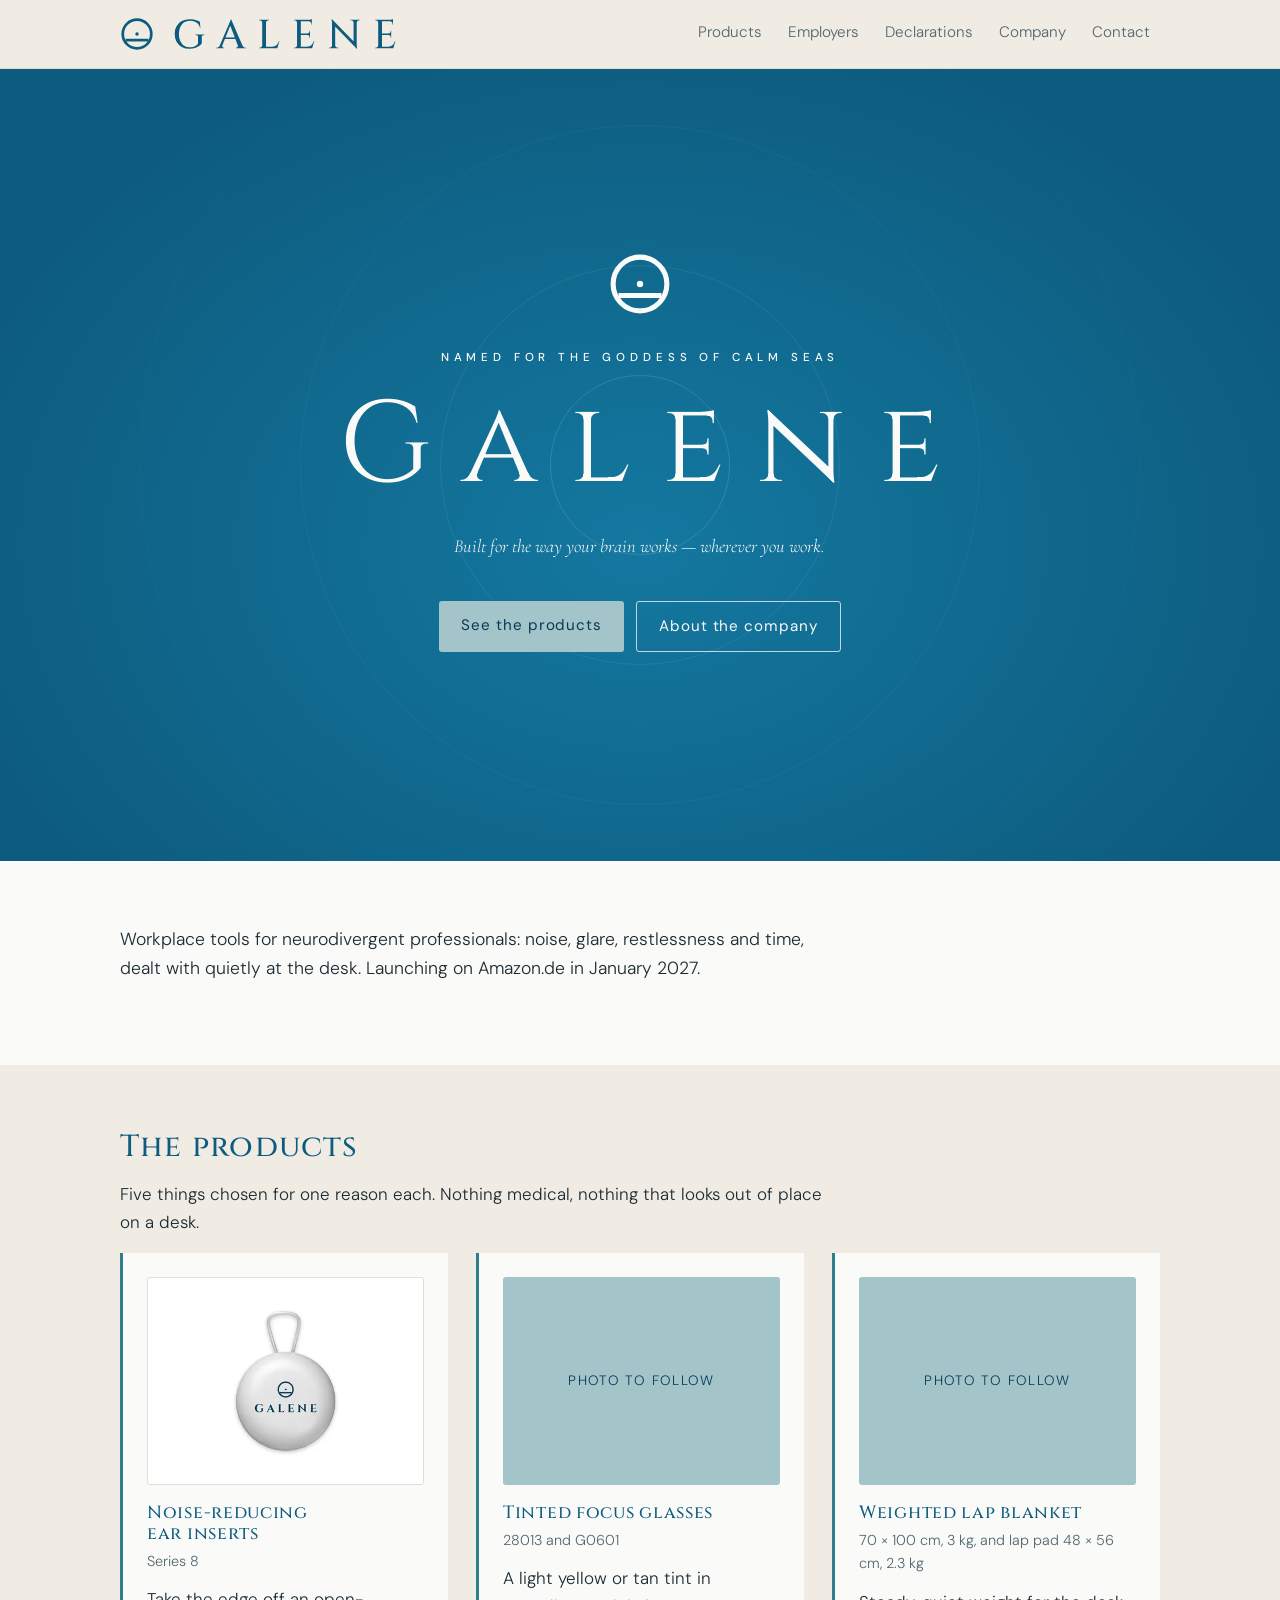
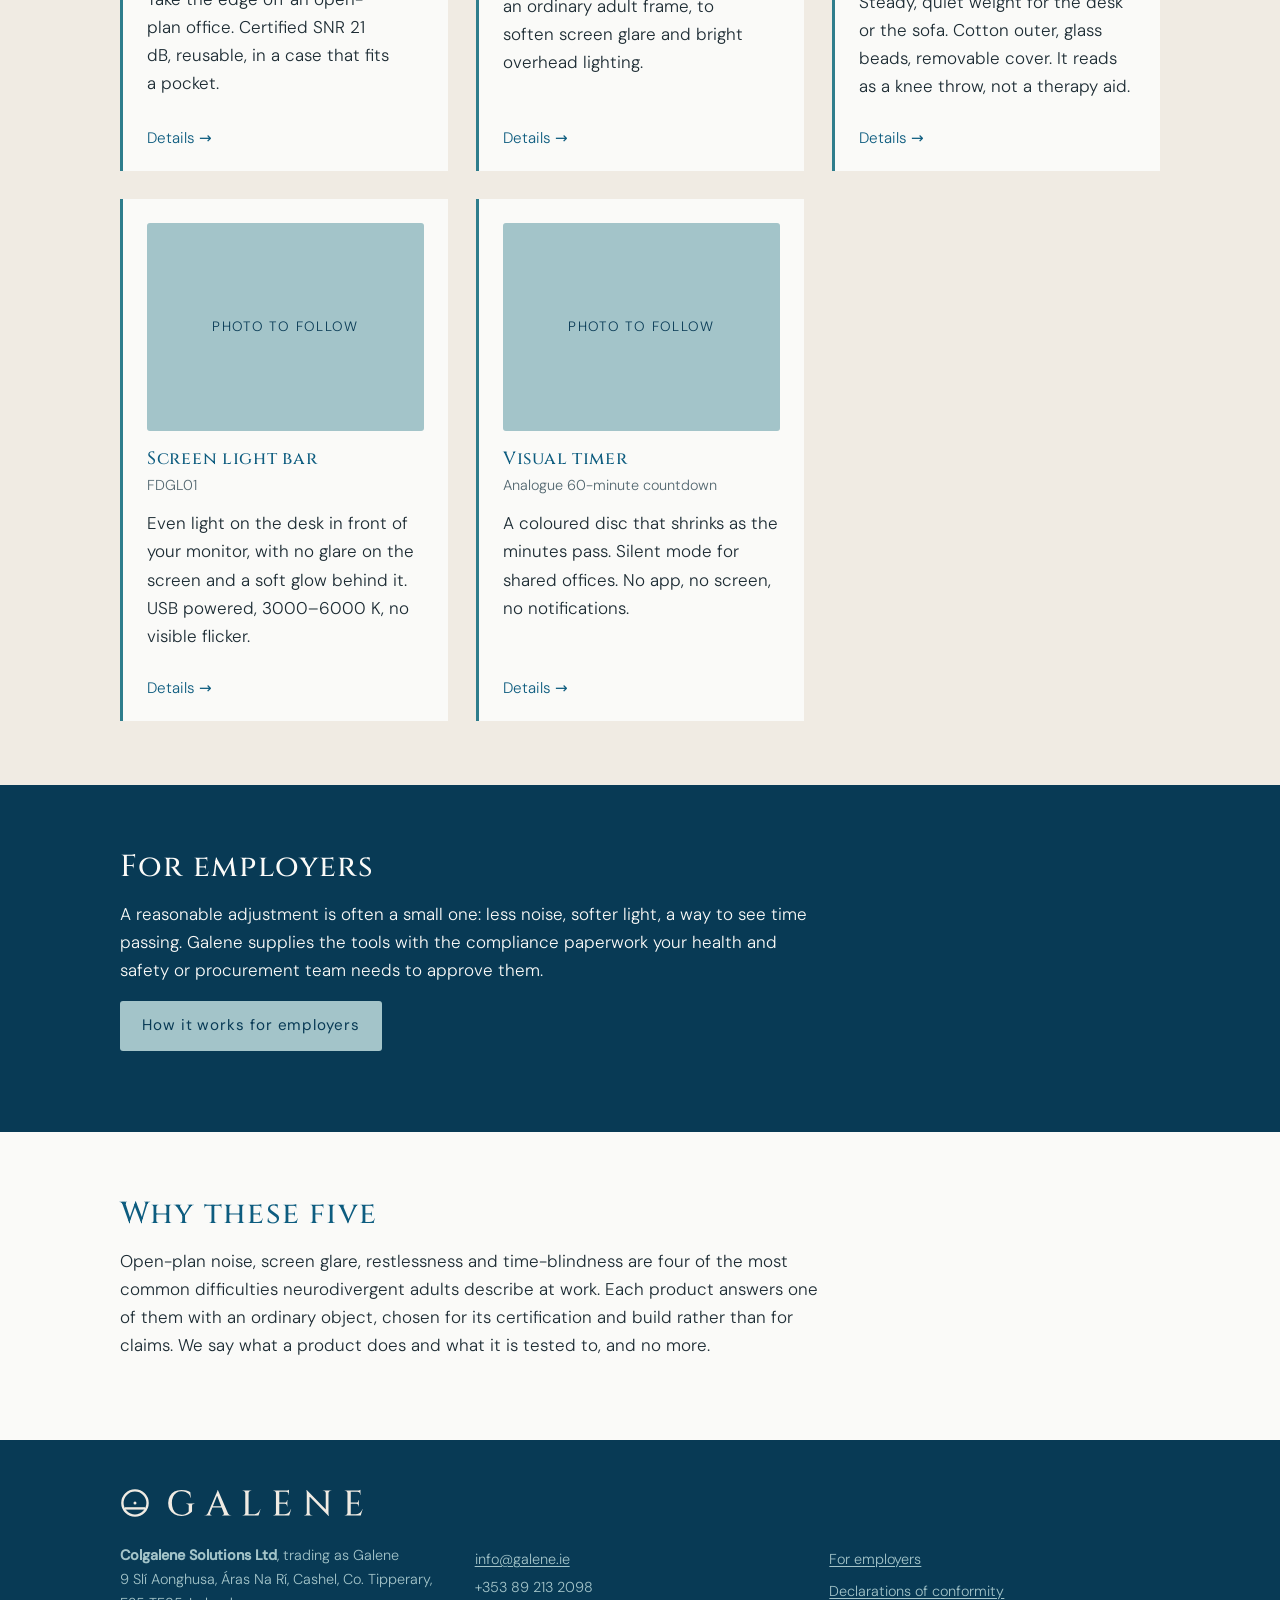
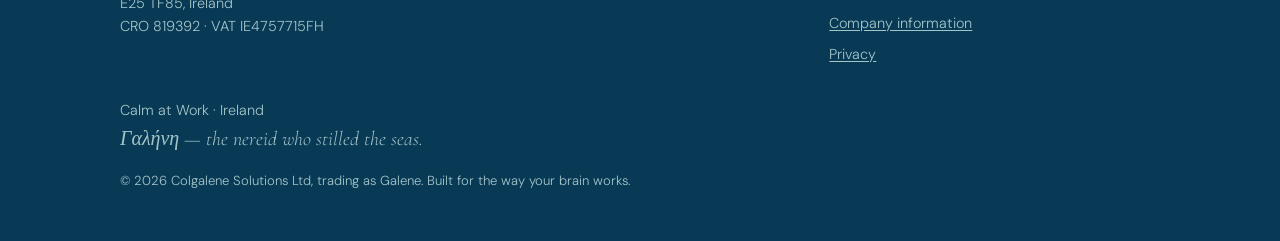
<file: index.html>
<!doctype html><html lang="en"><head><meta charset="utf-8"><meta name="viewport" content="width=device-width,initial-scale=1">
<title>Galene — built for the way your brain works</title><meta name="description" content="Workplace tools for neurodivergent professionals. Ear inserts, tinted focus glasses, weighted lap blanket, screen light bar and visual timer. Launching on Amazon.de January 2027."><link rel="canonical" href="https://galene.ie/">
<link rel="icon" href="/assets/img/favicon.ico" sizes="32x32"><link rel="icon" href="/assets/img/favicon-32.svg" type="image/svg+xml"><link rel="apple-touch-icon" href="/assets/img/icon-180.png">
<meta http-equiv="Content-Security-Policy" content="default-src 'none'; style-src 'unsafe-inline'; img-src 'self' data:; font-src 'self'; connect-src 'self'; script-src 'inline-speculation-rules'; manifest-src 'self'; base-uri 'self'; form-action 'none'"><meta name="referrer" content="strict-origin-when-cross-origin"><meta name="theme-color" content="#F0EBE3"><meta name="color-scheme" content="light"><meta property="og:type" content="website"><meta property="og:site_name" content="Galene"><meta property="og:title" content="Galene — built for the way your brain works"><meta property="og:description" content="Workplace tools for neurodivergent professionals. Ear inserts, tinted focus glasses, weighted lap blanket, screen light bar and visual timer. Launching on Amazon.de January 2027."><meta property="og:url" content="https://galene.ie/"><meta property="og:image" content="https://galene.ie/assets/img/icon-512.png"><meta name="twitter:card" content="summary">
<link rel="preload" as="font" type="font/woff2" href="/assets/fonts/DMSans-normal-400-latin.woff2" crossorigin><link rel="preload" as="font" type="font/woff2" href="/assets/fonts/Cinzel-normal-400-latin.woff2" crossorigin>
<style>/* latin-ext */ @font-face { font-family: 'Cinzel'; font-style: normal; font-weight: 400 700; font-display: swap; src:url(/assets/fonts/Cinzel-normal-400-latin-ext.woff2) format('woff2'); unicode-range: U+0100-02BA, U+02BD-02C5, U+02C7-02CC, U+02CE-02D7, U+02DD-02FF, U+0304, U+0308, U+0329, U+1D00-1DBF, U+1E00-1E9F, U+1EF2-1EFF, U+2020, U+20A0-20AB, U+20AD-20C4, U+2113, U+2C60-2C7F, U+A720-A7FF; } /* latin */ @font-face { font-family: 'Cinzel'; font-style: normal; font-weight: 400 700; font-display: swap; src:url(/assets/fonts/Cinzel-normal-400-latin.woff2) format('woff2'); unicode-range: U+0000-00FF, U+0131, U+0152-0153, U+02BB-02BC, U+02C6, U+02DA, U+02DC, U+0304, U+0308, U+0329, U+2000-206F, U+20AC, U+2122, U+2191, U+2193, U+2212, U+2215, U+FEFF, U+FFFD; } /* latin-ext */ @font-face { font-family: 'Cormorant Garamond'; font-style: italic; font-weight: 300; font-display: swap; src:url(/assets/fonts/CormorantGaramond-italic-300-latin-ext.woff2) format('woff2'); unicode-range: U+0100-02BA, U+02BD-02C5, U+02C7-02CC, U+02CE-02D7, U+02DD-02FF, U+0304, U+0308, U+0329, U+1D00-1DBF, U+1E00-1E9F, U+1EF2-1EFF, U+2020, U+20A0-20AB, U+20AD-20C4, U+2113, U+2C60-2C7F, U+A720-A7FF; } /* latin */ @font-face { font-family: 'Cormorant Garamond'; font-style: italic; font-weight: 300; font-display: swap; src:url(/assets/fonts/CormorantGaramond-italic-300-latin.woff2) format('woff2'); unicode-range: U+0000-00FF, U+0131, U+0152-0153, U+02BB-02BC, U+02C6, U+02DA, U+02DC, U+0304, U+0308, U+0329, U+2000-206F, U+20AC, U+2122, U+2191, U+2193, U+2212, U+2215, U+FEFF, U+FFFD; } /* latin-ext */ @font-face { font-family: 'DM Sans'; font-style: normal; font-weight: 300 500; font-display: swap; src:url(/assets/fonts/DMSans-normal-400-latin-ext.woff2) format('woff2'); unicode-range: U+0100-02BA, U+02BD-02C5, U+02C7-02CC, U+02CE-02D7, U+02DD-02FF, U+0304, U+0308, U+0329, U+1D00-1DBF, U+1E00-1E9F, U+1EF2-1EFF, U+2020, U+20A0-20AB, U+20AD-20C4, U+2113, U+2C60-2C7F, U+A720-A7FF; } /* latin */ @font-face { font-family: 'DM Sans'; font-style: normal; font-weight: 300 500; font-display: swap; src:url(/assets/fonts/DMSans-normal-400-latin.woff2) format('woff2'); unicode-range: U+0000-00FF, U+0131, U+0152-0153, U+02BB-02BC, U+02C6, U+02DA, U+02DC, U+0304, U+0308, U+0329, U+2000-206F, U+20AC, U+2122, U+2191, U+2193, U+2212, U+2215, U+FEFF, U+FFFD; }
:root{--tide:#0D5C7F;--tide-mid:#1478A0;--deep:#083A55;--teal:#2E7D8C;--seafoam:#A3C4C9;--linen:#F0EBE3;--white:#FAFAF8;--stone:#536770;--ink:#1C2B33;--sand:#C4A882;--line:#e2dcd2;color-scheme:light}
*{box-sizing:border-box}
html{-webkit-text-size-adjust:100%;text-size-adjust:100%;scroll-padding-top:100px}
body{margin:0;background:var(--linen);color:var(--ink);font:300 1.0625rem/1.65 "DM Sans",system-ui,sans-serif}
h1,h2,h3{font-family:Cinzel,serif;font-weight:500;color:var(--tide);letter-spacing:.04em;line-height:1.2;margin:0 0 .5em;text-wrap:balance}
h1{font-size:clamp(1.9rem,4vw,2.9rem)}h2{font-size:clamp(1.4rem,2.6vw,1.9rem)}h3,.h3{font-size:1.1rem}
a{color:var(--tide);text-underline-offset:.15em}p{margin:0 0 1em;text-wrap:pretty}
:focus-visible{outline:2px solid var(--tide);outline-offset:3px;border-radius:2px}.hero :focus-visible,footer :focus-visible{outline-color:var(--white)}
.skip{position:absolute;left:12px;top:-80px;background:var(--deep);color:var(--white);padding:10px 16px;border-radius:3px;z-index:10;text-decoration:none}.skip:focus{top:12px}
.vh{position:absolute;width:1px;height:1px;overflow:hidden;clip-path:inset(50%);white-space:nowrap}
.wrap{max-width:1080px;margin:0 auto;padding:0 20px}
header{background:var(--linen);border-bottom:1px solid var(--line);position:sticky;top:0;z-index:5}
.hdr{display:flex;align-items:center;justify-content:space-between;height:68px;gap:16px}
.hdr img{height:34px;width:auto;display:block}
nav{display:flex;gap:6px;font-size:.95rem}nav a{color:var(--stone);text-decoration:none;display:inline-flex;align-items:center;min-height:44px;padding:0 10px;border-bottom:2px solid transparent}nav a:hover{color:var(--tide)}nav a[aria-current]{color:var(--tide);border-bottom-color:var(--tide)}
.hero{background:radial-gradient(ellipse at 50% 60%,#1478A0 0%,#0D5C7F 78%);color:var(--white);position:relative;overflow:hidden;padding:88px 0 96px}.hero .wrap{position:relative}
.hero h1{color:var(--white)}.hero p{max-width:40rem;font-size:1.15rem}
.ripples{position:absolute;inset:0;display:flex;align-items:center;justify-content:center;pointer-events:none}.ripple{position:absolute;border-radius:50%;border:1px solid rgba(163,196,201,.22)}.ripple:nth-child(1){width:180px;height:180px}.ripple:nth-child(2){width:400px;height:400px;opacity:.55}.ripple:nth-child(3){width:680px;height:680px;opacity:.28}.ripple:nth-child(4){width:1000px;height:1000px;opacity:.12}.hero-home{min-height:88vh;min-height:88svh;display:flex;align-items:center;text-align:center}.hero-home .wrap{display:flex;flex-direction:column;align-items:center}.hero-mark{width:64px;height:64px;margin-bottom:32px}.hero-title{font-family:Cinzel,serif;font-weight:400;font-size:clamp(2.6rem,9vw,8rem);letter-spacing:.28em;color:var(--white);line-height:1;margin:0 0 28px;padding-left:.28em}.hero-sub{font-family:"Cormorant Garamond",serif;font-style:italic;font-weight:300;font-size:clamp(1.3rem,2.5vw,1.9rem);color:var(--white);line-height:1.55;max-width:540px;margin:0 auto 40px}.quote{font-family:"Cormorant Garamond",serif;font-style:italic;font-size:1.25rem;color:var(--stone)}
.eyebrow{font-size:.72rem;font-weight:500;letter-spacing:.42em;text-transform:uppercase;color:var(--white);margin-bottom:22px}
.cta{display:flex;gap:12px;flex-wrap:wrap}.hero-home .cta{justify-content:center}
.btn{display:inline-block;padding:12px 22px;border-radius:3px;text-decoration:none;font-weight:400;letter-spacing:.06em;font-size:.95rem}
.btn-sea{background:var(--seafoam);color:var(--deep)}.btn-sea:hover{background:var(--white)}
.btn-dark{background:var(--tide);color:var(--white)}.btn-dark:hover{background:var(--teal)}
.btn-ghost{border:1px solid rgba(250,250,248,.75);color:var(--white)}.btn-ghost:hover{border-color:var(--white);background:rgba(250,250,248,.08)}
.btn-soon{border:1px dashed rgba(250,250,248,.75);color:var(--white);cursor:default}
section{padding:64px 0}section.alt{background:var(--white)}
.grid{display:grid;gap:28px;grid-template-columns:repeat(auto-fit,minmax(260px,1fr))}
.split{display:grid;gap:28px;grid-template-columns:minmax(0,1fr) minmax(0,1fr);align-items:start}
.card{background:var(--white);border-left:3px solid var(--teal);padding:24px 24px 20px;display:flex;flex-direction:column;transition:transform .2s ease,box-shadow .2s ease}.card:hover{transform:translateY(-2px);box-shadow:0 10px 28px rgba(8,58,85,.09)}
.card h2,.card h3{margin:0 0 .25em}.card .sub{color:var(--stone);font-size:.9rem;margin-bottom:.8em}.card p{flex:1}
.card a.more{text-decoration:none;font-size:.95rem;display:inline-flex;align-items:center;min-height:44px;margin-bottom:-10px}.card a.more:hover{text-decoration:underline}
.ph{background:var(--seafoam);aspect-ratio:4/3;border-radius:3px;display:flex;align-items:center;justify-content:center;color:var(--deep);font-size:.85rem;letter-spacing:.1em;text-transform:uppercase;margin-bottom:18px}.ph-sq{aspect-ratio:1}
.ph-img{width:100%;height:auto;aspect-ratio:4/3;object-fit:contain;background:#fff;border-radius:3px;border:1px solid var(--line);display:block;margin-bottom:18px}.pfig{margin:0}.pfig img{width:100%;height:auto;aspect-ratio:1;object-fit:contain;background:#fff;border-radius:3px;border:1px solid var(--line);display:block}.pfig figcaption{margin-top:8px}
dl.facts{display:grid;grid-template-columns:max-content minmax(0,1fr);gap:8px 22px;margin:0}dl.facts dt{color:var(--stone);font-weight:400}dl.facts dd{margin:0;overflow-wrap:anywhere}
.note{background:var(--white);border-left:3px solid var(--sand);padding:16px 20px;margin:24px 0}
table{border-collapse:collapse;width:100%;font-size:.95rem}th,td{text-align:left;vertical-align:top;padding:10px 12px;border-bottom:1px solid var(--line);overflow-wrap:anywhere}thead th{color:var(--stone);font-weight:400}tbody th{font-weight:500}tbody th a{display:inline-block;padding:4px 0}
footer{background:var(--deep);color:var(--seafoam);padding:48px 0 36px;font-size:.9rem}
footer img{height:30px;width:auto;margin-bottom:18px}footer a{color:var(--seafoam);display:inline-block;padding:4px 0}footer .cols{display:grid;gap:24px;grid-template-columns:repeat(auto-fit,minmax(220px,1fr))}footer .tag{margin-top:28px}footer .quote{color:var(--seafoam)}footer .fine{font-size:.82rem}
.small{font-size:.85rem;color:var(--stone)}
.pts{display:grid;gap:28px 56px;grid-template-columns:repeat(auto-fit,minmax(min(100%,400px),1fr));margin-top:28px}.pts h3{margin-bottom:.35em}.pts p{margin:0}
.steps{list-style:none;padding:0;margin:28px 0 0;counter-reset:s;display:grid;gap:28px;grid-template-columns:repeat(auto-fit,minmax(240px,1fr))}.steps li{counter-increment:s;border-top:2px solid var(--teal);padding-top:14px}.steps li::before{content:counter(s,decimal-leading-zero);font-family:Cinzel,serif;font-size:1.5rem;color:var(--tide);display:block;margin-bottom:6px}.steps strong{font-weight:500}
.band{background:var(--deep);color:var(--white)}.band h2{color:var(--white)}.band p{max-width:44rem}.band .small{color:var(--seafoam)}.band a:not(.btn){color:var(--white)}.band :focus-visible{outline-color:var(--white)}
.lead{max-width:44rem;font-size:1.1rem}
@view-transition{navigation:auto}
@media(max-width:860px){.hero-home{min-height:70vh;min-height:70svh}.hdr{height:auto;padding:8px 20px 0;flex-wrap:wrap;gap:0 16px}.hdr img{height:24px}nav{width:100%;justify-content:space-between;gap:0;font-size:clamp(.72rem,3.5vw,.82rem)}nav a{padding:0}.hero{padding:60px 0 64px}.split{grid-template-columns:minmax(0,1fr)}dl.facts{grid-template-columns:minmax(0,1fr);gap:2px 0}dl.facts dd{margin-bottom:10px}
table,thead,tbody,tr,th,td{display:block}thead{position:absolute;width:1px;height:1px;overflow:hidden;clip-path:inset(50%)}tbody tr{background:var(--white);border-left:3px solid var(--teal);padding:14px 16px;margin-bottom:16px}tbody th,tbody td{border:0;padding:6px 0}td[data-label]::before{content:attr(data-label);display:block;font-size:.74rem;font-weight:500;letter-spacing:.08em;text-transform:uppercase;color:var(--stone)}}
@media(prefers-reduced-motion:reduce){.card{transition:none}.card:hover{transform:none}::view-transition-group(*),::view-transition-old(*),::view-transition-new(*){animation:none!important}}
</style>
<script type="speculationrules">{"prefetch":[{"where":{"and":[{"href_matches":"/*"},{"not":{"selector_matches":"[rel~=nofollow]"}}]},"eagerness":"moderate"}]}</script><script type="application/ld+json">{"@context":"https://schema.org","@type":"Organization","@id":"https://galene.ie/#org","name":"Galene","legalName":"Colgalene Solutions Ltd","url":"https://galene.ie/","logo":"https://galene.ie/assets/img/icon-512.png","description":"Workplace tools for neurodivergent professionals: noise, glare, restlessness and time, dealt with quietly at the desk.","email":"info@galene.ie","telephone":"+353 89 213 2098","vatID":"IE4757715FH","identifier":{"@type":"PropertyValue","propertyID":"CRO company number (Ireland)","value":"819392"},"founder":{"@type":"Person","name":"Colin Browne"},"address":{"@type":"PostalAddress","streetAddress":"9 Slí Aonghusa, Áras Na Rí","addressLocality":"Cashel","addressRegion":"Co. Tipperary","postalCode":"E25 TF85","addressCountry":"IE"},"sameAs":["https://www.linkedin.com/company/galene-ie"]}</script><script type="application/ld+json">{"@context":"https://schema.org","@type":"WebSite","name":"Galene","url":"https://galene.ie/","publisher":{"@id":"https://galene.ie/#org"},"inLanguage":"en-IE"}</script></head><body>
<a class="skip" href="#main">Skip to content</a>
<header><div class="wrap hdr"><a href="/"><img src="/assets/img/galene-lockup-horizontal-tide.svg" alt="Galene home" width="277" height="34"></a><nav aria-label="Main"><a href="/products/">Products</a><a href="/employers/">Employers</a><a href="/doc/">Declarations</a><a href="/company/">Company</a><a href="/contact/">Contact</a></nav></div></header>
<main id="main">
<div class="hero hero-home"><div class="ripples" aria-hidden="true"><div class="ripple"></div><div class="ripple"></div><div class="ripple"></div><div class="ripple"></div></div><div class="wrap"><svg class="hero-mark" viewBox="0 0 100 100" aria-hidden="true"><circle cx="50" cy="50" r="42" fill="none" stroke="#FAFAF8" stroke-width="8"/><line x1="16.534" y1="68" x2="83.466" y2="68" stroke="#FAFAF8" stroke-width="8"/><circle cx="50" cy="50" r="5" fill="#FAFAF8"/></svg><div class="eyebrow">Named for the goddess of calm seas</div><h1 class="hero-title">Galene</h1><p class="hero-sub">Built for the way your brain works — wherever you work.</p><p class="cta"><a class="btn btn-sea" href="/products/">See the products</a><a class="btn btn-ghost" href="/company/">About the company</a></p></div></div><section class="alt"><div class="wrap"><p style="max-width:44rem;font-size:1.1rem">Workplace tools for neurodivergent professionals: noise, glare, restlessness and time, dealt with quietly at the desk. Launching on Amazon.de in January 2027.</p></div></section><section><div class="wrap"><h2>The products</h2><p style="max-width:44rem">Five things chosen for one reason each. Nothing medical, nothing that looks out of place on a desk.</p><div class="grid"><article class="card"><picture><source type="image/webp" srcset="/assets/img/products/ear-inserts-card-half.webp 480w, /assets/img/products/ear-inserts-card.webp 960w" sizes="(max-width:860px) 90vw, 330px"><img class="ph-img" src="/assets/img/products/ear-inserts-card.jpg" alt="" loading="lazy" decoding="async" width="960" height="720"></picture><h3>Noise-reducing ear inserts</h3><div class="sub">Series 8</div><p>Take the edge off an open-plan office. Certified SNR 21 dB, reusable, in a case that fits a pocket.</p><a class="more" href="/products/ear-inserts/">Details<span class="vh">: Noise-reducing ear inserts</span>&nbsp;<span aria-hidden="true">→</span></a></article><article class="card"><div class="ph">Photo to follow</div><h3>Tinted focus glasses</h3><div class="sub">28013 and G0601</div><p>A light yellow or tan tint in an ordinary adult frame, to soften screen glare and bright overhead lighting.</p><a class="more" href="/products/focus-glasses/">Details<span class="vh">: Tinted focus glasses</span>&nbsp;<span aria-hidden="true">→</span></a></article><article class="card"><div class="ph">Photo to follow</div><h3>Weighted lap blanket</h3><div class="sub">70 × 100 cm, 3 kg, and lap pad 48 × 56 cm, 2.3 kg</div><p>Steady, quiet weight for the desk or the sofa. Cotton outer, glass beads, removable cover. It reads as a knee throw, not a therapy aid.</p><a class="more" href="/products/weighted-lap-blanket/">Details<span class="vh">: Weighted lap blanket</span>&nbsp;<span aria-hidden="true">→</span></a></article><article class="card"><div class="ph">Photo to follow</div><h3>Screen light bar</h3><div class="sub">FDGL01</div><p>Even light on the desk in front of your monitor, with no glare on the screen and a soft glow behind it. USB powered, 3000–6000 K, no visible flicker.</p><a class="more" href="/products/screen-light-bar/">Details<span class="vh">: Screen light bar</span>&nbsp;<span aria-hidden="true">→</span></a></article><article class="card"><div class="ph">Photo to follow</div><h3>Visual timer</h3><div class="sub">Analogue 60-minute countdown</div><p>A coloured disc that shrinks as the minutes pass. Silent mode for shared offices. No app, no screen, no notifications.</p><a class="more" href="/products/visual-timer/">Details<span class="vh">: Visual timer</span>&nbsp;<span aria-hidden="true">→</span></a></article></div></div></section><section class="band"><div class="wrap"><h2>For employers</h2><p>A reasonable adjustment is often a small one: less noise, softer light, a way to see time passing. Galene supplies the tools with the compliance paperwork your health and safety or procurement team needs to approve them.</p><p class="cta"><a class="btn btn-sea" href="/employers/">How it works for employers</a></p></div></section><section class="alt"><div class="wrap"><h2>Why these five</h2><p style="max-width:44rem">Open-plan noise, screen glare, restlessness and time-blindness are four of the most common difficulties neurodivergent adults describe at work. Each product answers one of them with an ordinary object, chosen for its certification and build rather than for claims. We say what a product does and what it is tested to, and no more.</p></div></section>
</main>
<footer><div class="wrap"><img src="/assets/img/galene-lockup-horizontal-linen.svg" alt="Galene" width="244" height="30" loading="lazy"><div class="cols">
<div><strong>Colgalene Solutions Ltd</strong>, trading as Galene<br>9 Slí Aonghusa, Áras Na Rí, Cashel, Co. Tipperary, E25 TF85, Ireland<br>CRO 819392 · VAT IE4757715FH</div>
<div><a href="mailto:info@galene.ie">info@galene.ie</a><br>+353 89 213 2098</div>
<div><a href="/employers/">For employers</a><br><a href="/doc/">Declarations of conformity</a><br><a href="/company/">Company information</a><br><a href="/privacy/">Privacy</a></div>
</div><p class="tag">Calm at Work · Ireland<br><span class="quote"><span lang="el">Γαλήνη</span> — the nereid who stilled the seas.</span></p><p class="fine">© 2026 Colgalene Solutions Ltd, trading as Galene. Built for the way your brain works.</p></div></footer>
</body></html>
</file>
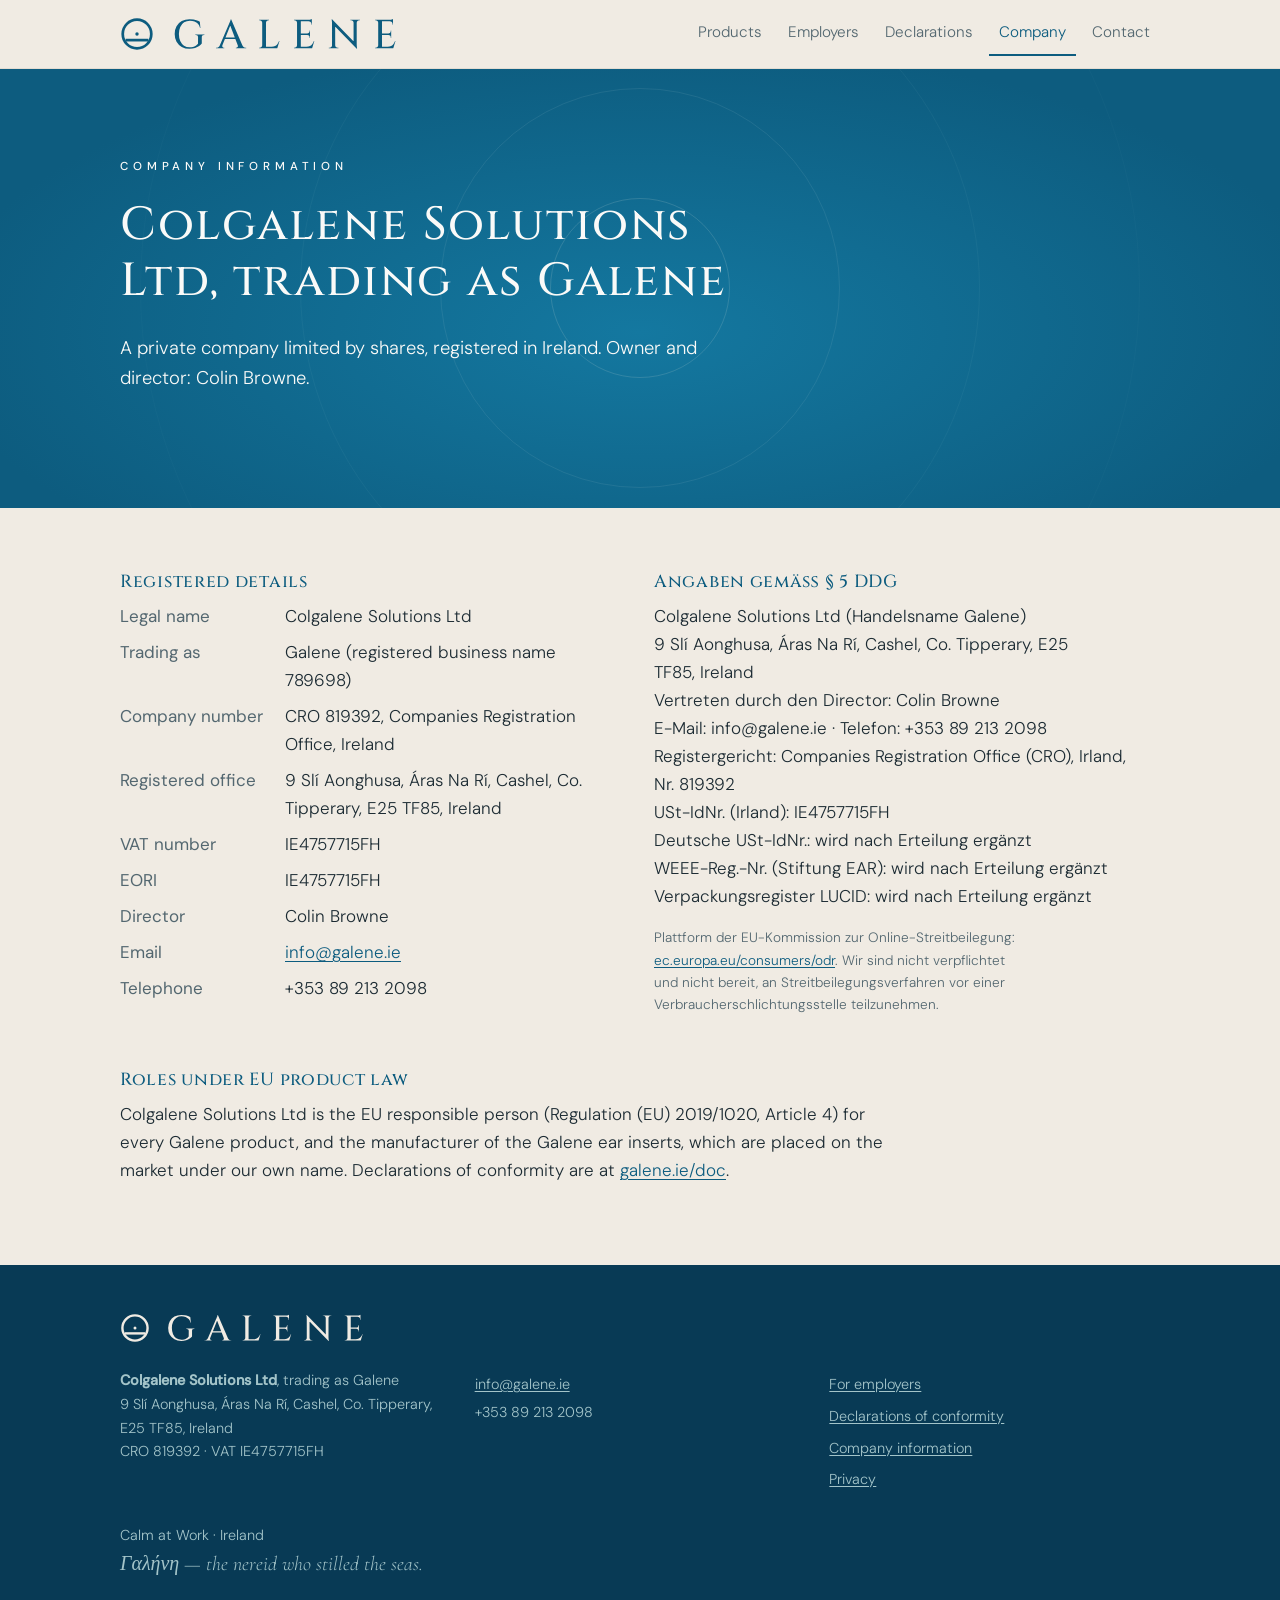
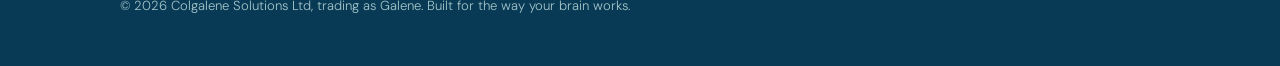
<file: company/index.html>
<!doctype html><html lang="en"><head><meta charset="utf-8"><meta name="viewport" content="width=device-width,initial-scale=1">
<title>Company information — Galene</title><meta name="description" content="Colgalene Solutions Ltd, trading as Galene: registered details, Impressum, EU responsible person."><link rel="canonical" href="https://galene.ie/company/">
<link rel="icon" href="/assets/img/favicon.ico" sizes="32x32"><link rel="icon" href="/assets/img/favicon-32.svg" type="image/svg+xml"><link rel="apple-touch-icon" href="/assets/img/icon-180.png">
<meta http-equiv="Content-Security-Policy" content="default-src 'none'; style-src 'unsafe-inline'; img-src 'self' data:; font-src 'self'; connect-src 'self'; script-src 'inline-speculation-rules'; manifest-src 'self'; base-uri 'self'; form-action 'none'"><meta name="referrer" content="strict-origin-when-cross-origin"><meta name="theme-color" content="#F0EBE3"><meta name="color-scheme" content="light"><meta property="og:type" content="website"><meta property="og:site_name" content="Galene"><meta property="og:title" content="Company information — Galene"><meta property="og:description" content="Colgalene Solutions Ltd, trading as Galene: registered details, Impressum, EU responsible person."><meta property="og:url" content="https://galene.ie/company/"><meta property="og:image" content="https://galene.ie/assets/img/icon-512.png"><meta name="twitter:card" content="summary">
<link rel="preload" as="font" type="font/woff2" href="/assets/fonts/DMSans-normal-400-latin.woff2" crossorigin><link rel="preload" as="font" type="font/woff2" href="/assets/fonts/Cinzel-normal-400-latin.woff2" crossorigin>
<style>/* latin-ext */ @font-face { font-family: 'Cinzel'; font-style: normal; font-weight: 400 700; font-display: swap; src:url(/assets/fonts/Cinzel-normal-400-latin-ext.woff2) format('woff2'); unicode-range: U+0100-02BA, U+02BD-02C5, U+02C7-02CC, U+02CE-02D7, U+02DD-02FF, U+0304, U+0308, U+0329, U+1D00-1DBF, U+1E00-1E9F, U+1EF2-1EFF, U+2020, U+20A0-20AB, U+20AD-20C4, U+2113, U+2C60-2C7F, U+A720-A7FF; } /* latin */ @font-face { font-family: 'Cinzel'; font-style: normal; font-weight: 400 700; font-display: swap; src:url(/assets/fonts/Cinzel-normal-400-latin.woff2) format('woff2'); unicode-range: U+0000-00FF, U+0131, U+0152-0153, U+02BB-02BC, U+02C6, U+02DA, U+02DC, U+0304, U+0308, U+0329, U+2000-206F, U+20AC, U+2122, U+2191, U+2193, U+2212, U+2215, U+FEFF, U+FFFD; } /* latin-ext */ @font-face { font-family: 'Cormorant Garamond'; font-style: italic; font-weight: 300; font-display: swap; src:url(/assets/fonts/CormorantGaramond-italic-300-latin-ext.woff2) format('woff2'); unicode-range: U+0100-02BA, U+02BD-02C5, U+02C7-02CC, U+02CE-02D7, U+02DD-02FF, U+0304, U+0308, U+0329, U+1D00-1DBF, U+1E00-1E9F, U+1EF2-1EFF, U+2020, U+20A0-20AB, U+20AD-20C4, U+2113, U+2C60-2C7F, U+A720-A7FF; } /* latin */ @font-face { font-family: 'Cormorant Garamond'; font-style: italic; font-weight: 300; font-display: swap; src:url(/assets/fonts/CormorantGaramond-italic-300-latin.woff2) format('woff2'); unicode-range: U+0000-00FF, U+0131, U+0152-0153, U+02BB-02BC, U+02C6, U+02DA, U+02DC, U+0304, U+0308, U+0329, U+2000-206F, U+20AC, U+2122, U+2191, U+2193, U+2212, U+2215, U+FEFF, U+FFFD; } /* latin-ext */ @font-face { font-family: 'DM Sans'; font-style: normal; font-weight: 300 500; font-display: swap; src:url(/assets/fonts/DMSans-normal-400-latin-ext.woff2) format('woff2'); unicode-range: U+0100-02BA, U+02BD-02C5, U+02C7-02CC, U+02CE-02D7, U+02DD-02FF, U+0304, U+0308, U+0329, U+1D00-1DBF, U+1E00-1E9F, U+1EF2-1EFF, U+2020, U+20A0-20AB, U+20AD-20C4, U+2113, U+2C60-2C7F, U+A720-A7FF; } /* latin */ @font-face { font-family: 'DM Sans'; font-style: normal; font-weight: 300 500; font-display: swap; src:url(/assets/fonts/DMSans-normal-400-latin.woff2) format('woff2'); unicode-range: U+0000-00FF, U+0131, U+0152-0153, U+02BB-02BC, U+02C6, U+02DA, U+02DC, U+0304, U+0308, U+0329, U+2000-206F, U+20AC, U+2122, U+2191, U+2193, U+2212, U+2215, U+FEFF, U+FFFD; }
:root{--tide:#0D5C7F;--tide-mid:#1478A0;--deep:#083A55;--teal:#2E7D8C;--seafoam:#A3C4C9;--linen:#F0EBE3;--white:#FAFAF8;--stone:#536770;--ink:#1C2B33;--sand:#C4A882;--line:#e2dcd2;color-scheme:light}
*{box-sizing:border-box}
html{-webkit-text-size-adjust:100%;text-size-adjust:100%;scroll-padding-top:100px}
body{margin:0;background:var(--linen);color:var(--ink);font:300 1.0625rem/1.65 "DM Sans",system-ui,sans-serif}
h1,h2,h3{font-family:Cinzel,serif;font-weight:500;color:var(--tide);letter-spacing:.04em;line-height:1.2;margin:0 0 .5em;text-wrap:balance}
h1{font-size:clamp(1.9rem,4vw,2.9rem)}h2{font-size:clamp(1.4rem,2.6vw,1.9rem)}h3,.h3{font-size:1.1rem}
a{color:var(--tide);text-underline-offset:.15em}p{margin:0 0 1em;text-wrap:pretty}
:focus-visible{outline:2px solid var(--tide);outline-offset:3px;border-radius:2px}.hero :focus-visible,footer :focus-visible{outline-color:var(--white)}
.skip{position:absolute;left:12px;top:-80px;background:var(--deep);color:var(--white);padding:10px 16px;border-radius:3px;z-index:10;text-decoration:none}.skip:focus{top:12px}
.vh{position:absolute;width:1px;height:1px;overflow:hidden;clip-path:inset(50%);white-space:nowrap}
.wrap{max-width:1080px;margin:0 auto;padding:0 20px}
header{background:var(--linen);border-bottom:1px solid var(--line);position:sticky;top:0;z-index:5}
.hdr{display:flex;align-items:center;justify-content:space-between;height:68px;gap:16px}
.hdr img{height:34px;width:auto;display:block}
nav{display:flex;gap:6px;font-size:.95rem}nav a{color:var(--stone);text-decoration:none;display:inline-flex;align-items:center;min-height:44px;padding:0 10px;border-bottom:2px solid transparent}nav a:hover{color:var(--tide)}nav a[aria-current]{color:var(--tide);border-bottom-color:var(--tide)}
.hero{background:radial-gradient(ellipse at 50% 60%,#1478A0 0%,#0D5C7F 78%);color:var(--white);position:relative;overflow:hidden;padding:88px 0 96px}.hero .wrap{position:relative}
.hero h1{color:var(--white)}.hero p{max-width:40rem;font-size:1.15rem}
.ripples{position:absolute;inset:0;display:flex;align-items:center;justify-content:center;pointer-events:none}.ripple{position:absolute;border-radius:50%;border:1px solid rgba(163,196,201,.22)}.ripple:nth-child(1){width:180px;height:180px}.ripple:nth-child(2){width:400px;height:400px;opacity:.55}.ripple:nth-child(3){width:680px;height:680px;opacity:.28}.ripple:nth-child(4){width:1000px;height:1000px;opacity:.12}.hero-home{min-height:88vh;min-height:88svh;display:flex;align-items:center;text-align:center}.hero-home .wrap{display:flex;flex-direction:column;align-items:center}.hero-mark{width:64px;height:64px;margin-bottom:32px}.hero-title{font-family:Cinzel,serif;font-weight:400;font-size:clamp(2.6rem,9vw,8rem);letter-spacing:.28em;color:var(--white);line-height:1;margin:0 0 28px;padding-left:.28em}.hero-sub{font-family:"Cormorant Garamond",serif;font-style:italic;font-weight:300;font-size:clamp(1.3rem,2.5vw,1.9rem);color:var(--white);line-height:1.55;max-width:540px;margin:0 auto 40px}.quote{font-family:"Cormorant Garamond",serif;font-style:italic;font-size:1.25rem;color:var(--stone)}
.eyebrow{font-size:.72rem;font-weight:500;letter-spacing:.42em;text-transform:uppercase;color:var(--white);margin-bottom:22px}
.cta{display:flex;gap:12px;flex-wrap:wrap}.hero-home .cta{justify-content:center}
.btn{display:inline-block;padding:12px 22px;border-radius:3px;text-decoration:none;font-weight:400;letter-spacing:.06em;font-size:.95rem}
.btn-sea{background:var(--seafoam);color:var(--deep)}.btn-sea:hover{background:var(--white)}
.btn-dark{background:var(--tide);color:var(--white)}.btn-dark:hover{background:var(--teal)}
.btn-ghost{border:1px solid rgba(250,250,248,.75);color:var(--white)}.btn-ghost:hover{border-color:var(--white);background:rgba(250,250,248,.08)}
.btn-soon{border:1px dashed rgba(250,250,248,.75);color:var(--white);cursor:default}
section{padding:64px 0}section.alt{background:var(--white)}
.grid{display:grid;gap:28px;grid-template-columns:repeat(auto-fit,minmax(260px,1fr))}
.split{display:grid;gap:28px;grid-template-columns:minmax(0,1fr) minmax(0,1fr);align-items:start}
.card{background:var(--white);border-left:3px solid var(--teal);padding:24px 24px 20px;display:flex;flex-direction:column;transition:transform .2s ease,box-shadow .2s ease}.card:hover{transform:translateY(-2px);box-shadow:0 10px 28px rgba(8,58,85,.09)}
.card h2,.card h3{margin:0 0 .25em}.card .sub{color:var(--stone);font-size:.9rem;margin-bottom:.8em}.card p{flex:1}
.card a.more{text-decoration:none;font-size:.95rem;display:inline-flex;align-items:center;min-height:44px;margin-bottom:-10px}.card a.more:hover{text-decoration:underline}
.ph{background:var(--seafoam);aspect-ratio:4/3;border-radius:3px;display:flex;align-items:center;justify-content:center;color:var(--deep);font-size:.85rem;letter-spacing:.1em;text-transform:uppercase;margin-bottom:18px}.ph-sq{aspect-ratio:1}
.ph-img{width:100%;height:auto;aspect-ratio:4/3;object-fit:contain;background:#fff;border-radius:3px;border:1px solid var(--line);display:block;margin-bottom:18px}.pfig{margin:0}.pfig img{width:100%;height:auto;aspect-ratio:1;object-fit:contain;background:#fff;border-radius:3px;border:1px solid var(--line);display:block}.pfig figcaption{margin-top:8px}
dl.facts{display:grid;grid-template-columns:max-content minmax(0,1fr);gap:8px 22px;margin:0}dl.facts dt{color:var(--stone);font-weight:400}dl.facts dd{margin:0;overflow-wrap:anywhere}
.note{background:var(--white);border-left:3px solid var(--sand);padding:16px 20px;margin:24px 0}
table{border-collapse:collapse;width:100%;font-size:.95rem}th,td{text-align:left;vertical-align:top;padding:10px 12px;border-bottom:1px solid var(--line);overflow-wrap:anywhere}thead th{color:var(--stone);font-weight:400}tbody th{font-weight:500}tbody th a{display:inline-block;padding:4px 0}
footer{background:var(--deep);color:var(--seafoam);padding:48px 0 36px;font-size:.9rem}
footer img{height:30px;width:auto;margin-bottom:18px}footer a{color:var(--seafoam);display:inline-block;padding:4px 0}footer .cols{display:grid;gap:24px;grid-template-columns:repeat(auto-fit,minmax(220px,1fr))}footer .tag{margin-top:28px}footer .quote{color:var(--seafoam)}footer .fine{font-size:.82rem}
.small{font-size:.85rem;color:var(--stone)}
.pts{display:grid;gap:28px 56px;grid-template-columns:repeat(auto-fit,minmax(min(100%,400px),1fr));margin-top:28px}.pts h3{margin-bottom:.35em}.pts p{margin:0}
.steps{list-style:none;padding:0;margin:28px 0 0;counter-reset:s;display:grid;gap:28px;grid-template-columns:repeat(auto-fit,minmax(240px,1fr))}.steps li{counter-increment:s;border-top:2px solid var(--teal);padding-top:14px}.steps li::before{content:counter(s,decimal-leading-zero);font-family:Cinzel,serif;font-size:1.5rem;color:var(--tide);display:block;margin-bottom:6px}.steps strong{font-weight:500}
.band{background:var(--deep);color:var(--white)}.band h2{color:var(--white)}.band p{max-width:44rem}.band .small{color:var(--seafoam)}.band a:not(.btn){color:var(--white)}.band :focus-visible{outline-color:var(--white)}
.lead{max-width:44rem;font-size:1.1rem}
@view-transition{navigation:auto}
@media(max-width:860px){.hero-home{min-height:70vh;min-height:70svh}.hdr{height:auto;padding:8px 20px 0;flex-wrap:wrap;gap:0 16px}.hdr img{height:24px}nav{width:100%;justify-content:space-between;gap:0;font-size:clamp(.72rem,3.5vw,.82rem)}nav a{padding:0}.hero{padding:60px 0 64px}.split{grid-template-columns:minmax(0,1fr)}dl.facts{grid-template-columns:minmax(0,1fr);gap:2px 0}dl.facts dd{margin-bottom:10px}
table,thead,tbody,tr,th,td{display:block}thead{position:absolute;width:1px;height:1px;overflow:hidden;clip-path:inset(50%)}tbody tr{background:var(--white);border-left:3px solid var(--teal);padding:14px 16px;margin-bottom:16px}tbody th,tbody td{border:0;padding:6px 0}td[data-label]::before{content:attr(data-label);display:block;font-size:.74rem;font-weight:500;letter-spacing:.08em;text-transform:uppercase;color:var(--stone)}}
@media(prefers-reduced-motion:reduce){.card{transition:none}.card:hover{transform:none}::view-transition-group(*),::view-transition-old(*),::view-transition-new(*){animation:none!important}}
</style>
<script type="speculationrules">{"prefetch":[{"where":{"and":[{"href_matches":"/*"},{"not":{"selector_matches":"[rel~=nofollow]"}}]},"eagerness":"moderate"}]}</script><script type="application/ld+json">{"@context":"https://schema.org","@type":"Organization","@id":"https://galene.ie/#org","name":"Galene","legalName":"Colgalene Solutions Ltd","url":"https://galene.ie/","logo":"https://galene.ie/assets/img/icon-512.png","description":"Workplace tools for neurodivergent professionals: noise, glare, restlessness and time, dealt with quietly at the desk.","email":"info@galene.ie","telephone":"+353 89 213 2098","vatID":"IE4757715FH","identifier":{"@type":"PropertyValue","propertyID":"CRO company number (Ireland)","value":"819392"},"founder":{"@type":"Person","name":"Colin Browne"},"address":{"@type":"PostalAddress","streetAddress":"9 Slí Aonghusa, Áras Na Rí","addressLocality":"Cashel","addressRegion":"Co. Tipperary","postalCode":"E25 TF85","addressCountry":"IE"},"sameAs":["https://www.linkedin.com/company/galene-ie"]}</script></head><body>
<a class="skip" href="#main">Skip to content</a>
<header><div class="wrap hdr"><a href="/"><img src="/assets/img/galene-lockup-horizontal-tide.svg" alt="Galene home" width="277" height="34"></a><nav aria-label="Main"><a href="/products/">Products</a><a href="/employers/">Employers</a><a href="/doc/">Declarations</a><a href="/company/" aria-current="page">Company</a><a href="/contact/">Contact</a></nav></div></header>
<main id="main">
<div class="hero"><div class="ripples" aria-hidden="true"><div class="ripple"></div><div class="ripple"></div><div class="ripple"></div><div class="ripple"></div></div><div class="wrap"><div class="eyebrow">Company information</div><h1>Colgalene Solutions Ltd, trading as Galene</h1><p>A private company limited by shares, registered in Ireland. Owner and director: Colin Browne.</p></div></div><section><div class="wrap"><div class="split"><div><h2 class="h3">Registered details</h2><dl class="facts">
<dt>Legal name</dt><dd>Colgalene Solutions Ltd</dd><dt>Trading as</dt><dd>Galene (registered business name 789698)</dd><dt>Company number</dt><dd>CRO 819392, Companies Registration Office, Ireland</dd>
<dt>Registered office</dt><dd>9 Slí Aonghusa, Áras Na Rí, Cashel, Co. Tipperary, E25 TF85, Ireland</dd><dt>VAT number</dt><dd>IE4757715FH</dd><dt>EORI</dt><dd>IE4757715FH</dd><dt>Director</dt><dd>Colin Browne</dd>
<dt>Email</dt><dd><a href="mailto:info@galene.ie">info@galene.ie</a></dd><dt>Telephone</dt><dd>+353 89 213 2098</dd></dl></div>
<div><h2 class="h3" lang="de">Angaben gemäß § 5 DDG</h2><p lang="de">Colgalene Solutions Ltd (Handelsname Galene)<br>9 Slí Aonghusa, Áras Na Rí, Cashel, Co. Tipperary, E25 TF85, Ireland<br>Vertreten durch den Director: Colin Browne<br>E-Mail: info@galene.ie · Telefon: +353 89 213 2098<br>Registergericht: Companies Registration Office (CRO), Irland, Nr. 819392<br>USt-IdNr. (Irland): IE4757715FH<br>Deutsche USt-IdNr.: wird nach Erteilung ergänzt<br>WEEE-Reg.-Nr. (Stiftung EAR): wird nach Erteilung ergänzt<br>Verpackungsregister LUCID: wird nach Erteilung ergänzt</p>
<p lang="de" class="small">Plattform der EU-Kommission zur Online-Streitbeilegung: <a href="https://ec.europa.eu/consumers/odr">ec.europa.eu/consumers/odr</a>. Wir sind nicht verpflichtet und nicht bereit, an Streitbeilegungsverfahren vor einer Verbraucherschlichtungsstelle teilzunehmen.</p></div></div>
<h2 class="h3" style="margin-top:40px">Roles under EU product law</h2><p style="max-width:48rem">Colgalene Solutions Ltd is the EU responsible person (Regulation (EU) 2019/1020, Article 4) for every Galene product, and the manufacturer of the Galene ear inserts, which are placed on the market under our own name. Declarations of conformity are at <a href="/doc/">galene.ie/doc</a>.</p></div></section>
</main>
<footer><div class="wrap"><img src="/assets/img/galene-lockup-horizontal-linen.svg" alt="Galene" width="244" height="30" loading="lazy"><div class="cols">
<div><strong>Colgalene Solutions Ltd</strong>, trading as Galene<br>9 Slí Aonghusa, Áras Na Rí, Cashel, Co. Tipperary, E25 TF85, Ireland<br>CRO 819392 · VAT IE4757715FH</div>
<div><a href="mailto:info@galene.ie">info@galene.ie</a><br>+353 89 213 2098</div>
<div><a href="/employers/">For employers</a><br><a href="/doc/">Declarations of conformity</a><br><a href="/company/">Company information</a><br><a href="/privacy/">Privacy</a></div>
</div><p class="tag">Calm at Work · Ireland<br><span class="quote"><span lang="el">Γαλήνη</span> — the nereid who stilled the seas.</span></p><p class="fine">© 2026 Colgalene Solutions Ltd, trading as Galene. Built for the way your brain works.</p></div></footer>
</body></html>
</file>
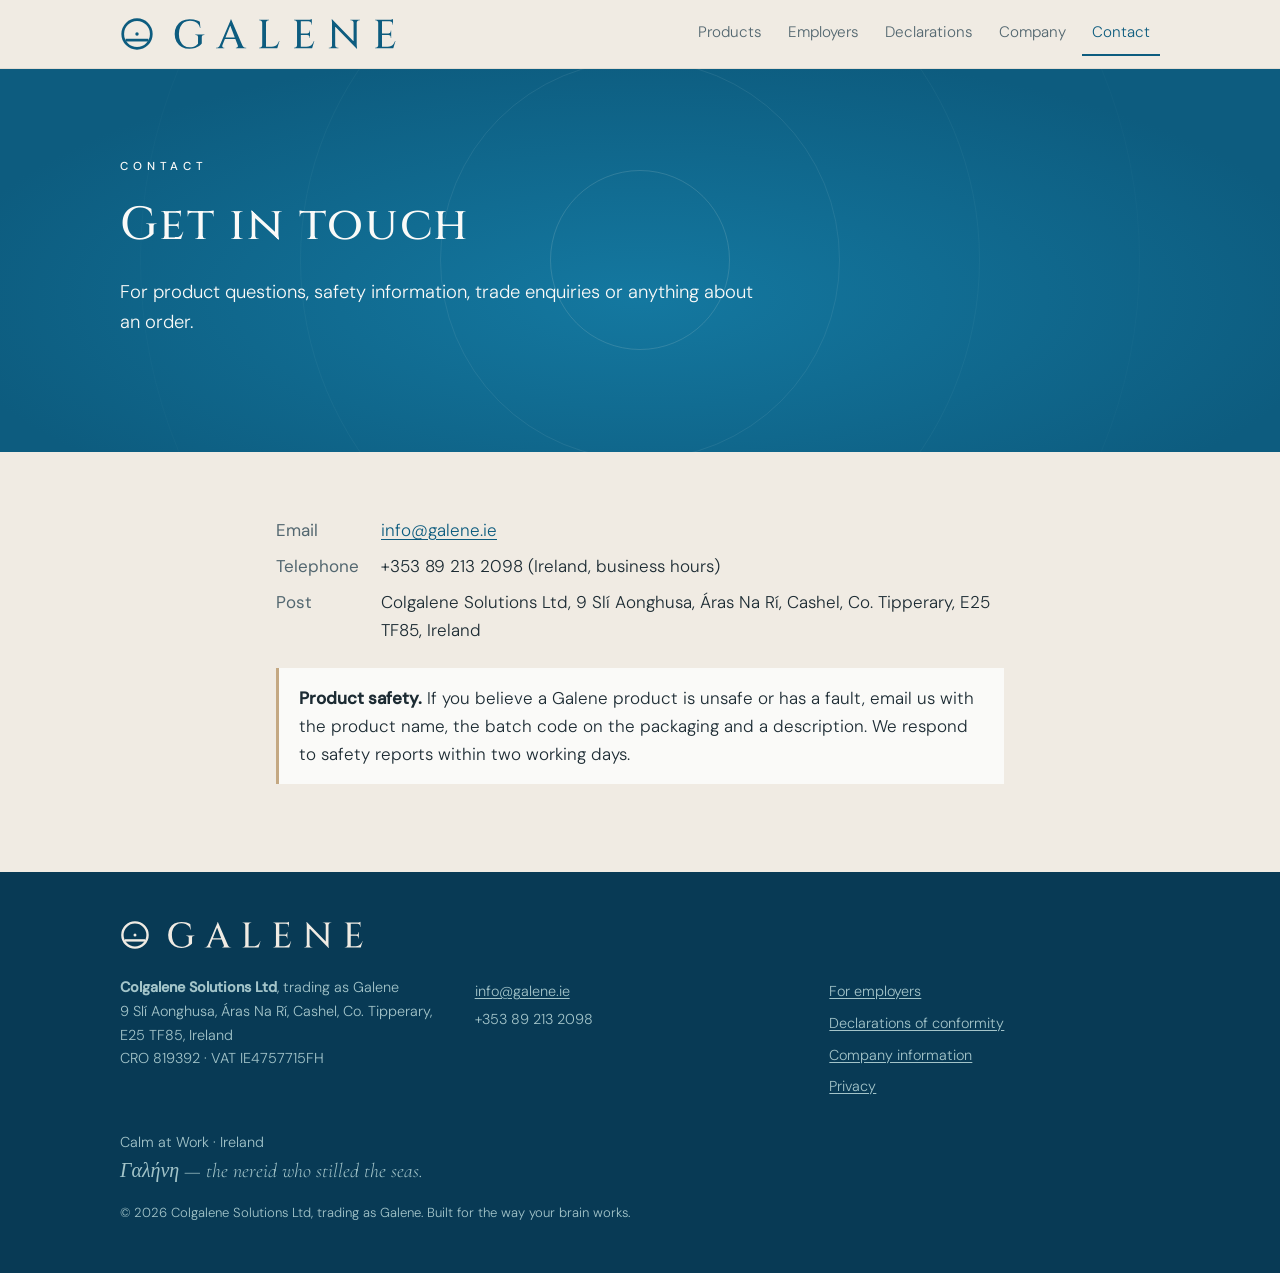
<file: contact/index.html>
<!doctype html><html lang="en"><head><meta charset="utf-8"><meta name="viewport" content="width=device-width,initial-scale=1">
<title>Contact — Galene</title><meta name="description" content="Contact Galene / Colgalene Solutions Ltd."><link rel="canonical" href="https://galene.ie/contact/">
<link rel="icon" href="/assets/img/favicon.ico" sizes="32x32"><link rel="icon" href="/assets/img/favicon-32.svg" type="image/svg+xml"><link rel="apple-touch-icon" href="/assets/img/icon-180.png">
<meta http-equiv="Content-Security-Policy" content="default-src 'none'; style-src 'unsafe-inline'; img-src 'self' data:; font-src 'self'; connect-src 'self'; script-src 'inline-speculation-rules'; manifest-src 'self'; base-uri 'self'; form-action 'none'"><meta name="referrer" content="strict-origin-when-cross-origin"><meta name="theme-color" content="#F0EBE3"><meta name="color-scheme" content="light"><meta property="og:type" content="website"><meta property="og:site_name" content="Galene"><meta property="og:title" content="Contact — Galene"><meta property="og:description" content="Contact Galene / Colgalene Solutions Ltd."><meta property="og:url" content="https://galene.ie/contact/"><meta property="og:image" content="https://galene.ie/assets/img/icon-512.png"><meta name="twitter:card" content="summary">
<link rel="preload" as="font" type="font/woff2" href="/assets/fonts/DMSans-normal-400-latin.woff2" crossorigin><link rel="preload" as="font" type="font/woff2" href="/assets/fonts/Cinzel-normal-400-latin.woff2" crossorigin>
<style>/* latin-ext */ @font-face { font-family: 'Cinzel'; font-style: normal; font-weight: 400 700; font-display: swap; src:url(/assets/fonts/Cinzel-normal-400-latin-ext.woff2) format('woff2'); unicode-range: U+0100-02BA, U+02BD-02C5, U+02C7-02CC, U+02CE-02D7, U+02DD-02FF, U+0304, U+0308, U+0329, U+1D00-1DBF, U+1E00-1E9F, U+1EF2-1EFF, U+2020, U+20A0-20AB, U+20AD-20C4, U+2113, U+2C60-2C7F, U+A720-A7FF; } /* latin */ @font-face { font-family: 'Cinzel'; font-style: normal; font-weight: 400 700; font-display: swap; src:url(/assets/fonts/Cinzel-normal-400-latin.woff2) format('woff2'); unicode-range: U+0000-00FF, U+0131, U+0152-0153, U+02BB-02BC, U+02C6, U+02DA, U+02DC, U+0304, U+0308, U+0329, U+2000-206F, U+20AC, U+2122, U+2191, U+2193, U+2212, U+2215, U+FEFF, U+FFFD; } /* latin-ext */ @font-face { font-family: 'Cormorant Garamond'; font-style: italic; font-weight: 300; font-display: swap; src:url(/assets/fonts/CormorantGaramond-italic-300-latin-ext.woff2) format('woff2'); unicode-range: U+0100-02BA, U+02BD-02C5, U+02C7-02CC, U+02CE-02D7, U+02DD-02FF, U+0304, U+0308, U+0329, U+1D00-1DBF, U+1E00-1E9F, U+1EF2-1EFF, U+2020, U+20A0-20AB, U+20AD-20C4, U+2113, U+2C60-2C7F, U+A720-A7FF; } /* latin */ @font-face { font-family: 'Cormorant Garamond'; font-style: italic; font-weight: 300; font-display: swap; src:url(/assets/fonts/CormorantGaramond-italic-300-latin.woff2) format('woff2'); unicode-range: U+0000-00FF, U+0131, U+0152-0153, U+02BB-02BC, U+02C6, U+02DA, U+02DC, U+0304, U+0308, U+0329, U+2000-206F, U+20AC, U+2122, U+2191, U+2193, U+2212, U+2215, U+FEFF, U+FFFD; } /* latin-ext */ @font-face { font-family: 'DM Sans'; font-style: normal; font-weight: 300 500; font-display: swap; src:url(/assets/fonts/DMSans-normal-400-latin-ext.woff2) format('woff2'); unicode-range: U+0100-02BA, U+02BD-02C5, U+02C7-02CC, U+02CE-02D7, U+02DD-02FF, U+0304, U+0308, U+0329, U+1D00-1DBF, U+1E00-1E9F, U+1EF2-1EFF, U+2020, U+20A0-20AB, U+20AD-20C4, U+2113, U+2C60-2C7F, U+A720-A7FF; } /* latin */ @font-face { font-family: 'DM Sans'; font-style: normal; font-weight: 300 500; font-display: swap; src:url(/assets/fonts/DMSans-normal-400-latin.woff2) format('woff2'); unicode-range: U+0000-00FF, U+0131, U+0152-0153, U+02BB-02BC, U+02C6, U+02DA, U+02DC, U+0304, U+0308, U+0329, U+2000-206F, U+20AC, U+2122, U+2191, U+2193, U+2212, U+2215, U+FEFF, U+FFFD; }
:root{--tide:#0D5C7F;--tide-mid:#1478A0;--deep:#083A55;--teal:#2E7D8C;--seafoam:#A3C4C9;--linen:#F0EBE3;--white:#FAFAF8;--stone:#536770;--ink:#1C2B33;--sand:#C4A882;--line:#e2dcd2;color-scheme:light}
*{box-sizing:border-box}
html{-webkit-text-size-adjust:100%;text-size-adjust:100%;scroll-padding-top:100px}
body{margin:0;background:var(--linen);color:var(--ink);font:300 1.0625rem/1.65 "DM Sans",system-ui,sans-serif}
h1,h2,h3{font-family:Cinzel,serif;font-weight:500;color:var(--tide);letter-spacing:.04em;line-height:1.2;margin:0 0 .5em;text-wrap:balance}
h1{font-size:clamp(1.9rem,4vw,2.9rem)}h2{font-size:clamp(1.4rem,2.6vw,1.9rem)}h3,.h3{font-size:1.1rem}
a{color:var(--tide);text-underline-offset:.15em}p{margin:0 0 1em;text-wrap:pretty}
:focus-visible{outline:2px solid var(--tide);outline-offset:3px;border-radius:2px}.hero :focus-visible,footer :focus-visible{outline-color:var(--white)}
.skip{position:absolute;left:12px;top:-80px;background:var(--deep);color:var(--white);padding:10px 16px;border-radius:3px;z-index:10;text-decoration:none}.skip:focus{top:12px}
.vh{position:absolute;width:1px;height:1px;overflow:hidden;clip-path:inset(50%);white-space:nowrap}
.wrap{max-width:1080px;margin:0 auto;padding:0 20px}
header{background:var(--linen);border-bottom:1px solid var(--line);position:sticky;top:0;z-index:5}
.hdr{display:flex;align-items:center;justify-content:space-between;height:68px;gap:16px}
.hdr img{height:34px;width:auto;display:block}
nav{display:flex;gap:6px;font-size:.95rem}nav a{color:var(--stone);text-decoration:none;display:inline-flex;align-items:center;min-height:44px;padding:0 10px;border-bottom:2px solid transparent}nav a:hover{color:var(--tide)}nav a[aria-current]{color:var(--tide);border-bottom-color:var(--tide)}
.hero{background:radial-gradient(ellipse at 50% 60%,#1478A0 0%,#0D5C7F 78%);color:var(--white);position:relative;overflow:hidden;padding:88px 0 96px}.hero .wrap{position:relative}
.hero h1{color:var(--white)}.hero p{max-width:40rem;font-size:1.15rem}
.ripples{position:absolute;inset:0;display:flex;align-items:center;justify-content:center;pointer-events:none}.ripple{position:absolute;border-radius:50%;border:1px solid rgba(163,196,201,.22)}.ripple:nth-child(1){width:180px;height:180px}.ripple:nth-child(2){width:400px;height:400px;opacity:.55}.ripple:nth-child(3){width:680px;height:680px;opacity:.28}.ripple:nth-child(4){width:1000px;height:1000px;opacity:.12}.hero-home{min-height:88vh;min-height:88svh;display:flex;align-items:center;text-align:center}.hero-home .wrap{display:flex;flex-direction:column;align-items:center}.hero-mark{width:64px;height:64px;margin-bottom:32px}.hero-title{font-family:Cinzel,serif;font-weight:400;font-size:clamp(2.6rem,9vw,8rem);letter-spacing:.28em;color:var(--white);line-height:1;margin:0 0 28px;padding-left:.28em}.hero-sub{font-family:"Cormorant Garamond",serif;font-style:italic;font-weight:300;font-size:clamp(1.3rem,2.5vw,1.9rem);color:var(--white);line-height:1.55;max-width:540px;margin:0 auto 40px}.quote{font-family:"Cormorant Garamond",serif;font-style:italic;font-size:1.25rem;color:var(--stone)}
.eyebrow{font-size:.72rem;font-weight:500;letter-spacing:.42em;text-transform:uppercase;color:var(--white);margin-bottom:22px}
.cta{display:flex;gap:12px;flex-wrap:wrap}.hero-home .cta{justify-content:center}
.btn{display:inline-block;padding:12px 22px;border-radius:3px;text-decoration:none;font-weight:400;letter-spacing:.06em;font-size:.95rem}
.btn-sea{background:var(--seafoam);color:var(--deep)}.btn-sea:hover{background:var(--white)}
.btn-dark{background:var(--tide);color:var(--white)}.btn-dark:hover{background:var(--teal)}
.btn-ghost{border:1px solid rgba(250,250,248,.75);color:var(--white)}.btn-ghost:hover{border-color:var(--white);background:rgba(250,250,248,.08)}
.btn-soon{border:1px dashed rgba(250,250,248,.75);color:var(--white);cursor:default}
section{padding:64px 0}section.alt{background:var(--white)}
.grid{display:grid;gap:28px;grid-template-columns:repeat(auto-fit,minmax(260px,1fr))}
.split{display:grid;gap:28px;grid-template-columns:minmax(0,1fr) minmax(0,1fr);align-items:start}
.card{background:var(--white);border-left:3px solid var(--teal);padding:24px 24px 20px;display:flex;flex-direction:column;transition:transform .2s ease,box-shadow .2s ease}.card:hover{transform:translateY(-2px);box-shadow:0 10px 28px rgba(8,58,85,.09)}
.card h2,.card h3{margin:0 0 .25em}.card .sub{color:var(--stone);font-size:.9rem;margin-bottom:.8em}.card p{flex:1}
.card a.more{text-decoration:none;font-size:.95rem;display:inline-flex;align-items:center;min-height:44px;margin-bottom:-10px}.card a.more:hover{text-decoration:underline}
.ph{background:var(--seafoam);aspect-ratio:4/3;border-radius:3px;display:flex;align-items:center;justify-content:center;color:var(--deep);font-size:.85rem;letter-spacing:.1em;text-transform:uppercase;margin-bottom:18px}.ph-sq{aspect-ratio:1}
.ph-img{width:100%;height:auto;aspect-ratio:4/3;object-fit:contain;background:#fff;border-radius:3px;border:1px solid var(--line);display:block;margin-bottom:18px}.pfig{margin:0}.pfig img{width:100%;height:auto;aspect-ratio:1;object-fit:contain;background:#fff;border-radius:3px;border:1px solid var(--line);display:block}.pfig figcaption{margin-top:8px}
dl.facts{display:grid;grid-template-columns:max-content minmax(0,1fr);gap:8px 22px;margin:0}dl.facts dt{color:var(--stone);font-weight:400}dl.facts dd{margin:0;overflow-wrap:anywhere}
.note{background:var(--white);border-left:3px solid var(--sand);padding:16px 20px;margin:24px 0}
table{border-collapse:collapse;width:100%;font-size:.95rem}th,td{text-align:left;vertical-align:top;padding:10px 12px;border-bottom:1px solid var(--line);overflow-wrap:anywhere}thead th{color:var(--stone);font-weight:400}tbody th{font-weight:500}tbody th a{display:inline-block;padding:4px 0}
footer{background:var(--deep);color:var(--seafoam);padding:48px 0 36px;font-size:.9rem}
footer img{height:30px;width:auto;margin-bottom:18px}footer a{color:var(--seafoam);display:inline-block;padding:4px 0}footer .cols{display:grid;gap:24px;grid-template-columns:repeat(auto-fit,minmax(220px,1fr))}footer .tag{margin-top:28px}footer .quote{color:var(--seafoam)}footer .fine{font-size:.82rem}
.small{font-size:.85rem;color:var(--stone)}
.pts{display:grid;gap:28px 56px;grid-template-columns:repeat(auto-fit,minmax(min(100%,400px),1fr));margin-top:28px}.pts h3{margin-bottom:.35em}.pts p{margin:0}
.steps{list-style:none;padding:0;margin:28px 0 0;counter-reset:s;display:grid;gap:28px;grid-template-columns:repeat(auto-fit,minmax(240px,1fr))}.steps li{counter-increment:s;border-top:2px solid var(--teal);padding-top:14px}.steps li::before{content:counter(s,decimal-leading-zero);font-family:Cinzel,serif;font-size:1.5rem;color:var(--tide);display:block;margin-bottom:6px}.steps strong{font-weight:500}
.band{background:var(--deep);color:var(--white)}.band h2{color:var(--white)}.band p{max-width:44rem}.band .small{color:var(--seafoam)}.band a:not(.btn){color:var(--white)}.band :focus-visible{outline-color:var(--white)}
.lead{max-width:44rem;font-size:1.1rem}
@view-transition{navigation:auto}
@media(max-width:860px){.hero-home{min-height:70vh;min-height:70svh}.hdr{height:auto;padding:8px 20px 0;flex-wrap:wrap;gap:0 16px}.hdr img{height:24px}nav{width:100%;justify-content:space-between;gap:0;font-size:clamp(.72rem,3.5vw,.82rem)}nav a{padding:0}.hero{padding:60px 0 64px}.split{grid-template-columns:minmax(0,1fr)}dl.facts{grid-template-columns:minmax(0,1fr);gap:2px 0}dl.facts dd{margin-bottom:10px}
table,thead,tbody,tr,th,td{display:block}thead{position:absolute;width:1px;height:1px;overflow:hidden;clip-path:inset(50%)}tbody tr{background:var(--white);border-left:3px solid var(--teal);padding:14px 16px;margin-bottom:16px}tbody th,tbody td{border:0;padding:6px 0}td[data-label]::before{content:attr(data-label);display:block;font-size:.74rem;font-weight:500;letter-spacing:.08em;text-transform:uppercase;color:var(--stone)}}
@media(prefers-reduced-motion:reduce){.card{transition:none}.card:hover{transform:none}::view-transition-group(*),::view-transition-old(*),::view-transition-new(*){animation:none!important}}
</style>
<script type="speculationrules">{"prefetch":[{"where":{"and":[{"href_matches":"/*"},{"not":{"selector_matches":"[rel~=nofollow]"}}]},"eagerness":"moderate"}]}</script></head><body>
<a class="skip" href="#main">Skip to content</a>
<header><div class="wrap hdr"><a href="/"><img src="/assets/img/galene-lockup-horizontal-tide.svg" alt="Galene home" width="277" height="34"></a><nav aria-label="Main"><a href="/products/">Products</a><a href="/employers/">Employers</a><a href="/doc/">Declarations</a><a href="/company/">Company</a><a href="/contact/" aria-current="page">Contact</a></nav></div></header>
<main id="main">
<div class="hero"><div class="ripples" aria-hidden="true"><div class="ripple"></div><div class="ripple"></div><div class="ripple"></div><div class="ripple"></div></div><div class="wrap"><div class="eyebrow">Contact</div><h1>Get in touch</h1><p>For product questions, safety information, trade enquiries or anything about an order.</p></div></div><section><div class="wrap" style="max-width:48rem"><dl class="facts"><dt>Email</dt><dd><a href="mailto:info@galene.ie">info@galene.ie</a></dd><dt>Telephone</dt><dd>+353 89 213 2098 (Ireland, business hours)</dd><dt>Post</dt><dd>Colgalene Solutions Ltd, 9 Slí Aonghusa, Áras Na Rí, Cashel, Co. Tipperary, E25 TF85, Ireland</dd></dl>
<div class="note"><strong>Product safety.</strong> If you believe a Galene product is unsafe or has a fault, email us with the product name, the batch code on the packaging and a description. We respond to safety reports within two working days.</div></div></section>
</main>
<footer><div class="wrap"><img src="/assets/img/galene-lockup-horizontal-linen.svg" alt="Galene" width="244" height="30" loading="lazy"><div class="cols">
<div><strong>Colgalene Solutions Ltd</strong>, trading as Galene<br>9 Slí Aonghusa, Áras Na Rí, Cashel, Co. Tipperary, E25 TF85, Ireland<br>CRO 819392 · VAT IE4757715FH</div>
<div><a href="mailto:info@galene.ie">info@galene.ie</a><br>+353 89 213 2098</div>
<div><a href="/employers/">For employers</a><br><a href="/doc/">Declarations of conformity</a><br><a href="/company/">Company information</a><br><a href="/privacy/">Privacy</a></div>
</div><p class="tag">Calm at Work · Ireland<br><span class="quote"><span lang="el">Γαλήνη</span> — the nereid who stilled the seas.</span></p><p class="fine">© 2026 Colgalene Solutions Ltd, trading as Galene. Built for the way your brain works.</p></div></footer>
</body></html>
</file>
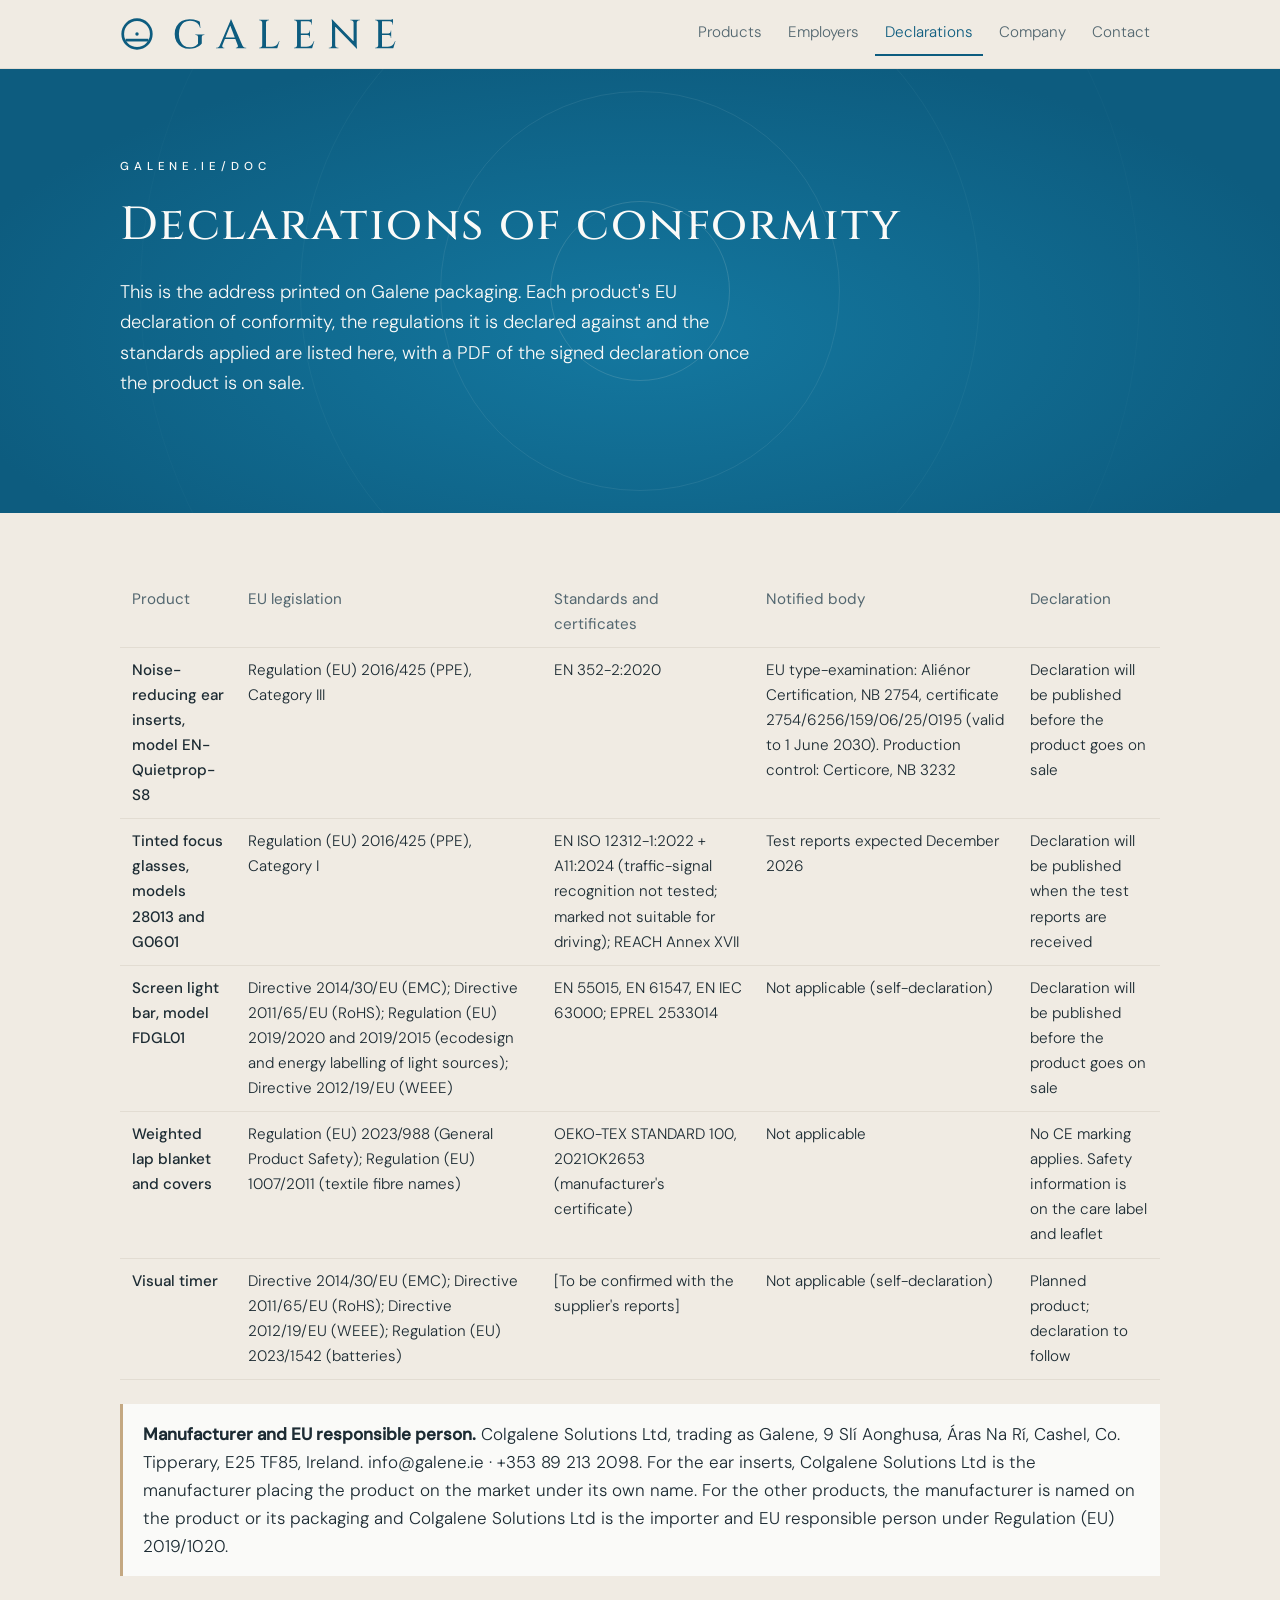
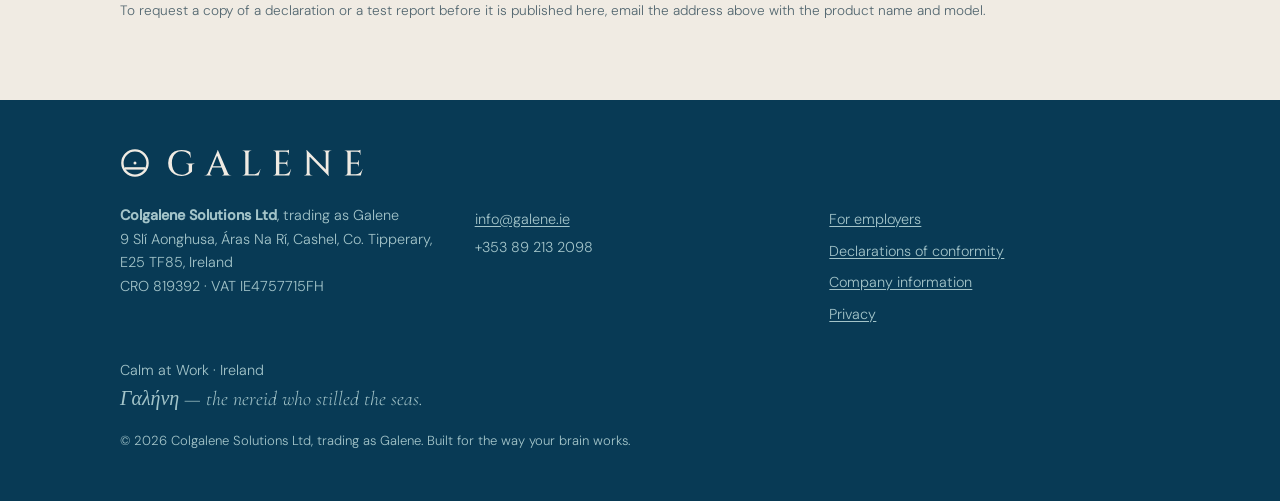
<file: doc/index.html>
<!doctype html><html lang="en"><head><meta charset="utf-8"><meta name="viewport" content="width=device-width,initial-scale=1">
<title>Declarations of conformity — Galene</title><meta name="description" content="EU declarations of conformity for Galene products."><link rel="canonical" href="https://galene.ie/doc/">
<link rel="icon" href="/assets/img/favicon.ico" sizes="32x32"><link rel="icon" href="/assets/img/favicon-32.svg" type="image/svg+xml"><link rel="apple-touch-icon" href="/assets/img/icon-180.png">
<meta http-equiv="Content-Security-Policy" content="default-src 'none'; style-src 'unsafe-inline'; img-src 'self' data:; font-src 'self'; connect-src 'self'; script-src 'inline-speculation-rules'; manifest-src 'self'; base-uri 'self'; form-action 'none'"><meta name="referrer" content="strict-origin-when-cross-origin"><meta name="theme-color" content="#F0EBE3"><meta name="color-scheme" content="light"><meta property="og:type" content="website"><meta property="og:site_name" content="Galene"><meta property="og:title" content="Declarations of conformity — Galene"><meta property="og:description" content="EU declarations of conformity for Galene products."><meta property="og:url" content="https://galene.ie/doc/"><meta property="og:image" content="https://galene.ie/assets/img/icon-512.png"><meta name="twitter:card" content="summary">
<link rel="preload" as="font" type="font/woff2" href="/assets/fonts/DMSans-normal-400-latin.woff2" crossorigin><link rel="preload" as="font" type="font/woff2" href="/assets/fonts/Cinzel-normal-400-latin.woff2" crossorigin>
<style>/* latin-ext */ @font-face { font-family: 'Cinzel'; font-style: normal; font-weight: 400 700; font-display: swap; src:url(/assets/fonts/Cinzel-normal-400-latin-ext.woff2) format('woff2'); unicode-range: U+0100-02BA, U+02BD-02C5, U+02C7-02CC, U+02CE-02D7, U+02DD-02FF, U+0304, U+0308, U+0329, U+1D00-1DBF, U+1E00-1E9F, U+1EF2-1EFF, U+2020, U+20A0-20AB, U+20AD-20C4, U+2113, U+2C60-2C7F, U+A720-A7FF; } /* latin */ @font-face { font-family: 'Cinzel'; font-style: normal; font-weight: 400 700; font-display: swap; src:url(/assets/fonts/Cinzel-normal-400-latin.woff2) format('woff2'); unicode-range: U+0000-00FF, U+0131, U+0152-0153, U+02BB-02BC, U+02C6, U+02DA, U+02DC, U+0304, U+0308, U+0329, U+2000-206F, U+20AC, U+2122, U+2191, U+2193, U+2212, U+2215, U+FEFF, U+FFFD; } /* latin-ext */ @font-face { font-family: 'Cormorant Garamond'; font-style: italic; font-weight: 300; font-display: swap; src:url(/assets/fonts/CormorantGaramond-italic-300-latin-ext.woff2) format('woff2'); unicode-range: U+0100-02BA, U+02BD-02C5, U+02C7-02CC, U+02CE-02D7, U+02DD-02FF, U+0304, U+0308, U+0329, U+1D00-1DBF, U+1E00-1E9F, U+1EF2-1EFF, U+2020, U+20A0-20AB, U+20AD-20C4, U+2113, U+2C60-2C7F, U+A720-A7FF; } /* latin */ @font-face { font-family: 'Cormorant Garamond'; font-style: italic; font-weight: 300; font-display: swap; src:url(/assets/fonts/CormorantGaramond-italic-300-latin.woff2) format('woff2'); unicode-range: U+0000-00FF, U+0131, U+0152-0153, U+02BB-02BC, U+02C6, U+02DA, U+02DC, U+0304, U+0308, U+0329, U+2000-206F, U+20AC, U+2122, U+2191, U+2193, U+2212, U+2215, U+FEFF, U+FFFD; } /* latin-ext */ @font-face { font-family: 'DM Sans'; font-style: normal; font-weight: 300 500; font-display: swap; src:url(/assets/fonts/DMSans-normal-400-latin-ext.woff2) format('woff2'); unicode-range: U+0100-02BA, U+02BD-02C5, U+02C7-02CC, U+02CE-02D7, U+02DD-02FF, U+0304, U+0308, U+0329, U+1D00-1DBF, U+1E00-1E9F, U+1EF2-1EFF, U+2020, U+20A0-20AB, U+20AD-20C4, U+2113, U+2C60-2C7F, U+A720-A7FF; } /* latin */ @font-face { font-family: 'DM Sans'; font-style: normal; font-weight: 300 500; font-display: swap; src:url(/assets/fonts/DMSans-normal-400-latin.woff2) format('woff2'); unicode-range: U+0000-00FF, U+0131, U+0152-0153, U+02BB-02BC, U+02C6, U+02DA, U+02DC, U+0304, U+0308, U+0329, U+2000-206F, U+20AC, U+2122, U+2191, U+2193, U+2212, U+2215, U+FEFF, U+FFFD; }
:root{--tide:#0D5C7F;--tide-mid:#1478A0;--deep:#083A55;--teal:#2E7D8C;--seafoam:#A3C4C9;--linen:#F0EBE3;--white:#FAFAF8;--stone:#536770;--ink:#1C2B33;--sand:#C4A882;--line:#e2dcd2;color-scheme:light}
*{box-sizing:border-box}
html{-webkit-text-size-adjust:100%;text-size-adjust:100%;scroll-padding-top:100px}
body{margin:0;background:var(--linen);color:var(--ink);font:300 1.0625rem/1.65 "DM Sans",system-ui,sans-serif}
h1,h2,h3{font-family:Cinzel,serif;font-weight:500;color:var(--tide);letter-spacing:.04em;line-height:1.2;margin:0 0 .5em;text-wrap:balance}
h1{font-size:clamp(1.9rem,4vw,2.9rem)}h2{font-size:clamp(1.4rem,2.6vw,1.9rem)}h3,.h3{font-size:1.1rem}
a{color:var(--tide);text-underline-offset:.15em}p{margin:0 0 1em;text-wrap:pretty}
:focus-visible{outline:2px solid var(--tide);outline-offset:3px;border-radius:2px}.hero :focus-visible,footer :focus-visible{outline-color:var(--white)}
.skip{position:absolute;left:12px;top:-80px;background:var(--deep);color:var(--white);padding:10px 16px;border-radius:3px;z-index:10;text-decoration:none}.skip:focus{top:12px}
.vh{position:absolute;width:1px;height:1px;overflow:hidden;clip-path:inset(50%);white-space:nowrap}
.wrap{max-width:1080px;margin:0 auto;padding:0 20px}
header{background:var(--linen);border-bottom:1px solid var(--line);position:sticky;top:0;z-index:5}
.hdr{display:flex;align-items:center;justify-content:space-between;height:68px;gap:16px}
.hdr img{height:34px;width:auto;display:block}
nav{display:flex;gap:6px;font-size:.95rem}nav a{color:var(--stone);text-decoration:none;display:inline-flex;align-items:center;min-height:44px;padding:0 10px;border-bottom:2px solid transparent}nav a:hover{color:var(--tide)}nav a[aria-current]{color:var(--tide);border-bottom-color:var(--tide)}
.hero{background:radial-gradient(ellipse at 50% 60%,#1478A0 0%,#0D5C7F 78%);color:var(--white);position:relative;overflow:hidden;padding:88px 0 96px}.hero .wrap{position:relative}
.hero h1{color:var(--white)}.hero p{max-width:40rem;font-size:1.15rem}
.ripples{position:absolute;inset:0;display:flex;align-items:center;justify-content:center;pointer-events:none}.ripple{position:absolute;border-radius:50%;border:1px solid rgba(163,196,201,.22)}.ripple:nth-child(1){width:180px;height:180px}.ripple:nth-child(2){width:400px;height:400px;opacity:.55}.ripple:nth-child(3){width:680px;height:680px;opacity:.28}.ripple:nth-child(4){width:1000px;height:1000px;opacity:.12}.hero-home{min-height:88vh;min-height:88svh;display:flex;align-items:center;text-align:center}.hero-home .wrap{display:flex;flex-direction:column;align-items:center}.hero-mark{width:64px;height:64px;margin-bottom:32px}.hero-title{font-family:Cinzel,serif;font-weight:400;font-size:clamp(2.6rem,9vw,8rem);letter-spacing:.28em;color:var(--white);line-height:1;margin:0 0 28px;padding-left:.28em}.hero-sub{font-family:"Cormorant Garamond",serif;font-style:italic;font-weight:300;font-size:clamp(1.3rem,2.5vw,1.9rem);color:var(--white);line-height:1.55;max-width:540px;margin:0 auto 40px}.quote{font-family:"Cormorant Garamond",serif;font-style:italic;font-size:1.25rem;color:var(--stone)}
.eyebrow{font-size:.72rem;font-weight:500;letter-spacing:.42em;text-transform:uppercase;color:var(--white);margin-bottom:22px}
.cta{display:flex;gap:12px;flex-wrap:wrap}.hero-home .cta{justify-content:center}
.btn{display:inline-block;padding:12px 22px;border-radius:3px;text-decoration:none;font-weight:400;letter-spacing:.06em;font-size:.95rem}
.btn-sea{background:var(--seafoam);color:var(--deep)}.btn-sea:hover{background:var(--white)}
.btn-dark{background:var(--tide);color:var(--white)}.btn-dark:hover{background:var(--teal)}
.btn-ghost{border:1px solid rgba(250,250,248,.75);color:var(--white)}.btn-ghost:hover{border-color:var(--white);background:rgba(250,250,248,.08)}
.btn-soon{border:1px dashed rgba(250,250,248,.75);color:var(--white);cursor:default}
section{padding:64px 0}section.alt{background:var(--white)}
.grid{display:grid;gap:28px;grid-template-columns:repeat(auto-fit,minmax(260px,1fr))}
.split{display:grid;gap:28px;grid-template-columns:minmax(0,1fr) minmax(0,1fr);align-items:start}
.card{background:var(--white);border-left:3px solid var(--teal);padding:24px 24px 20px;display:flex;flex-direction:column;transition:transform .2s ease,box-shadow .2s ease}.card:hover{transform:translateY(-2px);box-shadow:0 10px 28px rgba(8,58,85,.09)}
.card h2,.card h3{margin:0 0 .25em}.card .sub{color:var(--stone);font-size:.9rem;margin-bottom:.8em}.card p{flex:1}
.card a.more{text-decoration:none;font-size:.95rem;display:inline-flex;align-items:center;min-height:44px;margin-bottom:-10px}.card a.more:hover{text-decoration:underline}
.ph{background:var(--seafoam);aspect-ratio:4/3;border-radius:3px;display:flex;align-items:center;justify-content:center;color:var(--deep);font-size:.85rem;letter-spacing:.1em;text-transform:uppercase;margin-bottom:18px}.ph-sq{aspect-ratio:1}
.ph-img{width:100%;height:auto;aspect-ratio:4/3;object-fit:contain;background:#fff;border-radius:3px;border:1px solid var(--line);display:block;margin-bottom:18px}.pfig{margin:0}.pfig img{width:100%;height:auto;aspect-ratio:1;object-fit:contain;background:#fff;border-radius:3px;border:1px solid var(--line);display:block}.pfig figcaption{margin-top:8px}
dl.facts{display:grid;grid-template-columns:max-content minmax(0,1fr);gap:8px 22px;margin:0}dl.facts dt{color:var(--stone);font-weight:400}dl.facts dd{margin:0;overflow-wrap:anywhere}
.note{background:var(--white);border-left:3px solid var(--sand);padding:16px 20px;margin:24px 0}
table{border-collapse:collapse;width:100%;font-size:.95rem}th,td{text-align:left;vertical-align:top;padding:10px 12px;border-bottom:1px solid var(--line);overflow-wrap:anywhere}thead th{color:var(--stone);font-weight:400}tbody th{font-weight:500}tbody th a{display:inline-block;padding:4px 0}
footer{background:var(--deep);color:var(--seafoam);padding:48px 0 36px;font-size:.9rem}
footer img{height:30px;width:auto;margin-bottom:18px}footer a{color:var(--seafoam);display:inline-block;padding:4px 0}footer .cols{display:grid;gap:24px;grid-template-columns:repeat(auto-fit,minmax(220px,1fr))}footer .tag{margin-top:28px}footer .quote{color:var(--seafoam)}footer .fine{font-size:.82rem}
.small{font-size:.85rem;color:var(--stone)}
.pts{display:grid;gap:28px 56px;grid-template-columns:repeat(auto-fit,minmax(min(100%,400px),1fr));margin-top:28px}.pts h3{margin-bottom:.35em}.pts p{margin:0}
.steps{list-style:none;padding:0;margin:28px 0 0;counter-reset:s;display:grid;gap:28px;grid-template-columns:repeat(auto-fit,minmax(240px,1fr))}.steps li{counter-increment:s;border-top:2px solid var(--teal);padding-top:14px}.steps li::before{content:counter(s,decimal-leading-zero);font-family:Cinzel,serif;font-size:1.5rem;color:var(--tide);display:block;margin-bottom:6px}.steps strong{font-weight:500}
.band{background:var(--deep);color:var(--white)}.band h2{color:var(--white)}.band p{max-width:44rem}.band .small{color:var(--seafoam)}.band a:not(.btn){color:var(--white)}.band :focus-visible{outline-color:var(--white)}
.lead{max-width:44rem;font-size:1.1rem}
@view-transition{navigation:auto}
@media(max-width:860px){.hero-home{min-height:70vh;min-height:70svh}.hdr{height:auto;padding:8px 20px 0;flex-wrap:wrap;gap:0 16px}.hdr img{height:24px}nav{width:100%;justify-content:space-between;gap:0;font-size:clamp(.72rem,3.5vw,.82rem)}nav a{padding:0}.hero{padding:60px 0 64px}.split{grid-template-columns:minmax(0,1fr)}dl.facts{grid-template-columns:minmax(0,1fr);gap:2px 0}dl.facts dd{margin-bottom:10px}
table,thead,tbody,tr,th,td{display:block}thead{position:absolute;width:1px;height:1px;overflow:hidden;clip-path:inset(50%)}tbody tr{background:var(--white);border-left:3px solid var(--teal);padding:14px 16px;margin-bottom:16px}tbody th,tbody td{border:0;padding:6px 0}td[data-label]::before{content:attr(data-label);display:block;font-size:.74rem;font-weight:500;letter-spacing:.08em;text-transform:uppercase;color:var(--stone)}}
@media(prefers-reduced-motion:reduce){.card{transition:none}.card:hover{transform:none}::view-transition-group(*),::view-transition-old(*),::view-transition-new(*){animation:none!important}}
</style>
<script type="speculationrules">{"prefetch":[{"where":{"and":[{"href_matches":"/*"},{"not":{"selector_matches":"[rel~=nofollow]"}}]},"eagerness":"moderate"}]}</script></head><body>
<a class="skip" href="#main">Skip to content</a>
<header><div class="wrap hdr"><a href="/"><img src="/assets/img/galene-lockup-horizontal-tide.svg" alt="Galene home" width="277" height="34"></a><nav aria-label="Main"><a href="/products/">Products</a><a href="/employers/">Employers</a><a href="/doc/" aria-current="page">Declarations</a><a href="/company/">Company</a><a href="/contact/">Contact</a></nav></div></header>
<main id="main">
<div class="hero"><div class="ripples" aria-hidden="true"><div class="ripple"></div><div class="ripple"></div><div class="ripple"></div><div class="ripple"></div></div><div class="wrap"><div class="eyebrow">galene.ie/doc</div><h1>Declarations of conformity</h1><p>This is the address printed on Galene packaging. Each product's EU declaration of conformity, the regulations it is declared against and the standards applied are listed here, with a PDF of the signed declaration once the product is on sale.</p></div></div><section><div class="wrap"><table role="table" aria-label="Declarations of conformity by product"><thead role="rowgroup"><tr role="row"><th role="columnheader" scope="col">Product</th><th role="columnheader" scope="col">EU legislation</th><th role="columnheader" scope="col">Standards and certificates</th><th role="columnheader" scope="col">Notified body</th><th role="columnheader" scope="col">Declaration</th></tr></thead><tbody role="rowgroup"><tr role=row><th scope=row role=rowheader>Noise-reducing ear inserts, model EN-Quietprop-S8</th><td role=cell data-label='EU legislation'>Regulation (EU) 2016/425 (PPE), Category III</td><td role=cell data-label='Standards and certificates'>EN 352-2:2020</td><td role=cell data-label='Notified body'>EU type-examination: Aliénor Certification, NB 2754, certificate 2754/6256/159/06/25/0195 (valid to 1 June 2030). Production control: Certicore, NB 3232</td><td role=cell data-label='Declaration'>Declaration will be published before the product goes on sale</td></tr><tr role=row><th scope=row role=rowheader>Tinted focus glasses, models 28013 and G0601</th><td role=cell data-label='EU legislation'>Regulation (EU) 2016/425 (PPE), Category I</td><td role=cell data-label='Standards and certificates'>EN ISO 12312-1:2022 + A11:2024 (traffic-signal recognition not tested; marked not suitable for driving); REACH Annex XVII</td><td role=cell data-label='Notified body'>Test reports expected December 2026</td><td role=cell data-label='Declaration'>Declaration will be published when the test reports are received</td></tr><tr role=row><th scope=row role=rowheader>Screen light bar, model FDGL01</th><td role=cell data-label='EU legislation'>Directive 2014/30/EU (EMC); Directive 2011/65/EU (RoHS); Regulation (EU) 2019/2020 and 2019/2015 (ecodesign and energy labelling of light sources); Directive 2012/19/EU (WEEE)</td><td role=cell data-label='Standards and certificates'>EN 55015, EN 61547, EN IEC 63000; EPREL 2533014</td><td role=cell data-label='Notified body'>Not applicable (self-declaration)</td><td role=cell data-label='Declaration'>Declaration will be published before the product goes on sale</td></tr><tr role=row><th scope=row role=rowheader>Weighted lap blanket and covers</th><td role=cell data-label='EU legislation'>Regulation (EU) 2023/988 (General Product Safety); Regulation (EU) 1007/2011 (textile fibre names)</td><td role=cell data-label='Standards and certificates'>OEKO-TEX STANDARD 100, 2021OK2653 (manufacturer's certificate)</td><td role=cell data-label='Notified body'>Not applicable</td><td role=cell data-label='Declaration'>No CE marking applies. Safety information is on the care label and leaflet</td></tr><tr role=row><th scope=row role=rowheader>Visual timer</th><td role=cell data-label='EU legislation'>Directive 2014/30/EU (EMC); Directive 2011/65/EU (RoHS); Directive 2012/19/EU (WEEE); Regulation (EU) 2023/1542 (batteries)</td><td role=cell data-label='Standards and certificates'>[To be confirmed with the supplier's reports]</td><td role=cell data-label='Notified body'>Not applicable (self-declaration)</td><td role=cell data-label='Declaration'>Planned product; declaration to follow</td></tr></tbody></table><div class="note"><strong>Manufacturer and EU responsible person.</strong> Colgalene Solutions Ltd, trading as Galene, 9 Slí Aonghusa, Áras Na Rí, Cashel, Co. Tipperary, E25 TF85, Ireland. info@galene.ie · +353 89 213 2098. For the ear inserts, Colgalene Solutions Ltd is the manufacturer placing the product on the market under its own name. For the other products, the manufacturer is named on the product or its packaging and Colgalene Solutions Ltd is the importer and EU responsible person under Regulation (EU) 2019/1020.</div><p class="small">To request a copy of a declaration or a test report before it is published here, email the address above with the product name and model.</p></div></section>
</main>
<footer><div class="wrap"><img src="/assets/img/galene-lockup-horizontal-linen.svg" alt="Galene" width="244" height="30" loading="lazy"><div class="cols">
<div><strong>Colgalene Solutions Ltd</strong>, trading as Galene<br>9 Slí Aonghusa, Áras Na Rí, Cashel, Co. Tipperary, E25 TF85, Ireland<br>CRO 819392 · VAT IE4757715FH</div>
<div><a href="mailto:info@galene.ie">info@galene.ie</a><br>+353 89 213 2098</div>
<div><a href="/employers/">For employers</a><br><a href="/doc/">Declarations of conformity</a><br><a href="/company/">Company information</a><br><a href="/privacy/">Privacy</a></div>
</div><p class="tag">Calm at Work · Ireland<br><span class="quote"><span lang="el">Γαλήνη</span> — the nereid who stilled the seas.</span></p><p class="fine">© 2026 Colgalene Solutions Ltd, trading as Galene. Built for the way your brain works.</p></div></footer>
</body></html>
</file>
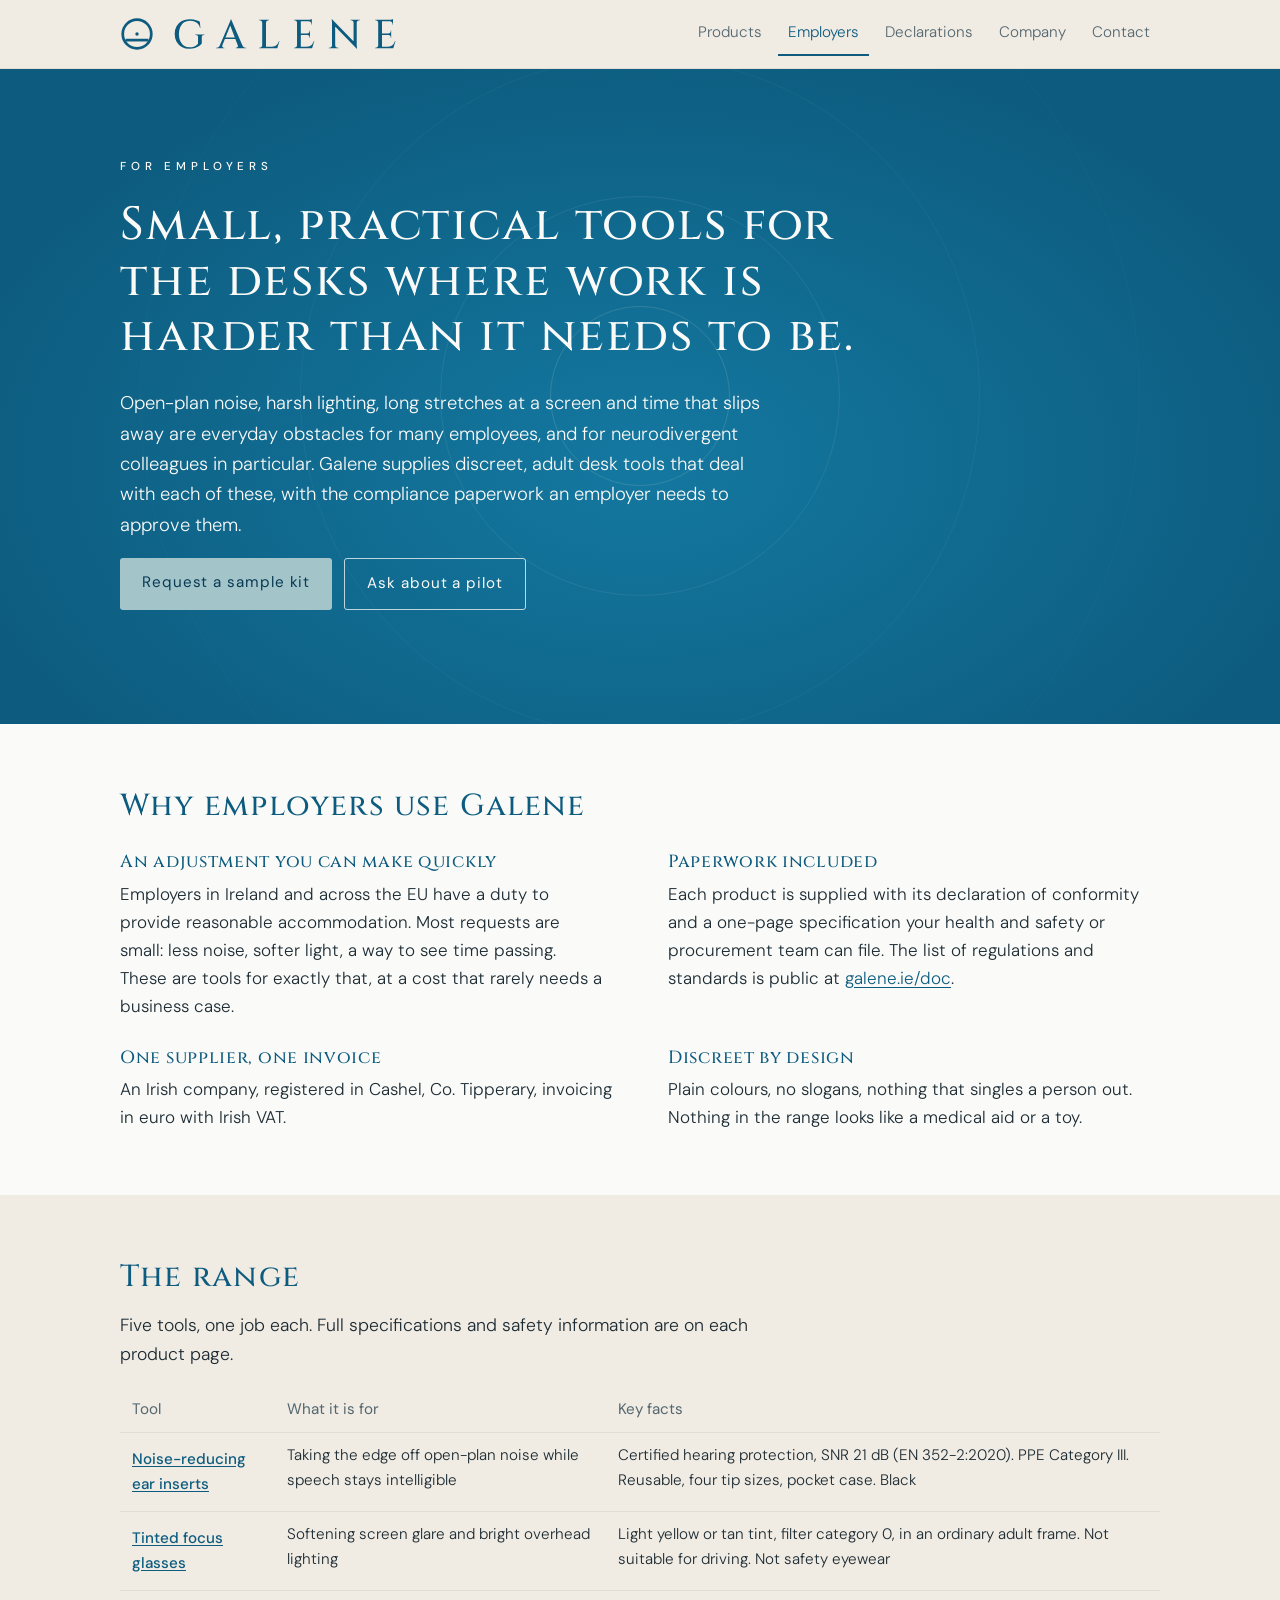
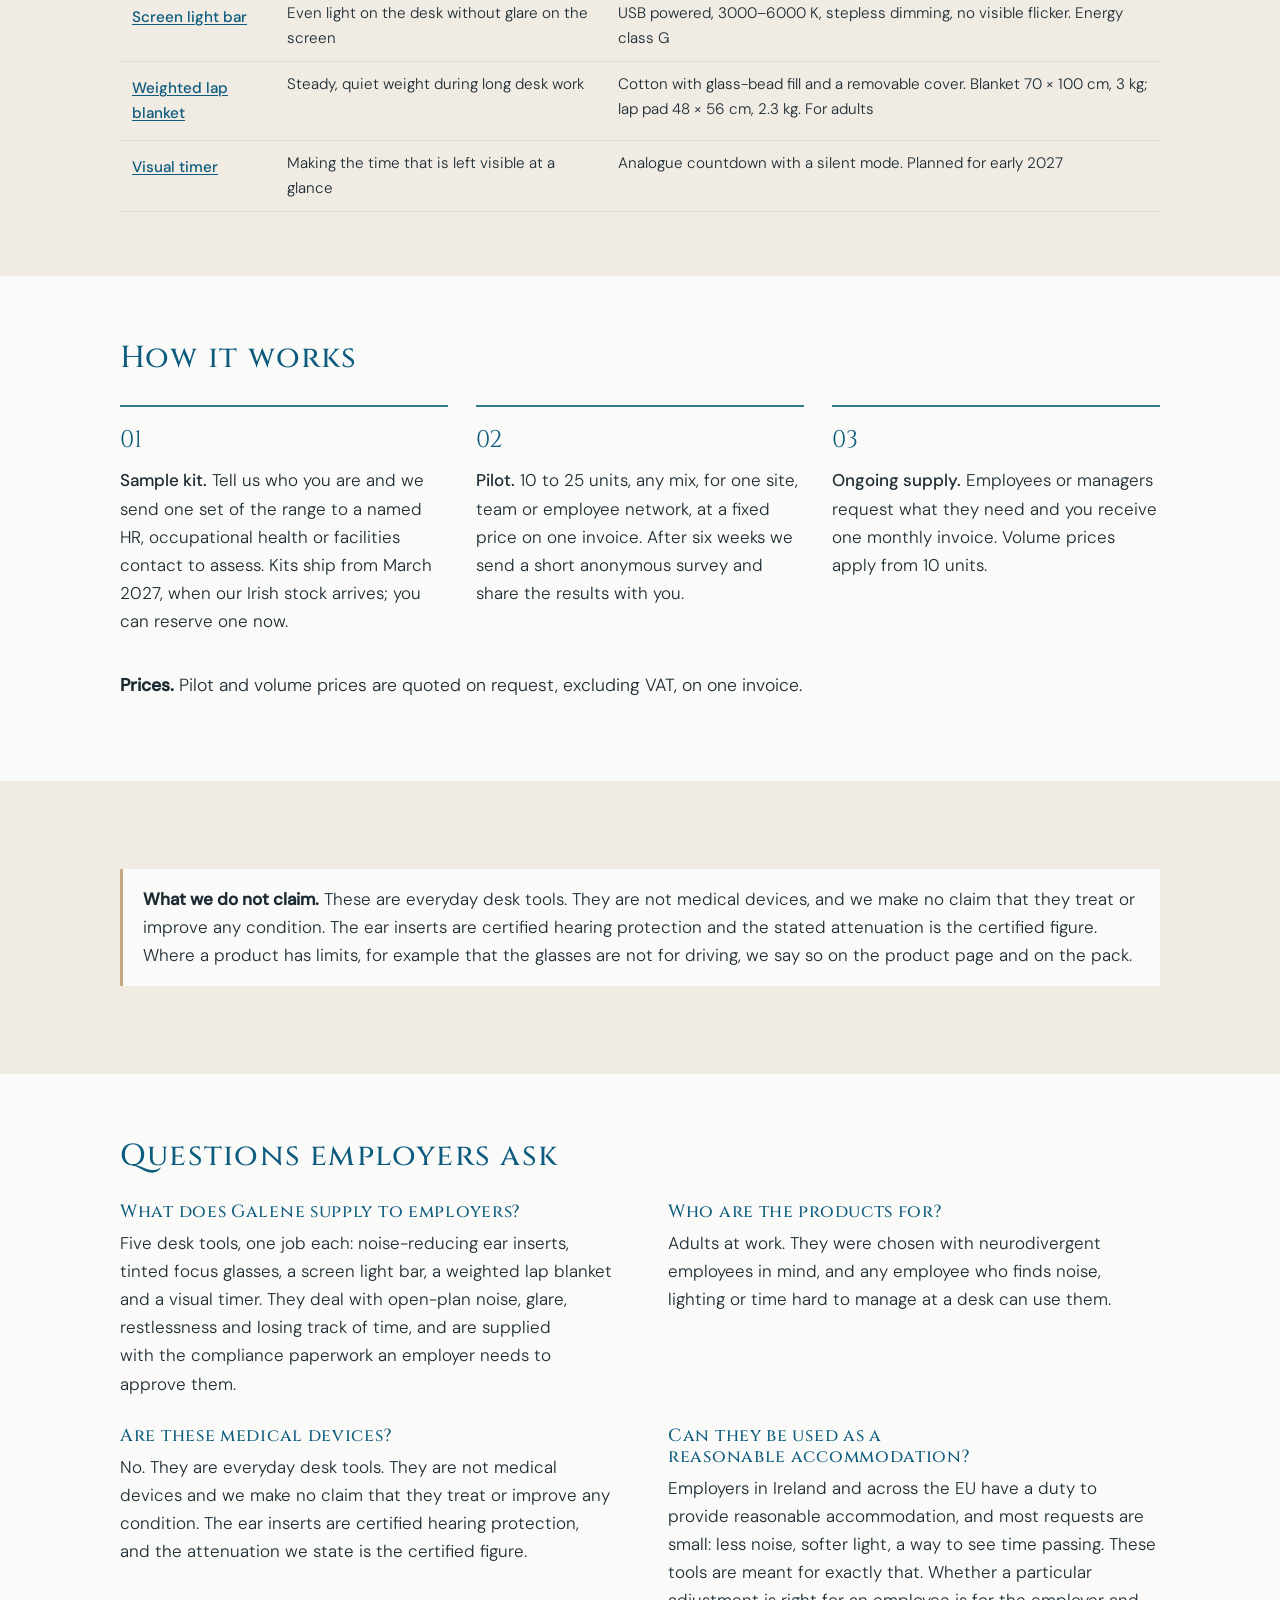
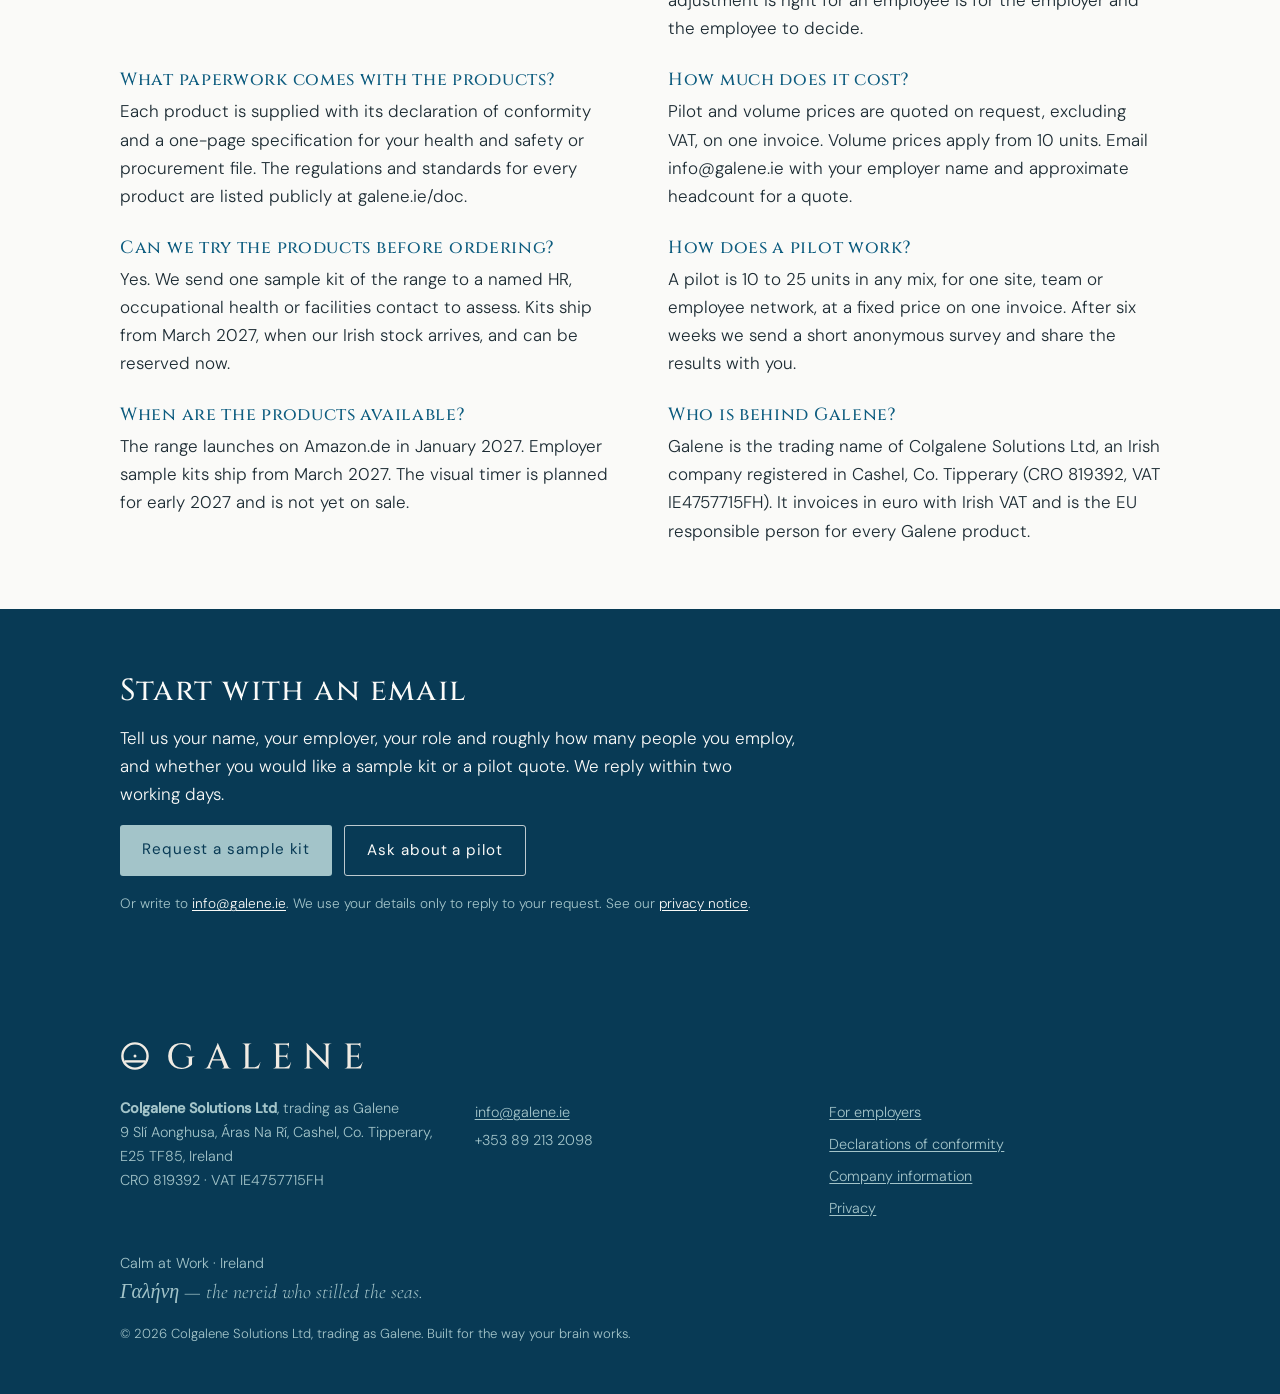
<file: employers/index.html>
<!doctype html><html lang="en"><head><meta charset="utf-8"><meta name="viewport" content="width=device-width,initial-scale=1">
<title>For employers — Galene</title><meta name="description" content="Workplace adjustment tools for employers: noise, glare, restlessness and time. Sample kits, pilots and one invoice from an Irish supplier."><link rel="canonical" href="https://galene.ie/employers/">
<link rel="icon" href="/assets/img/favicon.ico" sizes="32x32"><link rel="icon" href="/assets/img/favicon-32.svg" type="image/svg+xml"><link rel="apple-touch-icon" href="/assets/img/icon-180.png">
<meta http-equiv="Content-Security-Policy" content="default-src 'none'; style-src 'unsafe-inline'; img-src 'self' data:; font-src 'self'; connect-src 'self'; script-src 'inline-speculation-rules'; manifest-src 'self'; base-uri 'self'; form-action 'none'"><meta name="referrer" content="strict-origin-when-cross-origin"><meta name="theme-color" content="#F0EBE3"><meta name="color-scheme" content="light"><meta property="og:type" content="website"><meta property="og:site_name" content="Galene"><meta property="og:title" content="For employers — Galene"><meta property="og:description" content="Workplace adjustment tools for employers: noise, glare, restlessness and time. Sample kits, pilots and one invoice from an Irish supplier."><meta property="og:url" content="https://galene.ie/employers/"><meta property="og:image" content="https://galene.ie/assets/img/icon-512.png"><meta name="twitter:card" content="summary">
<link rel="preload" as="font" type="font/woff2" href="/assets/fonts/DMSans-normal-400-latin.woff2" crossorigin><link rel="preload" as="font" type="font/woff2" href="/assets/fonts/Cinzel-normal-400-latin.woff2" crossorigin>
<style>/* latin-ext */ @font-face { font-family: 'Cinzel'; font-style: normal; font-weight: 400 700; font-display: swap; src:url(/assets/fonts/Cinzel-normal-400-latin-ext.woff2) format('woff2'); unicode-range: U+0100-02BA, U+02BD-02C5, U+02C7-02CC, U+02CE-02D7, U+02DD-02FF, U+0304, U+0308, U+0329, U+1D00-1DBF, U+1E00-1E9F, U+1EF2-1EFF, U+2020, U+20A0-20AB, U+20AD-20C4, U+2113, U+2C60-2C7F, U+A720-A7FF; } /* latin */ @font-face { font-family: 'Cinzel'; font-style: normal; font-weight: 400 700; font-display: swap; src:url(/assets/fonts/Cinzel-normal-400-latin.woff2) format('woff2'); unicode-range: U+0000-00FF, U+0131, U+0152-0153, U+02BB-02BC, U+02C6, U+02DA, U+02DC, U+0304, U+0308, U+0329, U+2000-206F, U+20AC, U+2122, U+2191, U+2193, U+2212, U+2215, U+FEFF, U+FFFD; } /* latin-ext */ @font-face { font-family: 'Cormorant Garamond'; font-style: italic; font-weight: 300; font-display: swap; src:url(/assets/fonts/CormorantGaramond-italic-300-latin-ext.woff2) format('woff2'); unicode-range: U+0100-02BA, U+02BD-02C5, U+02C7-02CC, U+02CE-02D7, U+02DD-02FF, U+0304, U+0308, U+0329, U+1D00-1DBF, U+1E00-1E9F, U+1EF2-1EFF, U+2020, U+20A0-20AB, U+20AD-20C4, U+2113, U+2C60-2C7F, U+A720-A7FF; } /* latin */ @font-face { font-family: 'Cormorant Garamond'; font-style: italic; font-weight: 300; font-display: swap; src:url(/assets/fonts/CormorantGaramond-italic-300-latin.woff2) format('woff2'); unicode-range: U+0000-00FF, U+0131, U+0152-0153, U+02BB-02BC, U+02C6, U+02DA, U+02DC, U+0304, U+0308, U+0329, U+2000-206F, U+20AC, U+2122, U+2191, U+2193, U+2212, U+2215, U+FEFF, U+FFFD; } /* latin-ext */ @font-face { font-family: 'DM Sans'; font-style: normal; font-weight: 300 500; font-display: swap; src:url(/assets/fonts/DMSans-normal-400-latin-ext.woff2) format('woff2'); unicode-range: U+0100-02BA, U+02BD-02C5, U+02C7-02CC, U+02CE-02D7, U+02DD-02FF, U+0304, U+0308, U+0329, U+1D00-1DBF, U+1E00-1E9F, U+1EF2-1EFF, U+2020, U+20A0-20AB, U+20AD-20C4, U+2113, U+2C60-2C7F, U+A720-A7FF; } /* latin */ @font-face { font-family: 'DM Sans'; font-style: normal; font-weight: 300 500; font-display: swap; src:url(/assets/fonts/DMSans-normal-400-latin.woff2) format('woff2'); unicode-range: U+0000-00FF, U+0131, U+0152-0153, U+02BB-02BC, U+02C6, U+02DA, U+02DC, U+0304, U+0308, U+0329, U+2000-206F, U+20AC, U+2122, U+2191, U+2193, U+2212, U+2215, U+FEFF, U+FFFD; }
:root{--tide:#0D5C7F;--tide-mid:#1478A0;--deep:#083A55;--teal:#2E7D8C;--seafoam:#A3C4C9;--linen:#F0EBE3;--white:#FAFAF8;--stone:#536770;--ink:#1C2B33;--sand:#C4A882;--line:#e2dcd2;color-scheme:light}
*{box-sizing:border-box}
html{-webkit-text-size-adjust:100%;text-size-adjust:100%;scroll-padding-top:100px}
body{margin:0;background:var(--linen);color:var(--ink);font:300 1.0625rem/1.65 "DM Sans",system-ui,sans-serif}
h1,h2,h3{font-family:Cinzel,serif;font-weight:500;color:var(--tide);letter-spacing:.04em;line-height:1.2;margin:0 0 .5em;text-wrap:balance}
h1{font-size:clamp(1.9rem,4vw,2.9rem)}h2{font-size:clamp(1.4rem,2.6vw,1.9rem)}h3,.h3{font-size:1.1rem}
a{color:var(--tide);text-underline-offset:.15em}p{margin:0 0 1em;text-wrap:pretty}
:focus-visible{outline:2px solid var(--tide);outline-offset:3px;border-radius:2px}.hero :focus-visible,footer :focus-visible{outline-color:var(--white)}
.skip{position:absolute;left:12px;top:-80px;background:var(--deep);color:var(--white);padding:10px 16px;border-radius:3px;z-index:10;text-decoration:none}.skip:focus{top:12px}
.vh{position:absolute;width:1px;height:1px;overflow:hidden;clip-path:inset(50%);white-space:nowrap}
.wrap{max-width:1080px;margin:0 auto;padding:0 20px}
header{background:var(--linen);border-bottom:1px solid var(--line);position:sticky;top:0;z-index:5}
.hdr{display:flex;align-items:center;justify-content:space-between;height:68px;gap:16px}
.hdr img{height:34px;width:auto;display:block}
nav{display:flex;gap:6px;font-size:.95rem}nav a{color:var(--stone);text-decoration:none;display:inline-flex;align-items:center;min-height:44px;padding:0 10px;border-bottom:2px solid transparent}nav a:hover{color:var(--tide)}nav a[aria-current]{color:var(--tide);border-bottom-color:var(--tide)}
.hero{background:radial-gradient(ellipse at 50% 60%,#1478A0 0%,#0D5C7F 78%);color:var(--white);position:relative;overflow:hidden;padding:88px 0 96px}.hero .wrap{position:relative}
.hero h1{color:var(--white)}.hero p{max-width:40rem;font-size:1.15rem}
.ripples{position:absolute;inset:0;display:flex;align-items:center;justify-content:center;pointer-events:none}.ripple{position:absolute;border-radius:50%;border:1px solid rgba(163,196,201,.22)}.ripple:nth-child(1){width:180px;height:180px}.ripple:nth-child(2){width:400px;height:400px;opacity:.55}.ripple:nth-child(3){width:680px;height:680px;opacity:.28}.ripple:nth-child(4){width:1000px;height:1000px;opacity:.12}.hero-home{min-height:88vh;min-height:88svh;display:flex;align-items:center;text-align:center}.hero-home .wrap{display:flex;flex-direction:column;align-items:center}.hero-mark{width:64px;height:64px;margin-bottom:32px}.hero-title{font-family:Cinzel,serif;font-weight:400;font-size:clamp(2.6rem,9vw,8rem);letter-spacing:.28em;color:var(--white);line-height:1;margin:0 0 28px;padding-left:.28em}.hero-sub{font-family:"Cormorant Garamond",serif;font-style:italic;font-weight:300;font-size:clamp(1.3rem,2.5vw,1.9rem);color:var(--white);line-height:1.55;max-width:540px;margin:0 auto 40px}.quote{font-family:"Cormorant Garamond",serif;font-style:italic;font-size:1.25rem;color:var(--stone)}
.eyebrow{font-size:.72rem;font-weight:500;letter-spacing:.42em;text-transform:uppercase;color:var(--white);margin-bottom:22px}
.cta{display:flex;gap:12px;flex-wrap:wrap}.hero-home .cta{justify-content:center}
.btn{display:inline-block;padding:12px 22px;border-radius:3px;text-decoration:none;font-weight:400;letter-spacing:.06em;font-size:.95rem}
.btn-sea{background:var(--seafoam);color:var(--deep)}.btn-sea:hover{background:var(--white)}
.btn-dark{background:var(--tide);color:var(--white)}.btn-dark:hover{background:var(--teal)}
.btn-ghost{border:1px solid rgba(250,250,248,.75);color:var(--white)}.btn-ghost:hover{border-color:var(--white);background:rgba(250,250,248,.08)}
.btn-soon{border:1px dashed rgba(250,250,248,.75);color:var(--white);cursor:default}
section{padding:64px 0}section.alt{background:var(--white)}
.grid{display:grid;gap:28px;grid-template-columns:repeat(auto-fit,minmax(260px,1fr))}
.split{display:grid;gap:28px;grid-template-columns:minmax(0,1fr) minmax(0,1fr);align-items:start}
.card{background:var(--white);border-left:3px solid var(--teal);padding:24px 24px 20px;display:flex;flex-direction:column;transition:transform .2s ease,box-shadow .2s ease}.card:hover{transform:translateY(-2px);box-shadow:0 10px 28px rgba(8,58,85,.09)}
.card h2,.card h3{margin:0 0 .25em}.card .sub{color:var(--stone);font-size:.9rem;margin-bottom:.8em}.card p{flex:1}
.card a.more{text-decoration:none;font-size:.95rem;display:inline-flex;align-items:center;min-height:44px;margin-bottom:-10px}.card a.more:hover{text-decoration:underline}
.ph{background:var(--seafoam);aspect-ratio:4/3;border-radius:3px;display:flex;align-items:center;justify-content:center;color:var(--deep);font-size:.85rem;letter-spacing:.1em;text-transform:uppercase;margin-bottom:18px}.ph-sq{aspect-ratio:1}
.ph-img{width:100%;height:auto;aspect-ratio:4/3;object-fit:contain;background:#fff;border-radius:3px;border:1px solid var(--line);display:block;margin-bottom:18px}.pfig{margin:0}.pfig img{width:100%;height:auto;aspect-ratio:1;object-fit:contain;background:#fff;border-radius:3px;border:1px solid var(--line);display:block}.pfig figcaption{margin-top:8px}
dl.facts{display:grid;grid-template-columns:max-content minmax(0,1fr);gap:8px 22px;margin:0}dl.facts dt{color:var(--stone);font-weight:400}dl.facts dd{margin:0;overflow-wrap:anywhere}
.note{background:var(--white);border-left:3px solid var(--sand);padding:16px 20px;margin:24px 0}
table{border-collapse:collapse;width:100%;font-size:.95rem}th,td{text-align:left;vertical-align:top;padding:10px 12px;border-bottom:1px solid var(--line);overflow-wrap:anywhere}thead th{color:var(--stone);font-weight:400}tbody th{font-weight:500}tbody th a{display:inline-block;padding:4px 0}
footer{background:var(--deep);color:var(--seafoam);padding:48px 0 36px;font-size:.9rem}
footer img{height:30px;width:auto;margin-bottom:18px}footer a{color:var(--seafoam);display:inline-block;padding:4px 0}footer .cols{display:grid;gap:24px;grid-template-columns:repeat(auto-fit,minmax(220px,1fr))}footer .tag{margin-top:28px}footer .quote{color:var(--seafoam)}footer .fine{font-size:.82rem}
.small{font-size:.85rem;color:var(--stone)}
.pts{display:grid;gap:28px 56px;grid-template-columns:repeat(auto-fit,minmax(min(100%,400px),1fr));margin-top:28px}.pts h3{margin-bottom:.35em}.pts p{margin:0}
.steps{list-style:none;padding:0;margin:28px 0 0;counter-reset:s;display:grid;gap:28px;grid-template-columns:repeat(auto-fit,minmax(240px,1fr))}.steps li{counter-increment:s;border-top:2px solid var(--teal);padding-top:14px}.steps li::before{content:counter(s,decimal-leading-zero);font-family:Cinzel,serif;font-size:1.5rem;color:var(--tide);display:block;margin-bottom:6px}.steps strong{font-weight:500}
.band{background:var(--deep);color:var(--white)}.band h2{color:var(--white)}.band p{max-width:44rem}.band .small{color:var(--seafoam)}.band a:not(.btn){color:var(--white)}.band :focus-visible{outline-color:var(--white)}
.lead{max-width:44rem;font-size:1.1rem}
@view-transition{navigation:auto}
@media(max-width:860px){.hero-home{min-height:70vh;min-height:70svh}.hdr{height:auto;padding:8px 20px 0;flex-wrap:wrap;gap:0 16px}.hdr img{height:24px}nav{width:100%;justify-content:space-between;gap:0;font-size:clamp(.72rem,3.5vw,.82rem)}nav a{padding:0}.hero{padding:60px 0 64px}.split{grid-template-columns:minmax(0,1fr)}dl.facts{grid-template-columns:minmax(0,1fr);gap:2px 0}dl.facts dd{margin-bottom:10px}
table,thead,tbody,tr,th,td{display:block}thead{position:absolute;width:1px;height:1px;overflow:hidden;clip-path:inset(50%)}tbody tr{background:var(--white);border-left:3px solid var(--teal);padding:14px 16px;margin-bottom:16px}tbody th,tbody td{border:0;padding:6px 0}td[data-label]::before{content:attr(data-label);display:block;font-size:.74rem;font-weight:500;letter-spacing:.08em;text-transform:uppercase;color:var(--stone)}}
@media(prefers-reduced-motion:reduce){.card{transition:none}.card:hover{transform:none}::view-transition-group(*),::view-transition-old(*),::view-transition-new(*){animation:none!important}}
</style>
<script type="speculationrules">{"prefetch":[{"where":{"and":[{"href_matches":"/*"},{"not":{"selector_matches":"[rel~=nofollow]"}}]},"eagerness":"moderate"}]}</script><script type="application/ld+json">{"@context":"https://schema.org","@type":"FAQPage","mainEntity":[{"@type":"Question","name":"What does Galene supply to employers?","acceptedAnswer":{"@type":"Answer","text":"Five desk tools, one job each: noise-reducing ear inserts, tinted focus glasses, a screen light bar, a weighted lap blanket and a visual timer. They deal with open-plan noise, glare, restlessness and losing track of time, and are supplied with the compliance paperwork an employer needs to approve them."}},{"@type":"Question","name":"Who are the products for?","acceptedAnswer":{"@type":"Answer","text":"Adults at work. They were chosen with neurodivergent employees in mind, and any employee who finds noise, lighting or time hard to manage at a desk can use them."}},{"@type":"Question","name":"Are these medical devices?","acceptedAnswer":{"@type":"Answer","text":"No. They are everyday desk tools. They are not medical devices and we make no claim that they treat or improve any condition. The ear inserts are certified hearing protection, and the attenuation we state is the certified figure."}},{"@type":"Question","name":"Can they be used as a reasonable accommodation?","acceptedAnswer":{"@type":"Answer","text":"Employers in Ireland and across the EU have a duty to provide reasonable accommodation, and most requests are small: less noise, softer light, a way to see time passing. These tools are meant for exactly that. Whether a particular adjustment is right for an employee is for the employer and the employee to decide."}},{"@type":"Question","name":"What paperwork comes with the products?","acceptedAnswer":{"@type":"Answer","text":"Each product is supplied with its declaration of conformity and a one-page specification for your health and safety or procurement file. The regulations and standards for every product are listed publicly at galene.ie/doc."}},{"@type":"Question","name":"How much does it cost?","acceptedAnswer":{"@type":"Answer","text":"Pilot and volume prices are quoted on request, excluding VAT, on one invoice. Volume prices apply from 10 units. Email info@galene.ie with your employer name and approximate headcount for a quote."}},{"@type":"Question","name":"Can we try the products before ordering?","acceptedAnswer":{"@type":"Answer","text":"Yes. We send one sample kit of the range to a named HR, occupational health or facilities contact to assess. Kits ship from March 2027, when our Irish stock arrives, and can be reserved now."}},{"@type":"Question","name":"How does a pilot work?","acceptedAnswer":{"@type":"Answer","text":"A pilot is 10 to 25 units in any mix, for one site, team or employee network, at a fixed price on one invoice. After six weeks we send a short anonymous survey and share the results with you."}},{"@type":"Question","name":"When are the products available?","acceptedAnswer":{"@type":"Answer","text":"The range launches on Amazon.de in January 2027. Employer sample kits ship from March 2027. The visual timer is planned for early 2027 and is not yet on sale."}},{"@type":"Question","name":"Who is behind Galene?","acceptedAnswer":{"@type":"Answer","text":"Galene is the trading name of Colgalene Solutions Ltd, an Irish company registered in Cashel, Co. Tipperary (CRO 819392, VAT IE4757715FH). It invoices in euro with Irish VAT and is the EU responsible person for every Galene product."}}]}</script></head><body>
<a class="skip" href="#main">Skip to content</a>
<header><div class="wrap hdr"><a href="/"><img src="/assets/img/galene-lockup-horizontal-tide.svg" alt="Galene home" width="277" height="34"></a><nav aria-label="Main"><a href="/products/">Products</a><a href="/employers/" aria-current="page">Employers</a><a href="/doc/">Declarations</a><a href="/company/">Company</a><a href="/contact/">Contact</a></nav></div></header>
<main id="main">
<div class="hero"><div class="ripples" aria-hidden="true"><div class="ripple"></div><div class="ripple"></div><div class="ripple"></div><div class="ripple"></div></div><div class="wrap"><div class="eyebrow">For employers</div><h1>Small, practical tools for the desks where work is harder than it needs to be.</h1><p>Open-plan noise, harsh lighting, long stretches at a screen and time that slips away are everyday obstacles for many employees, and for neurodivergent colleagues in particular. Galene supplies discreet, adult desk tools that deal with each of these, with the compliance paperwork an employer needs to approve them.</p><p class="cta"><a class="btn btn-sea" href="mailto:info@galene.ie?subject=Sample%20kit%20request&body=I%20would%20like%20a%20Galene%20sample%20kit%20to%20assess.%0A%0AName%3A%0AEmployer%3A%0AYour%20role%3A%0ANumber%20of%20employees%3A%0AAnything%20we%20should%20know%3A%0A">Request a sample kit</a><a class="btn btn-ghost" href="mailto:info@galene.ie?subject=Pilot%20enquiry&body=I%20would%20like%20to%20ask%20about%20a%20Galene%20pilot.%0A%0ASite%20or%20team%2C%20and%20approximate%20number%20of%20people%3A%0AName%3A%0AEmployer%3A%0AYour%20role%3A%0ANumber%20of%20employees%3A%0AAnything%20we%20should%20know%3A%0A">Ask about a pilot</a></p></div></div><section class="alt"><div class="wrap"><h2>Why employers use Galene</h2><div class="pts">
<div><h3>An adjustment you can make quickly</h3><p>Employers in Ireland and across the EU have a duty to provide reasonable accommodation. Most requests are small: less noise, softer light, a way to see time passing. These are tools for exactly that, at a cost that rarely needs a business case.</p></div>
<div><h3>Paperwork included</h3><p>Each product is supplied with its declaration of conformity and a one-page specification your health and safety or procurement team can file. The list of regulations and standards is public at <a href="/doc/">galene.ie/doc</a>.</p></div>
<div><h3>One supplier, one invoice</h3><p>An Irish company, registered in Cashel, Co. Tipperary, invoicing in euro with Irish VAT.</p></div>
<div><h3>Discreet by design</h3><p>Plain colours, no slogans, nothing that singles a person out. Nothing in the range looks like a medical aid or a toy.</p></div>
</div></div></section><section><div class="wrap"><h2>The range</h2><p class="lead">Five tools, one job each. Full specifications and safety information are on each product page.</p>
<table role="table" aria-label="The Galene range"><thead role="rowgroup"><tr role="row"><th role="columnheader" scope="col">Tool</th><th role="columnheader" scope="col">What it is for</th><th role="columnheader" scope="col">Key facts</th></tr></thead><tbody role="rowgroup"><tr role=row><th scope=row role=rowheader><a href='/products/ear-inserts/'>Noise-reducing ear inserts</a></th><td role=cell data-label='What it is for'>Taking the edge off open-plan noise while speech stays intelligible</td><td role=cell data-label='Key facts'>Certified hearing protection, SNR 21 dB (EN 352-2:2020). PPE Category III. Reusable, four tip sizes, pocket case. Black</td></tr><tr role=row><th scope=row role=rowheader><a href='/products/focus-glasses/'>Tinted focus glasses</a></th><td role=cell data-label='What it is for'>Softening screen glare and bright overhead lighting</td><td role=cell data-label='Key facts'>Light yellow or tan tint, filter category 0, in an ordinary adult frame. Not suitable for driving. Not safety eyewear</td></tr><tr role=row><th scope=row role=rowheader><a href='/products/screen-light-bar/'>Screen light bar</a></th><td role=cell data-label='What it is for'>Even light on the desk without glare on the screen</td><td role=cell data-label='Key facts'>USB powered, 3000–6000 K, stepless dimming, no visible flicker. Energy class G</td></tr><tr role=row><th scope=row role=rowheader><a href='/products/weighted-lap-blanket/'>Weighted lap blanket</a></th><td role=cell data-label='What it is for'>Steady, quiet weight during long desk work</td><td role=cell data-label='Key facts'>Cotton with glass-bead fill and a removable cover. Blanket 70 × 100 cm, 3 kg; lap pad 48 × 56 cm, 2.3 kg. For adults</td></tr><tr role=row><th scope=row role=rowheader><a href='/products/visual-timer/'>Visual timer</a></th><td role=cell data-label='What it is for'>Making the time that is left visible at a glance</td><td role=cell data-label='Key facts'>Analogue countdown with a silent mode. Planned for early 2027</td></tr></tbody></table></div></section><section class="alt"><div class="wrap"><h2>How it works</h2><ol class="steps">
<li><strong>Sample kit.</strong> Tell us who you are and we send one set of the range to a named HR, occupational health or facilities contact to assess. Kits ship from March 2027, when our Irish stock arrives; you can reserve one now.</li>
<li><strong>Pilot.</strong> 10 to 25 units, any mix, for one site, team or employee network, at a fixed price on one invoice. After six weeks we send a short anonymous survey and share the results with you.</li>
<li><strong>Ongoing supply.</strong> Employees or managers request what they need and you receive one monthly invoice. Volume prices apply from 10 units.</li>
</ol><p class="lead" style="margin-top:36px"><strong>Prices.</strong> Pilot and volume prices are quoted on request, excluding VAT, on one invoice.</p></div></section><section><div class="wrap"><div class="note"><strong>What we do not claim.</strong> These are everyday desk tools. They are not medical devices, and we make no claim that they treat or improve any condition. The ear inserts are certified hearing protection and the stated attenuation is the certified figure. Where a product has limits, for example that the glasses are not for driving, we say so on the product page and on the pack.</div></div></section><section class="alt"><div class="wrap"><h2>Questions employers ask</h2><div class="pts"><div><h3>What does Galene supply to employers?</h3><p>Five desk tools, one job each: noise-reducing ear inserts, tinted focus glasses, a screen light bar, a weighted lap blanket and a visual timer. They deal with open-plan noise, glare, restlessness and losing track of time, and are supplied with the compliance paperwork an employer needs to approve them.</p></div><div><h3>Who are the products for?</h3><p>Adults at work. They were chosen with neurodivergent employees in mind, and any employee who finds noise, lighting or time hard to manage at a desk can use them.</p></div><div><h3>Are these medical devices?</h3><p>No. They are everyday desk tools. They are not medical devices and we make no claim that they treat or improve any condition. The ear inserts are certified hearing protection, and the attenuation we state is the certified figure.</p></div><div><h3>Can they be used as a reasonable accommodation?</h3><p>Employers in Ireland and across the EU have a duty to provide reasonable accommodation, and most requests are small: less noise, softer light, a way to see time passing. These tools are meant for exactly that. Whether a particular adjustment is right for an employee is for the employer and the employee to decide.</p></div><div><h3>What paperwork comes with the products?</h3><p>Each product is supplied with its declaration of conformity and a one-page specification for your health and safety or procurement file. The regulations and standards for every product are listed publicly at galene.ie/doc.</p></div><div><h3>How much does it cost?</h3><p>Pilot and volume prices are quoted on request, excluding VAT, on one invoice. Volume prices apply from 10 units. Email info@galene.ie with your employer name and approximate headcount for a quote.</p></div><div><h3>Can we try the products before ordering?</h3><p>Yes. We send one sample kit of the range to a named HR, occupational health or facilities contact to assess. Kits ship from March 2027, when our Irish stock arrives, and can be reserved now.</p></div><div><h3>How does a pilot work?</h3><p>A pilot is 10 to 25 units in any mix, for one site, team or employee network, at a fixed price on one invoice. After six weeks we send a short anonymous survey and share the results with you.</p></div><div><h3>When are the products available?</h3><p>The range launches on Amazon.de in January 2027. Employer sample kits ship from March 2027. The visual timer is planned for early 2027 and is not yet on sale.</p></div><div><h3>Who is behind Galene?</h3><p>Galene is the trading name of Colgalene Solutions Ltd, an Irish company registered in Cashel, Co. Tipperary (CRO 819392, VAT IE4757715FH). It invoices in euro with Irish VAT and is the EU responsible person for every Galene product.</p></div></div></div></section><section class="band"><div class="wrap"><h2>Start with an email</h2><p>Tell us your name, your employer, your role and roughly how many people you employ, and whether you would like a sample kit or a pilot quote. We reply within two working days.</p>
<p class="cta"><a class="btn btn-sea" href="mailto:info@galene.ie?subject=Sample%20kit%20request&body=I%20would%20like%20a%20Galene%20sample%20kit%20to%20assess.%0A%0AName%3A%0AEmployer%3A%0AYour%20role%3A%0ANumber%20of%20employees%3A%0AAnything%20we%20should%20know%3A%0A">Request a sample kit</a><a class="btn btn-ghost" href="mailto:info@galene.ie?subject=Pilot%20enquiry&body=I%20would%20like%20to%20ask%20about%20a%20Galene%20pilot.%0A%0ASite%20or%20team%2C%20and%20approximate%20number%20of%20people%3A%0AName%3A%0AEmployer%3A%0AYour%20role%3A%0ANumber%20of%20employees%3A%0AAnything%20we%20should%20know%3A%0A">Ask about a pilot</a></p>
<p class="small">Or write to <a href="mailto:info@galene.ie">info@galene.ie</a>. We use your details only to reply to your request. See our <a href="/privacy/">privacy notice</a>.</p></div></section>
</main>
<footer><div class="wrap"><img src="/assets/img/galene-lockup-horizontal-linen.svg" alt="Galene" width="244" height="30" loading="lazy"><div class="cols">
<div><strong>Colgalene Solutions Ltd</strong>, trading as Galene<br>9 Slí Aonghusa, Áras Na Rí, Cashel, Co. Tipperary, E25 TF85, Ireland<br>CRO 819392 · VAT IE4757715FH</div>
<div><a href="mailto:info@galene.ie">info@galene.ie</a><br>+353 89 213 2098</div>
<div><a href="/employers/">For employers</a><br><a href="/doc/">Declarations of conformity</a><br><a href="/company/">Company information</a><br><a href="/privacy/">Privacy</a></div>
</div><p class="tag">Calm at Work · Ireland<br><span class="quote"><span lang="el">Γαλήνη</span> — the nereid who stilled the seas.</span></p><p class="fine">© 2026 Colgalene Solutions Ltd, trading as Galene. Built for the way your brain works.</p></div></footer>
</body></html>
</file>
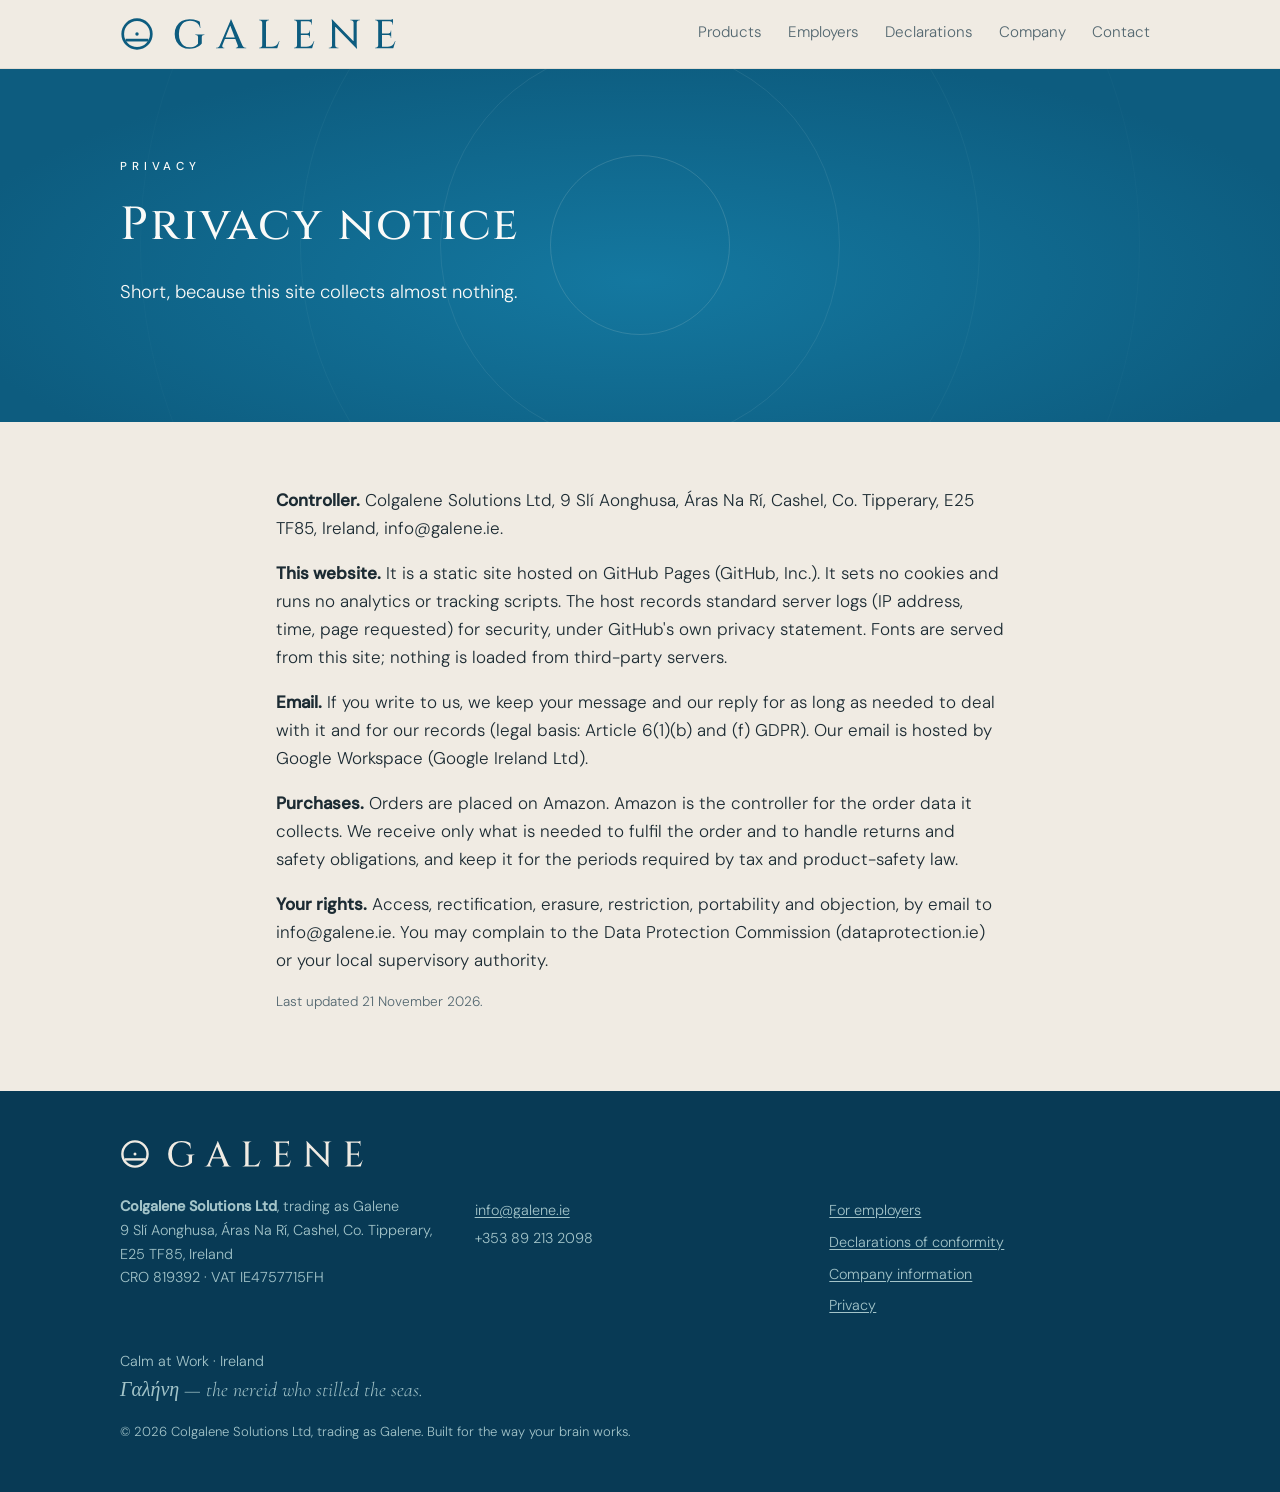
<file: privacy/index.html>
<!doctype html><html lang="en"><head><meta charset="utf-8"><meta name="viewport" content="width=device-width,initial-scale=1">
<title>Privacy — Galene</title><meta name="description" content="Privacy notice for galene.ie."><link rel="canonical" href="https://galene.ie/privacy/">
<link rel="icon" href="/assets/img/favicon.ico" sizes="32x32"><link rel="icon" href="/assets/img/favicon-32.svg" type="image/svg+xml"><link rel="apple-touch-icon" href="/assets/img/icon-180.png">
<meta http-equiv="Content-Security-Policy" content="default-src 'none'; style-src 'unsafe-inline'; img-src 'self' data:; font-src 'self'; connect-src 'self'; script-src 'inline-speculation-rules'; manifest-src 'self'; base-uri 'self'; form-action 'none'"><meta name="referrer" content="strict-origin-when-cross-origin"><meta name="theme-color" content="#F0EBE3"><meta name="color-scheme" content="light"><meta property="og:type" content="website"><meta property="og:site_name" content="Galene"><meta property="og:title" content="Privacy — Galene"><meta property="og:description" content="Privacy notice for galene.ie."><meta property="og:url" content="https://galene.ie/privacy/"><meta property="og:image" content="https://galene.ie/assets/img/icon-512.png"><meta name="twitter:card" content="summary">
<link rel="preload" as="font" type="font/woff2" href="/assets/fonts/DMSans-normal-400-latin.woff2" crossorigin><link rel="preload" as="font" type="font/woff2" href="/assets/fonts/Cinzel-normal-400-latin.woff2" crossorigin>
<style>/* latin-ext */ @font-face { font-family: 'Cinzel'; font-style: normal; font-weight: 400 700; font-display: swap; src:url(/assets/fonts/Cinzel-normal-400-latin-ext.woff2) format('woff2'); unicode-range: U+0100-02BA, U+02BD-02C5, U+02C7-02CC, U+02CE-02D7, U+02DD-02FF, U+0304, U+0308, U+0329, U+1D00-1DBF, U+1E00-1E9F, U+1EF2-1EFF, U+2020, U+20A0-20AB, U+20AD-20C4, U+2113, U+2C60-2C7F, U+A720-A7FF; } /* latin */ @font-face { font-family: 'Cinzel'; font-style: normal; font-weight: 400 700; font-display: swap; src:url(/assets/fonts/Cinzel-normal-400-latin.woff2) format('woff2'); unicode-range: U+0000-00FF, U+0131, U+0152-0153, U+02BB-02BC, U+02C6, U+02DA, U+02DC, U+0304, U+0308, U+0329, U+2000-206F, U+20AC, U+2122, U+2191, U+2193, U+2212, U+2215, U+FEFF, U+FFFD; } /* latin-ext */ @font-face { font-family: 'Cormorant Garamond'; font-style: italic; font-weight: 300; font-display: swap; src:url(/assets/fonts/CormorantGaramond-italic-300-latin-ext.woff2) format('woff2'); unicode-range: U+0100-02BA, U+02BD-02C5, U+02C7-02CC, U+02CE-02D7, U+02DD-02FF, U+0304, U+0308, U+0329, U+1D00-1DBF, U+1E00-1E9F, U+1EF2-1EFF, U+2020, U+20A0-20AB, U+20AD-20C4, U+2113, U+2C60-2C7F, U+A720-A7FF; } /* latin */ @font-face { font-family: 'Cormorant Garamond'; font-style: italic; font-weight: 300; font-display: swap; src:url(/assets/fonts/CormorantGaramond-italic-300-latin.woff2) format('woff2'); unicode-range: U+0000-00FF, U+0131, U+0152-0153, U+02BB-02BC, U+02C6, U+02DA, U+02DC, U+0304, U+0308, U+0329, U+2000-206F, U+20AC, U+2122, U+2191, U+2193, U+2212, U+2215, U+FEFF, U+FFFD; } /* latin-ext */ @font-face { font-family: 'DM Sans'; font-style: normal; font-weight: 300 500; font-display: swap; src:url(/assets/fonts/DMSans-normal-400-latin-ext.woff2) format('woff2'); unicode-range: U+0100-02BA, U+02BD-02C5, U+02C7-02CC, U+02CE-02D7, U+02DD-02FF, U+0304, U+0308, U+0329, U+1D00-1DBF, U+1E00-1E9F, U+1EF2-1EFF, U+2020, U+20A0-20AB, U+20AD-20C4, U+2113, U+2C60-2C7F, U+A720-A7FF; } /* latin */ @font-face { font-family: 'DM Sans'; font-style: normal; font-weight: 300 500; font-display: swap; src:url(/assets/fonts/DMSans-normal-400-latin.woff2) format('woff2'); unicode-range: U+0000-00FF, U+0131, U+0152-0153, U+02BB-02BC, U+02C6, U+02DA, U+02DC, U+0304, U+0308, U+0329, U+2000-206F, U+20AC, U+2122, U+2191, U+2193, U+2212, U+2215, U+FEFF, U+FFFD; }
:root{--tide:#0D5C7F;--tide-mid:#1478A0;--deep:#083A55;--teal:#2E7D8C;--seafoam:#A3C4C9;--linen:#F0EBE3;--white:#FAFAF8;--stone:#536770;--ink:#1C2B33;--sand:#C4A882;--line:#e2dcd2;color-scheme:light}
*{box-sizing:border-box}
html{-webkit-text-size-adjust:100%;text-size-adjust:100%;scroll-padding-top:100px}
body{margin:0;background:var(--linen);color:var(--ink);font:300 1.0625rem/1.65 "DM Sans",system-ui,sans-serif}
h1,h2,h3{font-family:Cinzel,serif;font-weight:500;color:var(--tide);letter-spacing:.04em;line-height:1.2;margin:0 0 .5em;text-wrap:balance}
h1{font-size:clamp(1.9rem,4vw,2.9rem)}h2{font-size:clamp(1.4rem,2.6vw,1.9rem)}h3,.h3{font-size:1.1rem}
a{color:var(--tide);text-underline-offset:.15em}p{margin:0 0 1em;text-wrap:pretty}
:focus-visible{outline:2px solid var(--tide);outline-offset:3px;border-radius:2px}.hero :focus-visible,footer :focus-visible{outline-color:var(--white)}
.skip{position:absolute;left:12px;top:-80px;background:var(--deep);color:var(--white);padding:10px 16px;border-radius:3px;z-index:10;text-decoration:none}.skip:focus{top:12px}
.vh{position:absolute;width:1px;height:1px;overflow:hidden;clip-path:inset(50%);white-space:nowrap}
.wrap{max-width:1080px;margin:0 auto;padding:0 20px}
header{background:var(--linen);border-bottom:1px solid var(--line);position:sticky;top:0;z-index:5}
.hdr{display:flex;align-items:center;justify-content:space-between;height:68px;gap:16px}
.hdr img{height:34px;width:auto;display:block}
nav{display:flex;gap:6px;font-size:.95rem}nav a{color:var(--stone);text-decoration:none;display:inline-flex;align-items:center;min-height:44px;padding:0 10px;border-bottom:2px solid transparent}nav a:hover{color:var(--tide)}nav a[aria-current]{color:var(--tide);border-bottom-color:var(--tide)}
.hero{background:radial-gradient(ellipse at 50% 60%,#1478A0 0%,#0D5C7F 78%);color:var(--white);position:relative;overflow:hidden;padding:88px 0 96px}.hero .wrap{position:relative}
.hero h1{color:var(--white)}.hero p{max-width:40rem;font-size:1.15rem}
.ripples{position:absolute;inset:0;display:flex;align-items:center;justify-content:center;pointer-events:none}.ripple{position:absolute;border-radius:50%;border:1px solid rgba(163,196,201,.22)}.ripple:nth-child(1){width:180px;height:180px}.ripple:nth-child(2){width:400px;height:400px;opacity:.55}.ripple:nth-child(3){width:680px;height:680px;opacity:.28}.ripple:nth-child(4){width:1000px;height:1000px;opacity:.12}.hero-home{min-height:88vh;min-height:88svh;display:flex;align-items:center;text-align:center}.hero-home .wrap{display:flex;flex-direction:column;align-items:center}.hero-mark{width:64px;height:64px;margin-bottom:32px}.hero-title{font-family:Cinzel,serif;font-weight:400;font-size:clamp(2.6rem,9vw,8rem);letter-spacing:.28em;color:var(--white);line-height:1;margin:0 0 28px;padding-left:.28em}.hero-sub{font-family:"Cormorant Garamond",serif;font-style:italic;font-weight:300;font-size:clamp(1.3rem,2.5vw,1.9rem);color:var(--white);line-height:1.55;max-width:540px;margin:0 auto 40px}.quote{font-family:"Cormorant Garamond",serif;font-style:italic;font-size:1.25rem;color:var(--stone)}
.eyebrow{font-size:.72rem;font-weight:500;letter-spacing:.42em;text-transform:uppercase;color:var(--white);margin-bottom:22px}
.cta{display:flex;gap:12px;flex-wrap:wrap}.hero-home .cta{justify-content:center}
.btn{display:inline-block;padding:12px 22px;border-radius:3px;text-decoration:none;font-weight:400;letter-spacing:.06em;font-size:.95rem}
.btn-sea{background:var(--seafoam);color:var(--deep)}.btn-sea:hover{background:var(--white)}
.btn-dark{background:var(--tide);color:var(--white)}.btn-dark:hover{background:var(--teal)}
.btn-ghost{border:1px solid rgba(250,250,248,.75);color:var(--white)}.btn-ghost:hover{border-color:var(--white);background:rgba(250,250,248,.08)}
.btn-soon{border:1px dashed rgba(250,250,248,.75);color:var(--white);cursor:default}
section{padding:64px 0}section.alt{background:var(--white)}
.grid{display:grid;gap:28px;grid-template-columns:repeat(auto-fit,minmax(260px,1fr))}
.split{display:grid;gap:28px;grid-template-columns:minmax(0,1fr) minmax(0,1fr);align-items:start}
.card{background:var(--white);border-left:3px solid var(--teal);padding:24px 24px 20px;display:flex;flex-direction:column;transition:transform .2s ease,box-shadow .2s ease}.card:hover{transform:translateY(-2px);box-shadow:0 10px 28px rgba(8,58,85,.09)}
.card h2,.card h3{margin:0 0 .25em}.card .sub{color:var(--stone);font-size:.9rem;margin-bottom:.8em}.card p{flex:1}
.card a.more{text-decoration:none;font-size:.95rem;display:inline-flex;align-items:center;min-height:44px;margin-bottom:-10px}.card a.more:hover{text-decoration:underline}
.ph{background:var(--seafoam);aspect-ratio:4/3;border-radius:3px;display:flex;align-items:center;justify-content:center;color:var(--deep);font-size:.85rem;letter-spacing:.1em;text-transform:uppercase;margin-bottom:18px}.ph-sq{aspect-ratio:1}
.ph-img{width:100%;height:auto;aspect-ratio:4/3;object-fit:contain;background:#fff;border-radius:3px;border:1px solid var(--line);display:block;margin-bottom:18px}.pfig{margin:0}.pfig img{width:100%;height:auto;aspect-ratio:1;object-fit:contain;background:#fff;border-radius:3px;border:1px solid var(--line);display:block}.pfig figcaption{margin-top:8px}
dl.facts{display:grid;grid-template-columns:max-content minmax(0,1fr);gap:8px 22px;margin:0}dl.facts dt{color:var(--stone);font-weight:400}dl.facts dd{margin:0;overflow-wrap:anywhere}
.note{background:var(--white);border-left:3px solid var(--sand);padding:16px 20px;margin:24px 0}
table{border-collapse:collapse;width:100%;font-size:.95rem}th,td{text-align:left;vertical-align:top;padding:10px 12px;border-bottom:1px solid var(--line);overflow-wrap:anywhere}thead th{color:var(--stone);font-weight:400}tbody th{font-weight:500}tbody th a{display:inline-block;padding:4px 0}
footer{background:var(--deep);color:var(--seafoam);padding:48px 0 36px;font-size:.9rem}
footer img{height:30px;width:auto;margin-bottom:18px}footer a{color:var(--seafoam);display:inline-block;padding:4px 0}footer .cols{display:grid;gap:24px;grid-template-columns:repeat(auto-fit,minmax(220px,1fr))}footer .tag{margin-top:28px}footer .quote{color:var(--seafoam)}footer .fine{font-size:.82rem}
.small{font-size:.85rem;color:var(--stone)}
.pts{display:grid;gap:28px 56px;grid-template-columns:repeat(auto-fit,minmax(min(100%,400px),1fr));margin-top:28px}.pts h3{margin-bottom:.35em}.pts p{margin:0}
.steps{list-style:none;padding:0;margin:28px 0 0;counter-reset:s;display:grid;gap:28px;grid-template-columns:repeat(auto-fit,minmax(240px,1fr))}.steps li{counter-increment:s;border-top:2px solid var(--teal);padding-top:14px}.steps li::before{content:counter(s,decimal-leading-zero);font-family:Cinzel,serif;font-size:1.5rem;color:var(--tide);display:block;margin-bottom:6px}.steps strong{font-weight:500}
.band{background:var(--deep);color:var(--white)}.band h2{color:var(--white)}.band p{max-width:44rem}.band .small{color:var(--seafoam)}.band a:not(.btn){color:var(--white)}.band :focus-visible{outline-color:var(--white)}
.lead{max-width:44rem;font-size:1.1rem}
@view-transition{navigation:auto}
@media(max-width:860px){.hero-home{min-height:70vh;min-height:70svh}.hdr{height:auto;padding:8px 20px 0;flex-wrap:wrap;gap:0 16px}.hdr img{height:24px}nav{width:100%;justify-content:space-between;gap:0;font-size:clamp(.72rem,3.5vw,.82rem)}nav a{padding:0}.hero{padding:60px 0 64px}.split{grid-template-columns:minmax(0,1fr)}dl.facts{grid-template-columns:minmax(0,1fr);gap:2px 0}dl.facts dd{margin-bottom:10px}
table,thead,tbody,tr,th,td{display:block}thead{position:absolute;width:1px;height:1px;overflow:hidden;clip-path:inset(50%)}tbody tr{background:var(--white);border-left:3px solid var(--teal);padding:14px 16px;margin-bottom:16px}tbody th,tbody td{border:0;padding:6px 0}td[data-label]::before{content:attr(data-label);display:block;font-size:.74rem;font-weight:500;letter-spacing:.08em;text-transform:uppercase;color:var(--stone)}}
@media(prefers-reduced-motion:reduce){.card{transition:none}.card:hover{transform:none}::view-transition-group(*),::view-transition-old(*),::view-transition-new(*){animation:none!important}}
</style>
<script type="speculationrules">{"prefetch":[{"where":{"and":[{"href_matches":"/*"},{"not":{"selector_matches":"[rel~=nofollow]"}}]},"eagerness":"moderate"}]}</script></head><body>
<a class="skip" href="#main">Skip to content</a>
<header><div class="wrap hdr"><a href="/"><img src="/assets/img/galene-lockup-horizontal-tide.svg" alt="Galene home" width="277" height="34"></a><nav aria-label="Main"><a href="/products/">Products</a><a href="/employers/">Employers</a><a href="/doc/">Declarations</a><a href="/company/">Company</a><a href="/contact/">Contact</a></nav></div></header>
<main id="main">
<div class="hero"><div class="ripples" aria-hidden="true"><div class="ripple"></div><div class="ripple"></div><div class="ripple"></div><div class="ripple"></div></div><div class="wrap"><div class="eyebrow">Privacy</div><h1>Privacy notice</h1><p>Short, because this site collects almost nothing.</p></div></div><section><div class="wrap" style="max-width:48rem"><p><strong>Controller.</strong> Colgalene Solutions Ltd, 9 Slí Aonghusa, Áras Na Rí, Cashel, Co. Tipperary, E25 TF85, Ireland, info@galene.ie.</p>
<p><strong>This website.</strong> It is a static site hosted on GitHub Pages (GitHub, Inc.). It sets no cookies and runs no analytics or tracking scripts. The host records standard server logs (IP address, time, page requested) for security, under GitHub's own privacy statement. Fonts are served from this site; nothing is loaded from third-party servers.</p>
<p><strong>Email.</strong> If you write to us, we keep your message and our reply for as long as needed to deal with it and for our records (legal basis: Article 6(1)(b) and (f) GDPR). Our email is hosted by Google Workspace (Google Ireland Ltd).</p>
<p><strong>Purchases.</strong> Orders are placed on Amazon. Amazon is the controller for the order data it collects. We receive only what is needed to fulfil the order and to handle returns and safety obligations, and keep it for the periods required by tax and product-safety law.</p>
<p><strong>Your rights.</strong> Access, rectification, erasure, restriction, portability and objection, by email to info@galene.ie. You may complain to the Data Protection Commission (dataprotection.ie) or your local supervisory authority.</p>
<p class="small">Last updated 21 November 2026.</p></div></section>
</main>
<footer><div class="wrap"><img src="/assets/img/galene-lockup-horizontal-linen.svg" alt="Galene" width="244" height="30" loading="lazy"><div class="cols">
<div><strong>Colgalene Solutions Ltd</strong>, trading as Galene<br>9 Slí Aonghusa, Áras Na Rí, Cashel, Co. Tipperary, E25 TF85, Ireland<br>CRO 819392 · VAT IE4757715FH</div>
<div><a href="mailto:info@galene.ie">info@galene.ie</a><br>+353 89 213 2098</div>
<div><a href="/employers/">For employers</a><br><a href="/doc/">Declarations of conformity</a><br><a href="/company/">Company information</a><br><a href="/privacy/">Privacy</a></div>
</div><p class="tag">Calm at Work · Ireland<br><span class="quote"><span lang="el">Γαλήνη</span> — the nereid who stilled the seas.</span></p><p class="fine">© 2026 Colgalene Solutions Ltd, trading as Galene. Built for the way your brain works.</p></div></footer>
</body></html>
</file>
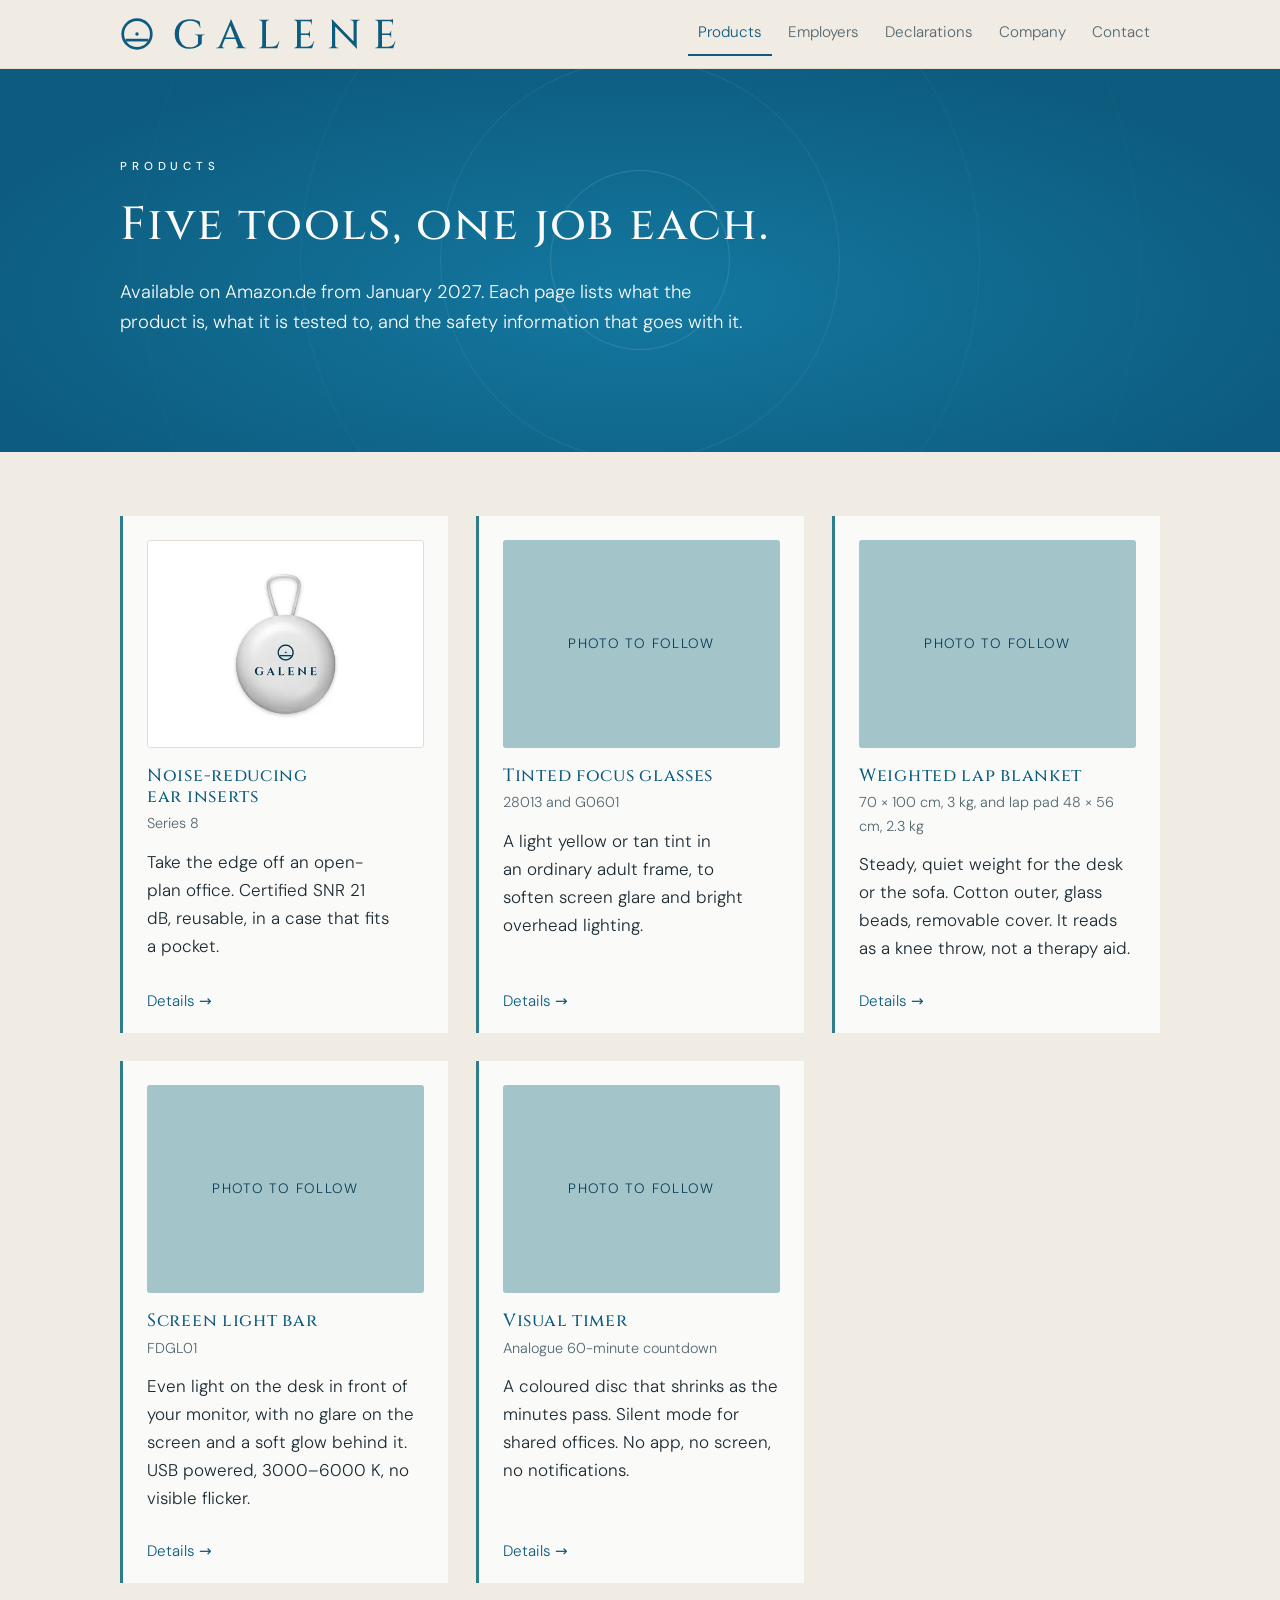
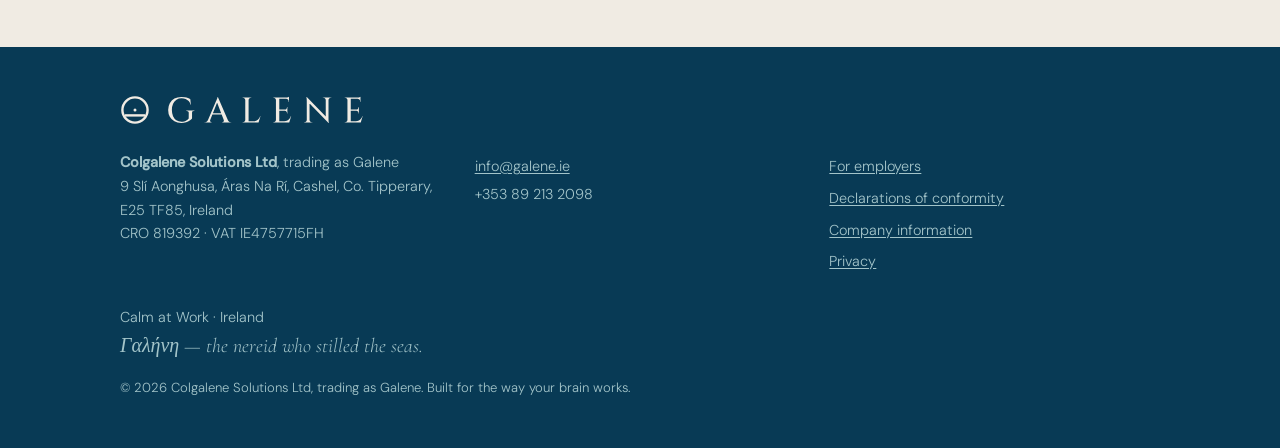
<file: products/index.html>
<!doctype html><html lang="en"><head><meta charset="utf-8"><meta name="viewport" content="width=device-width,initial-scale=1">
<title>Products — Galene</title><meta name="description" content="Galene products: ear inserts, tinted focus glasses, weighted lap blanket, screen light bar, visual timer."><link rel="canonical" href="https://galene.ie/products/">
<link rel="icon" href="/assets/img/favicon.ico" sizes="32x32"><link rel="icon" href="/assets/img/favicon-32.svg" type="image/svg+xml"><link rel="apple-touch-icon" href="/assets/img/icon-180.png">
<meta http-equiv="Content-Security-Policy" content="default-src 'none'; style-src 'unsafe-inline'; img-src 'self' data:; font-src 'self'; connect-src 'self'; script-src 'inline-speculation-rules'; manifest-src 'self'; base-uri 'self'; form-action 'none'"><meta name="referrer" content="strict-origin-when-cross-origin"><meta name="theme-color" content="#F0EBE3"><meta name="color-scheme" content="light"><meta property="og:type" content="website"><meta property="og:site_name" content="Galene"><meta property="og:title" content="Products — Galene"><meta property="og:description" content="Galene products: ear inserts, tinted focus glasses, weighted lap blanket, screen light bar, visual timer."><meta property="og:url" content="https://galene.ie/products/"><meta property="og:image" content="https://galene.ie/assets/img/icon-512.png"><meta name="twitter:card" content="summary">
<link rel="preload" as="font" type="font/woff2" href="/assets/fonts/DMSans-normal-400-latin.woff2" crossorigin><link rel="preload" as="font" type="font/woff2" href="/assets/fonts/Cinzel-normal-400-latin.woff2" crossorigin>
<style>/* latin-ext */ @font-face { font-family: 'Cinzel'; font-style: normal; font-weight: 400 700; font-display: swap; src:url(/assets/fonts/Cinzel-normal-400-latin-ext.woff2) format('woff2'); unicode-range: U+0100-02BA, U+02BD-02C5, U+02C7-02CC, U+02CE-02D7, U+02DD-02FF, U+0304, U+0308, U+0329, U+1D00-1DBF, U+1E00-1E9F, U+1EF2-1EFF, U+2020, U+20A0-20AB, U+20AD-20C4, U+2113, U+2C60-2C7F, U+A720-A7FF; } /* latin */ @font-face { font-family: 'Cinzel'; font-style: normal; font-weight: 400 700; font-display: swap; src:url(/assets/fonts/Cinzel-normal-400-latin.woff2) format('woff2'); unicode-range: U+0000-00FF, U+0131, U+0152-0153, U+02BB-02BC, U+02C6, U+02DA, U+02DC, U+0304, U+0308, U+0329, U+2000-206F, U+20AC, U+2122, U+2191, U+2193, U+2212, U+2215, U+FEFF, U+FFFD; } /* latin-ext */ @font-face { font-family: 'Cormorant Garamond'; font-style: italic; font-weight: 300; font-display: swap; src:url(/assets/fonts/CormorantGaramond-italic-300-latin-ext.woff2) format('woff2'); unicode-range: U+0100-02BA, U+02BD-02C5, U+02C7-02CC, U+02CE-02D7, U+02DD-02FF, U+0304, U+0308, U+0329, U+1D00-1DBF, U+1E00-1E9F, U+1EF2-1EFF, U+2020, U+20A0-20AB, U+20AD-20C4, U+2113, U+2C60-2C7F, U+A720-A7FF; } /* latin */ @font-face { font-family: 'Cormorant Garamond'; font-style: italic; font-weight: 300; font-display: swap; src:url(/assets/fonts/CormorantGaramond-italic-300-latin.woff2) format('woff2'); unicode-range: U+0000-00FF, U+0131, U+0152-0153, U+02BB-02BC, U+02C6, U+02DA, U+02DC, U+0304, U+0308, U+0329, U+2000-206F, U+20AC, U+2122, U+2191, U+2193, U+2212, U+2215, U+FEFF, U+FFFD; } /* latin-ext */ @font-face { font-family: 'DM Sans'; font-style: normal; font-weight: 300 500; font-display: swap; src:url(/assets/fonts/DMSans-normal-400-latin-ext.woff2) format('woff2'); unicode-range: U+0100-02BA, U+02BD-02C5, U+02C7-02CC, U+02CE-02D7, U+02DD-02FF, U+0304, U+0308, U+0329, U+1D00-1DBF, U+1E00-1E9F, U+1EF2-1EFF, U+2020, U+20A0-20AB, U+20AD-20C4, U+2113, U+2C60-2C7F, U+A720-A7FF; } /* latin */ @font-face { font-family: 'DM Sans'; font-style: normal; font-weight: 300 500; font-display: swap; src:url(/assets/fonts/DMSans-normal-400-latin.woff2) format('woff2'); unicode-range: U+0000-00FF, U+0131, U+0152-0153, U+02BB-02BC, U+02C6, U+02DA, U+02DC, U+0304, U+0308, U+0329, U+2000-206F, U+20AC, U+2122, U+2191, U+2193, U+2212, U+2215, U+FEFF, U+FFFD; }
:root{--tide:#0D5C7F;--tide-mid:#1478A0;--deep:#083A55;--teal:#2E7D8C;--seafoam:#A3C4C9;--linen:#F0EBE3;--white:#FAFAF8;--stone:#536770;--ink:#1C2B33;--sand:#C4A882;--line:#e2dcd2;color-scheme:light}
*{box-sizing:border-box}
html{-webkit-text-size-adjust:100%;text-size-adjust:100%;scroll-padding-top:100px}
body{margin:0;background:var(--linen);color:var(--ink);font:300 1.0625rem/1.65 "DM Sans",system-ui,sans-serif}
h1,h2,h3{font-family:Cinzel,serif;font-weight:500;color:var(--tide);letter-spacing:.04em;line-height:1.2;margin:0 0 .5em;text-wrap:balance}
h1{font-size:clamp(1.9rem,4vw,2.9rem)}h2{font-size:clamp(1.4rem,2.6vw,1.9rem)}h3,.h3{font-size:1.1rem}
a{color:var(--tide);text-underline-offset:.15em}p{margin:0 0 1em;text-wrap:pretty}
:focus-visible{outline:2px solid var(--tide);outline-offset:3px;border-radius:2px}.hero :focus-visible,footer :focus-visible{outline-color:var(--white)}
.skip{position:absolute;left:12px;top:-80px;background:var(--deep);color:var(--white);padding:10px 16px;border-radius:3px;z-index:10;text-decoration:none}.skip:focus{top:12px}
.vh{position:absolute;width:1px;height:1px;overflow:hidden;clip-path:inset(50%);white-space:nowrap}
.wrap{max-width:1080px;margin:0 auto;padding:0 20px}
header{background:var(--linen);border-bottom:1px solid var(--line);position:sticky;top:0;z-index:5}
.hdr{display:flex;align-items:center;justify-content:space-between;height:68px;gap:16px}
.hdr img{height:34px;width:auto;display:block}
nav{display:flex;gap:6px;font-size:.95rem}nav a{color:var(--stone);text-decoration:none;display:inline-flex;align-items:center;min-height:44px;padding:0 10px;border-bottom:2px solid transparent}nav a:hover{color:var(--tide)}nav a[aria-current]{color:var(--tide);border-bottom-color:var(--tide)}
.hero{background:radial-gradient(ellipse at 50% 60%,#1478A0 0%,#0D5C7F 78%);color:var(--white);position:relative;overflow:hidden;padding:88px 0 96px}.hero .wrap{position:relative}
.hero h1{color:var(--white)}.hero p{max-width:40rem;font-size:1.15rem}
.ripples{position:absolute;inset:0;display:flex;align-items:center;justify-content:center;pointer-events:none}.ripple{position:absolute;border-radius:50%;border:1px solid rgba(163,196,201,.22)}.ripple:nth-child(1){width:180px;height:180px}.ripple:nth-child(2){width:400px;height:400px;opacity:.55}.ripple:nth-child(3){width:680px;height:680px;opacity:.28}.ripple:nth-child(4){width:1000px;height:1000px;opacity:.12}.hero-home{min-height:88vh;min-height:88svh;display:flex;align-items:center;text-align:center}.hero-home .wrap{display:flex;flex-direction:column;align-items:center}.hero-mark{width:64px;height:64px;margin-bottom:32px}.hero-title{font-family:Cinzel,serif;font-weight:400;font-size:clamp(2.6rem,9vw,8rem);letter-spacing:.28em;color:var(--white);line-height:1;margin:0 0 28px;padding-left:.28em}.hero-sub{font-family:"Cormorant Garamond",serif;font-style:italic;font-weight:300;font-size:clamp(1.3rem,2.5vw,1.9rem);color:var(--white);line-height:1.55;max-width:540px;margin:0 auto 40px}.quote{font-family:"Cormorant Garamond",serif;font-style:italic;font-size:1.25rem;color:var(--stone)}
.eyebrow{font-size:.72rem;font-weight:500;letter-spacing:.42em;text-transform:uppercase;color:var(--white);margin-bottom:22px}
.cta{display:flex;gap:12px;flex-wrap:wrap}.hero-home .cta{justify-content:center}
.btn{display:inline-block;padding:12px 22px;border-radius:3px;text-decoration:none;font-weight:400;letter-spacing:.06em;font-size:.95rem}
.btn-sea{background:var(--seafoam);color:var(--deep)}.btn-sea:hover{background:var(--white)}
.btn-dark{background:var(--tide);color:var(--white)}.btn-dark:hover{background:var(--teal)}
.btn-ghost{border:1px solid rgba(250,250,248,.75);color:var(--white)}.btn-ghost:hover{border-color:var(--white);background:rgba(250,250,248,.08)}
.btn-soon{border:1px dashed rgba(250,250,248,.75);color:var(--white);cursor:default}
section{padding:64px 0}section.alt{background:var(--white)}
.grid{display:grid;gap:28px;grid-template-columns:repeat(auto-fit,minmax(260px,1fr))}
.split{display:grid;gap:28px;grid-template-columns:minmax(0,1fr) minmax(0,1fr);align-items:start}
.card{background:var(--white);border-left:3px solid var(--teal);padding:24px 24px 20px;display:flex;flex-direction:column;transition:transform .2s ease,box-shadow .2s ease}.card:hover{transform:translateY(-2px);box-shadow:0 10px 28px rgba(8,58,85,.09)}
.card h2,.card h3{margin:0 0 .25em}.card .sub{color:var(--stone);font-size:.9rem;margin-bottom:.8em}.card p{flex:1}
.card a.more{text-decoration:none;font-size:.95rem;display:inline-flex;align-items:center;min-height:44px;margin-bottom:-10px}.card a.more:hover{text-decoration:underline}
.ph{background:var(--seafoam);aspect-ratio:4/3;border-radius:3px;display:flex;align-items:center;justify-content:center;color:var(--deep);font-size:.85rem;letter-spacing:.1em;text-transform:uppercase;margin-bottom:18px}.ph-sq{aspect-ratio:1}
.ph-img{width:100%;height:auto;aspect-ratio:4/3;object-fit:contain;background:#fff;border-radius:3px;border:1px solid var(--line);display:block;margin-bottom:18px}.pfig{margin:0}.pfig img{width:100%;height:auto;aspect-ratio:1;object-fit:contain;background:#fff;border-radius:3px;border:1px solid var(--line);display:block}.pfig figcaption{margin-top:8px}
dl.facts{display:grid;grid-template-columns:max-content minmax(0,1fr);gap:8px 22px;margin:0}dl.facts dt{color:var(--stone);font-weight:400}dl.facts dd{margin:0;overflow-wrap:anywhere}
.note{background:var(--white);border-left:3px solid var(--sand);padding:16px 20px;margin:24px 0}
table{border-collapse:collapse;width:100%;font-size:.95rem}th,td{text-align:left;vertical-align:top;padding:10px 12px;border-bottom:1px solid var(--line);overflow-wrap:anywhere}thead th{color:var(--stone);font-weight:400}tbody th{font-weight:500}tbody th a{display:inline-block;padding:4px 0}
footer{background:var(--deep);color:var(--seafoam);padding:48px 0 36px;font-size:.9rem}
footer img{height:30px;width:auto;margin-bottom:18px}footer a{color:var(--seafoam);display:inline-block;padding:4px 0}footer .cols{display:grid;gap:24px;grid-template-columns:repeat(auto-fit,minmax(220px,1fr))}footer .tag{margin-top:28px}footer .quote{color:var(--seafoam)}footer .fine{font-size:.82rem}
.small{font-size:.85rem;color:var(--stone)}
.pts{display:grid;gap:28px 56px;grid-template-columns:repeat(auto-fit,minmax(min(100%,400px),1fr));margin-top:28px}.pts h3{margin-bottom:.35em}.pts p{margin:0}
.steps{list-style:none;padding:0;margin:28px 0 0;counter-reset:s;display:grid;gap:28px;grid-template-columns:repeat(auto-fit,minmax(240px,1fr))}.steps li{counter-increment:s;border-top:2px solid var(--teal);padding-top:14px}.steps li::before{content:counter(s,decimal-leading-zero);font-family:Cinzel,serif;font-size:1.5rem;color:var(--tide);display:block;margin-bottom:6px}.steps strong{font-weight:500}
.band{background:var(--deep);color:var(--white)}.band h2{color:var(--white)}.band p{max-width:44rem}.band .small{color:var(--seafoam)}.band a:not(.btn){color:var(--white)}.band :focus-visible{outline-color:var(--white)}
.lead{max-width:44rem;font-size:1.1rem}
@view-transition{navigation:auto}
@media(max-width:860px){.hero-home{min-height:70vh;min-height:70svh}.hdr{height:auto;padding:8px 20px 0;flex-wrap:wrap;gap:0 16px}.hdr img{height:24px}nav{width:100%;justify-content:space-between;gap:0;font-size:clamp(.72rem,3.5vw,.82rem)}nav a{padding:0}.hero{padding:60px 0 64px}.split{grid-template-columns:minmax(0,1fr)}dl.facts{grid-template-columns:minmax(0,1fr);gap:2px 0}dl.facts dd{margin-bottom:10px}
table,thead,tbody,tr,th,td{display:block}thead{position:absolute;width:1px;height:1px;overflow:hidden;clip-path:inset(50%)}tbody tr{background:var(--white);border-left:3px solid var(--teal);padding:14px 16px;margin-bottom:16px}tbody th,tbody td{border:0;padding:6px 0}td[data-label]::before{content:attr(data-label);display:block;font-size:.74rem;font-weight:500;letter-spacing:.08em;text-transform:uppercase;color:var(--stone)}}
@media(prefers-reduced-motion:reduce){.card{transition:none}.card:hover{transform:none}::view-transition-group(*),::view-transition-old(*),::view-transition-new(*){animation:none!important}}
</style>
<script type="speculationrules">{"prefetch":[{"where":{"and":[{"href_matches":"/*"},{"not":{"selector_matches":"[rel~=nofollow]"}}]},"eagerness":"moderate"}]}</script></head><body>
<a class="skip" href="#main">Skip to content</a>
<header><div class="wrap hdr"><a href="/"><img src="/assets/img/galene-lockup-horizontal-tide.svg" alt="Galene home" width="277" height="34"></a><nav aria-label="Main"><a href="/products/" aria-current="page">Products</a><a href="/employers/">Employers</a><a href="/doc/">Declarations</a><a href="/company/">Company</a><a href="/contact/">Contact</a></nav></div></header>
<main id="main">
<div class="hero"><div class="ripples" aria-hidden="true"><div class="ripple"></div><div class="ripple"></div><div class="ripple"></div><div class="ripple"></div></div><div class="wrap"><div class="eyebrow">Products</div><h1>Five tools, one job each.</h1><p>Available on Amazon.de from January 2027. Each page lists what the product is, what it is tested to, and the safety information that goes with it.</p></div></div><section><div class="wrap"><div class="grid"><article class="card"><picture><source type="image/webp" srcset="/assets/img/products/ear-inserts-card-half.webp 480w, /assets/img/products/ear-inserts-card.webp 960w" sizes="(max-width:860px) 90vw, 330px"><img class="ph-img" src="/assets/img/products/ear-inserts-card.jpg" alt="" loading="lazy" decoding="async" width="960" height="720"></picture><h2 class="h3">Noise-reducing ear inserts</h2><div class="sub">Series 8</div><p>Take the edge off an open-plan office. Certified SNR 21 dB, reusable, in a case that fits a pocket.</p><a class="more" href="/products/ear-inserts/">Details<span class="vh">: Noise-reducing ear inserts</span>&nbsp;<span aria-hidden="true">→</span></a></article><article class="card"><div class="ph">Photo to follow</div><h2 class="h3">Tinted focus glasses</h2><div class="sub">28013 and G0601</div><p>A light yellow or tan tint in an ordinary adult frame, to soften screen glare and bright overhead lighting.</p><a class="more" href="/products/focus-glasses/">Details<span class="vh">: Tinted focus glasses</span>&nbsp;<span aria-hidden="true">→</span></a></article><article class="card"><div class="ph">Photo to follow</div><h2 class="h3">Weighted lap blanket</h2><div class="sub">70 × 100 cm, 3 kg, and lap pad 48 × 56 cm, 2.3 kg</div><p>Steady, quiet weight for the desk or the sofa. Cotton outer, glass beads, removable cover. It reads as a knee throw, not a therapy aid.</p><a class="more" href="/products/weighted-lap-blanket/">Details<span class="vh">: Weighted lap blanket</span>&nbsp;<span aria-hidden="true">→</span></a></article><article class="card"><div class="ph">Photo to follow</div><h2 class="h3">Screen light bar</h2><div class="sub">FDGL01</div><p>Even light on the desk in front of your monitor, with no glare on the screen and a soft glow behind it. USB powered, 3000–6000 K, no visible flicker.</p><a class="more" href="/products/screen-light-bar/">Details<span class="vh">: Screen light bar</span>&nbsp;<span aria-hidden="true">→</span></a></article><article class="card"><div class="ph">Photo to follow</div><h2 class="h3">Visual timer</h2><div class="sub">Analogue 60-minute countdown</div><p>A coloured disc that shrinks as the minutes pass. Silent mode for shared offices. No app, no screen, no notifications.</p><a class="more" href="/products/visual-timer/">Details<span class="vh">: Visual timer</span>&nbsp;<span aria-hidden="true">→</span></a></article></div></div></section>
</main>
<footer><div class="wrap"><img src="/assets/img/galene-lockup-horizontal-linen.svg" alt="Galene" width="244" height="30" loading="lazy"><div class="cols">
<div><strong>Colgalene Solutions Ltd</strong>, trading as Galene<br>9 Slí Aonghusa, Áras Na Rí, Cashel, Co. Tipperary, E25 TF85, Ireland<br>CRO 819392 · VAT IE4757715FH</div>
<div><a href="mailto:info@galene.ie">info@galene.ie</a><br>+353 89 213 2098</div>
<div><a href="/employers/">For employers</a><br><a href="/doc/">Declarations of conformity</a><br><a href="/company/">Company information</a><br><a href="/privacy/">Privacy</a></div>
</div><p class="tag">Calm at Work · Ireland<br><span class="quote"><span lang="el">Γαλήνη</span> — the nereid who stilled the seas.</span></p><p class="fine">© 2026 Colgalene Solutions Ltd, trading as Galene. Built for the way your brain works.</p></div></footer>
</body></html>
</file>
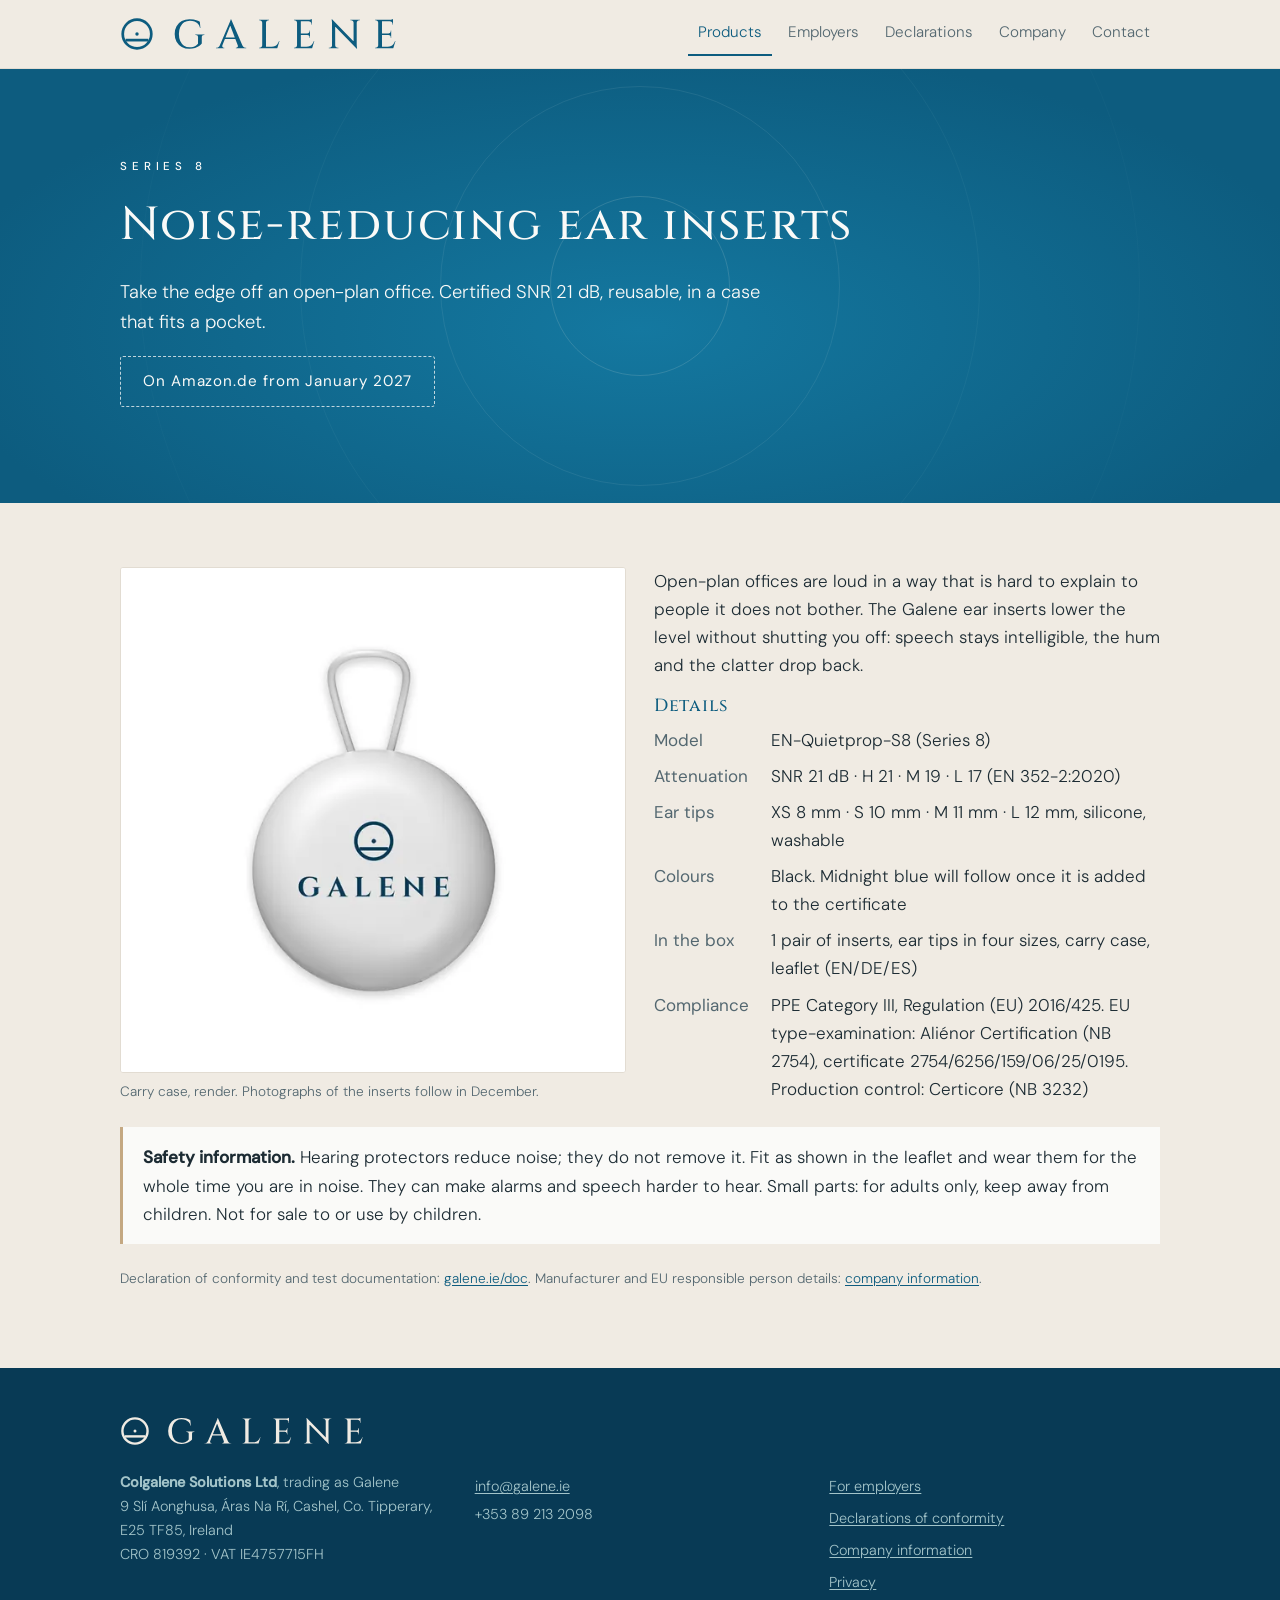
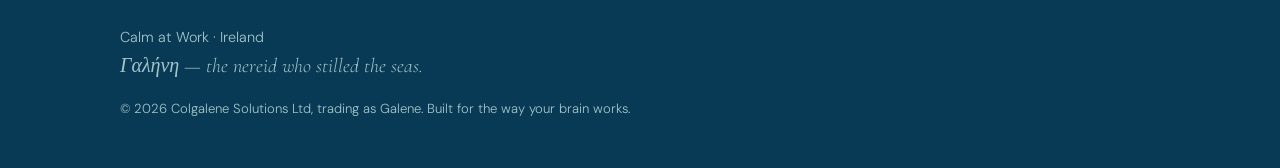
<file: products/ear-inserts/index.html>
<!doctype html><html lang="en"><head><meta charset="utf-8"><meta name="viewport" content="width=device-width,initial-scale=1">
<title>Noise-reducing ear inserts — Galene</title><meta name="description" content="Take the edge off an open-plan office. Certified SNR 21 dB, reusable, in a case that fits a pocket."><link rel="canonical" href="https://galene.ie/products/ear-inserts/">
<link rel="icon" href="/assets/img/favicon.ico" sizes="32x32"><link rel="icon" href="/assets/img/favicon-32.svg" type="image/svg+xml"><link rel="apple-touch-icon" href="/assets/img/icon-180.png">
<meta http-equiv="Content-Security-Policy" content="default-src 'none'; style-src 'unsafe-inline'; img-src 'self' data:; font-src 'self'; connect-src 'self'; script-src 'inline-speculation-rules'; manifest-src 'self'; base-uri 'self'; form-action 'none'"><meta name="referrer" content="strict-origin-when-cross-origin"><meta name="theme-color" content="#F0EBE3"><meta name="color-scheme" content="light"><meta property="og:type" content="website"><meta property="og:site_name" content="Galene"><meta property="og:title" content="Noise-reducing ear inserts — Galene"><meta property="og:description" content="Take the edge off an open-plan office. Certified SNR 21 dB, reusable, in a case that fits a pocket."><meta property="og:url" content="https://galene.ie/products/ear-inserts/"><meta property="og:image" content="https://galene.ie/assets/img/icon-512.png"><meta name="twitter:card" content="summary">
<link rel="preload" as="font" type="font/woff2" href="/assets/fonts/DMSans-normal-400-latin.woff2" crossorigin><link rel="preload" as="font" type="font/woff2" href="/assets/fonts/Cinzel-normal-400-latin.woff2" crossorigin>
<style>/* latin-ext */ @font-face { font-family: 'Cinzel'; font-style: normal; font-weight: 400 700; font-display: swap; src:url(/assets/fonts/Cinzel-normal-400-latin-ext.woff2) format('woff2'); unicode-range: U+0100-02BA, U+02BD-02C5, U+02C7-02CC, U+02CE-02D7, U+02DD-02FF, U+0304, U+0308, U+0329, U+1D00-1DBF, U+1E00-1E9F, U+1EF2-1EFF, U+2020, U+20A0-20AB, U+20AD-20C4, U+2113, U+2C60-2C7F, U+A720-A7FF; } /* latin */ @font-face { font-family: 'Cinzel'; font-style: normal; font-weight: 400 700; font-display: swap; src:url(/assets/fonts/Cinzel-normal-400-latin.woff2) format('woff2'); unicode-range: U+0000-00FF, U+0131, U+0152-0153, U+02BB-02BC, U+02C6, U+02DA, U+02DC, U+0304, U+0308, U+0329, U+2000-206F, U+20AC, U+2122, U+2191, U+2193, U+2212, U+2215, U+FEFF, U+FFFD; } /* latin-ext */ @font-face { font-family: 'Cormorant Garamond'; font-style: italic; font-weight: 300; font-display: swap; src:url(/assets/fonts/CormorantGaramond-italic-300-latin-ext.woff2) format('woff2'); unicode-range: U+0100-02BA, U+02BD-02C5, U+02C7-02CC, U+02CE-02D7, U+02DD-02FF, U+0304, U+0308, U+0329, U+1D00-1DBF, U+1E00-1E9F, U+1EF2-1EFF, U+2020, U+20A0-20AB, U+20AD-20C4, U+2113, U+2C60-2C7F, U+A720-A7FF; } /* latin */ @font-face { font-family: 'Cormorant Garamond'; font-style: italic; font-weight: 300; font-display: swap; src:url(/assets/fonts/CormorantGaramond-italic-300-latin.woff2) format('woff2'); unicode-range: U+0000-00FF, U+0131, U+0152-0153, U+02BB-02BC, U+02C6, U+02DA, U+02DC, U+0304, U+0308, U+0329, U+2000-206F, U+20AC, U+2122, U+2191, U+2193, U+2212, U+2215, U+FEFF, U+FFFD; } /* latin-ext */ @font-face { font-family: 'DM Sans'; font-style: normal; font-weight: 300 500; font-display: swap; src:url(/assets/fonts/DMSans-normal-400-latin-ext.woff2) format('woff2'); unicode-range: U+0100-02BA, U+02BD-02C5, U+02C7-02CC, U+02CE-02D7, U+02DD-02FF, U+0304, U+0308, U+0329, U+1D00-1DBF, U+1E00-1E9F, U+1EF2-1EFF, U+2020, U+20A0-20AB, U+20AD-20C4, U+2113, U+2C60-2C7F, U+A720-A7FF; } /* latin */ @font-face { font-family: 'DM Sans'; font-style: normal; font-weight: 300 500; font-display: swap; src:url(/assets/fonts/DMSans-normal-400-latin.woff2) format('woff2'); unicode-range: U+0000-00FF, U+0131, U+0152-0153, U+02BB-02BC, U+02C6, U+02DA, U+02DC, U+0304, U+0308, U+0329, U+2000-206F, U+20AC, U+2122, U+2191, U+2193, U+2212, U+2215, U+FEFF, U+FFFD; }
:root{--tide:#0D5C7F;--tide-mid:#1478A0;--deep:#083A55;--teal:#2E7D8C;--seafoam:#A3C4C9;--linen:#F0EBE3;--white:#FAFAF8;--stone:#536770;--ink:#1C2B33;--sand:#C4A882;--line:#e2dcd2;color-scheme:light}
*{box-sizing:border-box}
html{-webkit-text-size-adjust:100%;text-size-adjust:100%;scroll-padding-top:100px}
body{margin:0;background:var(--linen);color:var(--ink);font:300 1.0625rem/1.65 "DM Sans",system-ui,sans-serif}
h1,h2,h3{font-family:Cinzel,serif;font-weight:500;color:var(--tide);letter-spacing:.04em;line-height:1.2;margin:0 0 .5em;text-wrap:balance}
h1{font-size:clamp(1.9rem,4vw,2.9rem)}h2{font-size:clamp(1.4rem,2.6vw,1.9rem)}h3,.h3{font-size:1.1rem}
a{color:var(--tide);text-underline-offset:.15em}p{margin:0 0 1em;text-wrap:pretty}
:focus-visible{outline:2px solid var(--tide);outline-offset:3px;border-radius:2px}.hero :focus-visible,footer :focus-visible{outline-color:var(--white)}
.skip{position:absolute;left:12px;top:-80px;background:var(--deep);color:var(--white);padding:10px 16px;border-radius:3px;z-index:10;text-decoration:none}.skip:focus{top:12px}
.vh{position:absolute;width:1px;height:1px;overflow:hidden;clip-path:inset(50%);white-space:nowrap}
.wrap{max-width:1080px;margin:0 auto;padding:0 20px}
header{background:var(--linen);border-bottom:1px solid var(--line);position:sticky;top:0;z-index:5}
.hdr{display:flex;align-items:center;justify-content:space-between;height:68px;gap:16px}
.hdr img{height:34px;width:auto;display:block}
nav{display:flex;gap:6px;font-size:.95rem}nav a{color:var(--stone);text-decoration:none;display:inline-flex;align-items:center;min-height:44px;padding:0 10px;border-bottom:2px solid transparent}nav a:hover{color:var(--tide)}nav a[aria-current]{color:var(--tide);border-bottom-color:var(--tide)}
.hero{background:radial-gradient(ellipse at 50% 60%,#1478A0 0%,#0D5C7F 78%);color:var(--white);position:relative;overflow:hidden;padding:88px 0 96px}.hero .wrap{position:relative}
.hero h1{color:var(--white)}.hero p{max-width:40rem;font-size:1.15rem}
.ripples{position:absolute;inset:0;display:flex;align-items:center;justify-content:center;pointer-events:none}.ripple{position:absolute;border-radius:50%;border:1px solid rgba(163,196,201,.22)}.ripple:nth-child(1){width:180px;height:180px}.ripple:nth-child(2){width:400px;height:400px;opacity:.55}.ripple:nth-child(3){width:680px;height:680px;opacity:.28}.ripple:nth-child(4){width:1000px;height:1000px;opacity:.12}.hero-home{min-height:88vh;min-height:88svh;display:flex;align-items:center;text-align:center}.hero-home .wrap{display:flex;flex-direction:column;align-items:center}.hero-mark{width:64px;height:64px;margin-bottom:32px}.hero-title{font-family:Cinzel,serif;font-weight:400;font-size:clamp(2.6rem,9vw,8rem);letter-spacing:.28em;color:var(--white);line-height:1;margin:0 0 28px;padding-left:.28em}.hero-sub{font-family:"Cormorant Garamond",serif;font-style:italic;font-weight:300;font-size:clamp(1.3rem,2.5vw,1.9rem);color:var(--white);line-height:1.55;max-width:540px;margin:0 auto 40px}.quote{font-family:"Cormorant Garamond",serif;font-style:italic;font-size:1.25rem;color:var(--stone)}
.eyebrow{font-size:.72rem;font-weight:500;letter-spacing:.42em;text-transform:uppercase;color:var(--white);margin-bottom:22px}
.cta{display:flex;gap:12px;flex-wrap:wrap}.hero-home .cta{justify-content:center}
.btn{display:inline-block;padding:12px 22px;border-radius:3px;text-decoration:none;font-weight:400;letter-spacing:.06em;font-size:.95rem}
.btn-sea{background:var(--seafoam);color:var(--deep)}.btn-sea:hover{background:var(--white)}
.btn-dark{background:var(--tide);color:var(--white)}.btn-dark:hover{background:var(--teal)}
.btn-ghost{border:1px solid rgba(250,250,248,.75);color:var(--white)}.btn-ghost:hover{border-color:var(--white);background:rgba(250,250,248,.08)}
.btn-soon{border:1px dashed rgba(250,250,248,.75);color:var(--white);cursor:default}
section{padding:64px 0}section.alt{background:var(--white)}
.grid{display:grid;gap:28px;grid-template-columns:repeat(auto-fit,minmax(260px,1fr))}
.split{display:grid;gap:28px;grid-template-columns:minmax(0,1fr) minmax(0,1fr);align-items:start}
.card{background:var(--white);border-left:3px solid var(--teal);padding:24px 24px 20px;display:flex;flex-direction:column;transition:transform .2s ease,box-shadow .2s ease}.card:hover{transform:translateY(-2px);box-shadow:0 10px 28px rgba(8,58,85,.09)}
.card h2,.card h3{margin:0 0 .25em}.card .sub{color:var(--stone);font-size:.9rem;margin-bottom:.8em}.card p{flex:1}
.card a.more{text-decoration:none;font-size:.95rem;display:inline-flex;align-items:center;min-height:44px;margin-bottom:-10px}.card a.more:hover{text-decoration:underline}
.ph{background:var(--seafoam);aspect-ratio:4/3;border-radius:3px;display:flex;align-items:center;justify-content:center;color:var(--deep);font-size:.85rem;letter-spacing:.1em;text-transform:uppercase;margin-bottom:18px}.ph-sq{aspect-ratio:1}
.ph-img{width:100%;height:auto;aspect-ratio:4/3;object-fit:contain;background:#fff;border-radius:3px;border:1px solid var(--line);display:block;margin-bottom:18px}.pfig{margin:0}.pfig img{width:100%;height:auto;aspect-ratio:1;object-fit:contain;background:#fff;border-radius:3px;border:1px solid var(--line);display:block}.pfig figcaption{margin-top:8px}
dl.facts{display:grid;grid-template-columns:max-content minmax(0,1fr);gap:8px 22px;margin:0}dl.facts dt{color:var(--stone);font-weight:400}dl.facts dd{margin:0;overflow-wrap:anywhere}
.note{background:var(--white);border-left:3px solid var(--sand);padding:16px 20px;margin:24px 0}
table{border-collapse:collapse;width:100%;font-size:.95rem}th,td{text-align:left;vertical-align:top;padding:10px 12px;border-bottom:1px solid var(--line);overflow-wrap:anywhere}thead th{color:var(--stone);font-weight:400}tbody th{font-weight:500}tbody th a{display:inline-block;padding:4px 0}
footer{background:var(--deep);color:var(--seafoam);padding:48px 0 36px;font-size:.9rem}
footer img{height:30px;width:auto;margin-bottom:18px}footer a{color:var(--seafoam);display:inline-block;padding:4px 0}footer .cols{display:grid;gap:24px;grid-template-columns:repeat(auto-fit,minmax(220px,1fr))}footer .tag{margin-top:28px}footer .quote{color:var(--seafoam)}footer .fine{font-size:.82rem}
.small{font-size:.85rem;color:var(--stone)}
.pts{display:grid;gap:28px 56px;grid-template-columns:repeat(auto-fit,minmax(min(100%,400px),1fr));margin-top:28px}.pts h3{margin-bottom:.35em}.pts p{margin:0}
.steps{list-style:none;padding:0;margin:28px 0 0;counter-reset:s;display:grid;gap:28px;grid-template-columns:repeat(auto-fit,minmax(240px,1fr))}.steps li{counter-increment:s;border-top:2px solid var(--teal);padding-top:14px}.steps li::before{content:counter(s,decimal-leading-zero);font-family:Cinzel,serif;font-size:1.5rem;color:var(--tide);display:block;margin-bottom:6px}.steps strong{font-weight:500}
.band{background:var(--deep);color:var(--white)}.band h2{color:var(--white)}.band p{max-width:44rem}.band .small{color:var(--seafoam)}.band a:not(.btn){color:var(--white)}.band :focus-visible{outline-color:var(--white)}
.lead{max-width:44rem;font-size:1.1rem}
@view-transition{navigation:auto}
@media(max-width:860px){.hero-home{min-height:70vh;min-height:70svh}.hdr{height:auto;padding:8px 20px 0;flex-wrap:wrap;gap:0 16px}.hdr img{height:24px}nav{width:100%;justify-content:space-between;gap:0;font-size:clamp(.72rem,3.5vw,.82rem)}nav a{padding:0}.hero{padding:60px 0 64px}.split{grid-template-columns:minmax(0,1fr)}dl.facts{grid-template-columns:minmax(0,1fr);gap:2px 0}dl.facts dd{margin-bottom:10px}
table,thead,tbody,tr,th,td{display:block}thead{position:absolute;width:1px;height:1px;overflow:hidden;clip-path:inset(50%)}tbody tr{background:var(--white);border-left:3px solid var(--teal);padding:14px 16px;margin-bottom:16px}tbody th,tbody td{border:0;padding:6px 0}td[data-label]::before{content:attr(data-label);display:block;font-size:.74rem;font-weight:500;letter-spacing:.08em;text-transform:uppercase;color:var(--stone)}}
@media(prefers-reduced-motion:reduce){.card{transition:none}.card:hover{transform:none}::view-transition-group(*),::view-transition-old(*),::view-transition-new(*){animation:none!important}}
</style>
<script type="speculationrules">{"prefetch":[{"where":{"and":[{"href_matches":"/*"},{"not":{"selector_matches":"[rel~=nofollow]"}}]},"eagerness":"moderate"}]}</script><script type="application/ld+json">{"@context":"https://schema.org","@type":"Product","@id":"https://galene.ie/products/ear-inserts/#product","name":"Noise-reducing ear inserts","description":"Take the edge off an open-plan office. Certified SNR 21 dB, reusable, in a case that fits a pocket. Open-plan offices are loud in a way that is hard to explain to people it does not bother. The Galene ear inserts lower the level without shutting you off: speech stays intelligible, the hum and the clatter drop back.","url":"https://galene.ie/products/ear-inserts/","brand":{"@type":"Brand","name":"Galene"},"category":"Workplace tools for neurodivergent adults","additionalProperty":[{"@type":"PropertyValue","name":"Model","value":"EN-Quietprop-S8 (Series 8)"},{"@type":"PropertyValue","name":"Attenuation","value":"SNR 21 dB · H 21 · M 19 · L 17 (EN 352-2:2020)"},{"@type":"PropertyValue","name":"Ear tips","value":"XS 8 mm · S 10 mm · M 11 mm · L 12 mm, silicone, washable"},{"@type":"PropertyValue","name":"Colours","value":"Black. Midnight blue will follow once it is added to the certificate"},{"@type":"PropertyValue","name":"In the box","value":"1 pair of inserts, ear tips in four sizes, carry case, leaflet (EN/DE/ES)"},{"@type":"PropertyValue","name":"Compliance","value":"PPE Category III, Regulation (EU) 2016/425. EU type-examination: Aliénor Certification (NB 2754), certificate 2754/6256/159/06/25/0195. Production control: Certicore (NB 3232)"}],"model":"EN-Quietprop-S8 (Series 8)","image":"https://galene.ie/assets/img/products/ear-inserts.jpg"}</script><script type="application/ld+json">{"@context":"https://schema.org","@type":"BreadcrumbList","itemListElement":[{"@type":"ListItem","position":1,"name":"Galene","item":"https://galene.ie/"},{"@type":"ListItem","position":2,"name":"Products","item":"https://galene.ie/products/"},{"@type":"ListItem","position":3,"name":"Noise-reducing ear inserts","item":"https://galene.ie/products/ear-inserts/"}]}</script></head><body>
<a class="skip" href="#main">Skip to content</a>
<header><div class="wrap hdr"><a href="/"><img src="/assets/img/galene-lockup-horizontal-tide.svg" alt="Galene home" width="277" height="34"></a><nav aria-label="Main"><a href="/products/" aria-current="true">Products</a><a href="/employers/">Employers</a><a href="/doc/">Declarations</a><a href="/company/">Company</a><a href="/contact/">Contact</a></nav></div></header>
<main id="main">
<div class="hero"><div class="ripples" aria-hidden="true"><div class="ripple"></div><div class="ripple"></div><div class="ripple"></div><div class="ripple"></div></div><div class="wrap"><div class="eyebrow">Series 8</div><h1>Noise-reducing ear inserts</h1><p>Take the edge off an open-plan office. Certified SNR 21 dB, reusable, in a case that fits a pocket.</p><span class="btn btn-soon">On Amazon.de from January 2027</span></div></div><section><div class="wrap"><div class="split"><div><figure class="pfig"><picture><source type="image/webp" srcset="/assets/img/products/ear-inserts-half.webp 600w, /assets/img/products/ear-inserts.webp 1200w" sizes="(max-width:860px) 90vw, 500px"><img src="/assets/img/products/ear-inserts.jpg" alt="Noise-reducing ear inserts" width="1200" height="1200" fetchpriority="high"></picture><figcaption class="small">Carry case, render. Photographs of the inserts follow in December.</figcaption></figure></div><div><p>Open-plan offices are loud in a way that is hard to explain to people it does not bother. The Galene ear inserts lower the level without shutting you off: speech stays intelligible, the hum and the clatter drop back.</p><h2 class="h3">Details</h2><dl class="facts"><dt>Model</dt><dd>EN-Quietprop-S8 (Series 8)</dd><dt>Attenuation</dt><dd>SNR 21 dB · H 21 · M 19 · L 17 (EN 352-2:2020)</dd><dt>Ear tips</dt><dd>XS 8 mm · S 10 mm · M 11 mm · L 12 mm, silicone, washable</dd><dt>Colours</dt><dd>Black. Midnight blue will follow once it is added to the certificate</dd><dt>In the box</dt><dd>1 pair of inserts, ear tips in four sizes, carry case, leaflet (EN/DE/ES)</dd><dt>Compliance</dt><dd>PPE Category III, Regulation (EU) 2016/425. EU type-examination: Aliénor Certification (NB 2754), certificate 2754/6256/159/06/25/0195. Production control: Certicore (NB 3232)</dd></dl></div></div><div class="note"><strong>Safety information.</strong> Hearing protectors reduce noise; they do not remove it. Fit as shown in the leaflet and wear them for the whole time you are in noise. They can make alarms and speech harder to hear. Small parts: for adults only, keep away from children. Not for sale to or use by children.</div><p class="small">Declaration of conformity and test documentation: <a href="/doc/">galene.ie/doc</a>. Manufacturer and EU responsible person details: <a href="/company/">company information</a>.</p></div></section>
</main>
<footer><div class="wrap"><img src="/assets/img/galene-lockup-horizontal-linen.svg" alt="Galene" width="244" height="30" loading="lazy"><div class="cols">
<div><strong>Colgalene Solutions Ltd</strong>, trading as Galene<br>9 Slí Aonghusa, Áras Na Rí, Cashel, Co. Tipperary, E25 TF85, Ireland<br>CRO 819392 · VAT IE4757715FH</div>
<div><a href="mailto:info@galene.ie">info@galene.ie</a><br>+353 89 213 2098</div>
<div><a href="/employers/">For employers</a><br><a href="/doc/">Declarations of conformity</a><br><a href="/company/">Company information</a><br><a href="/privacy/">Privacy</a></div>
</div><p class="tag">Calm at Work · Ireland<br><span class="quote"><span lang="el">Γαλήνη</span> — the nereid who stilled the seas.</span></p><p class="fine">© 2026 Colgalene Solutions Ltd, trading as Galene. Built for the way your brain works.</p></div></footer>
</body></html>
</file>
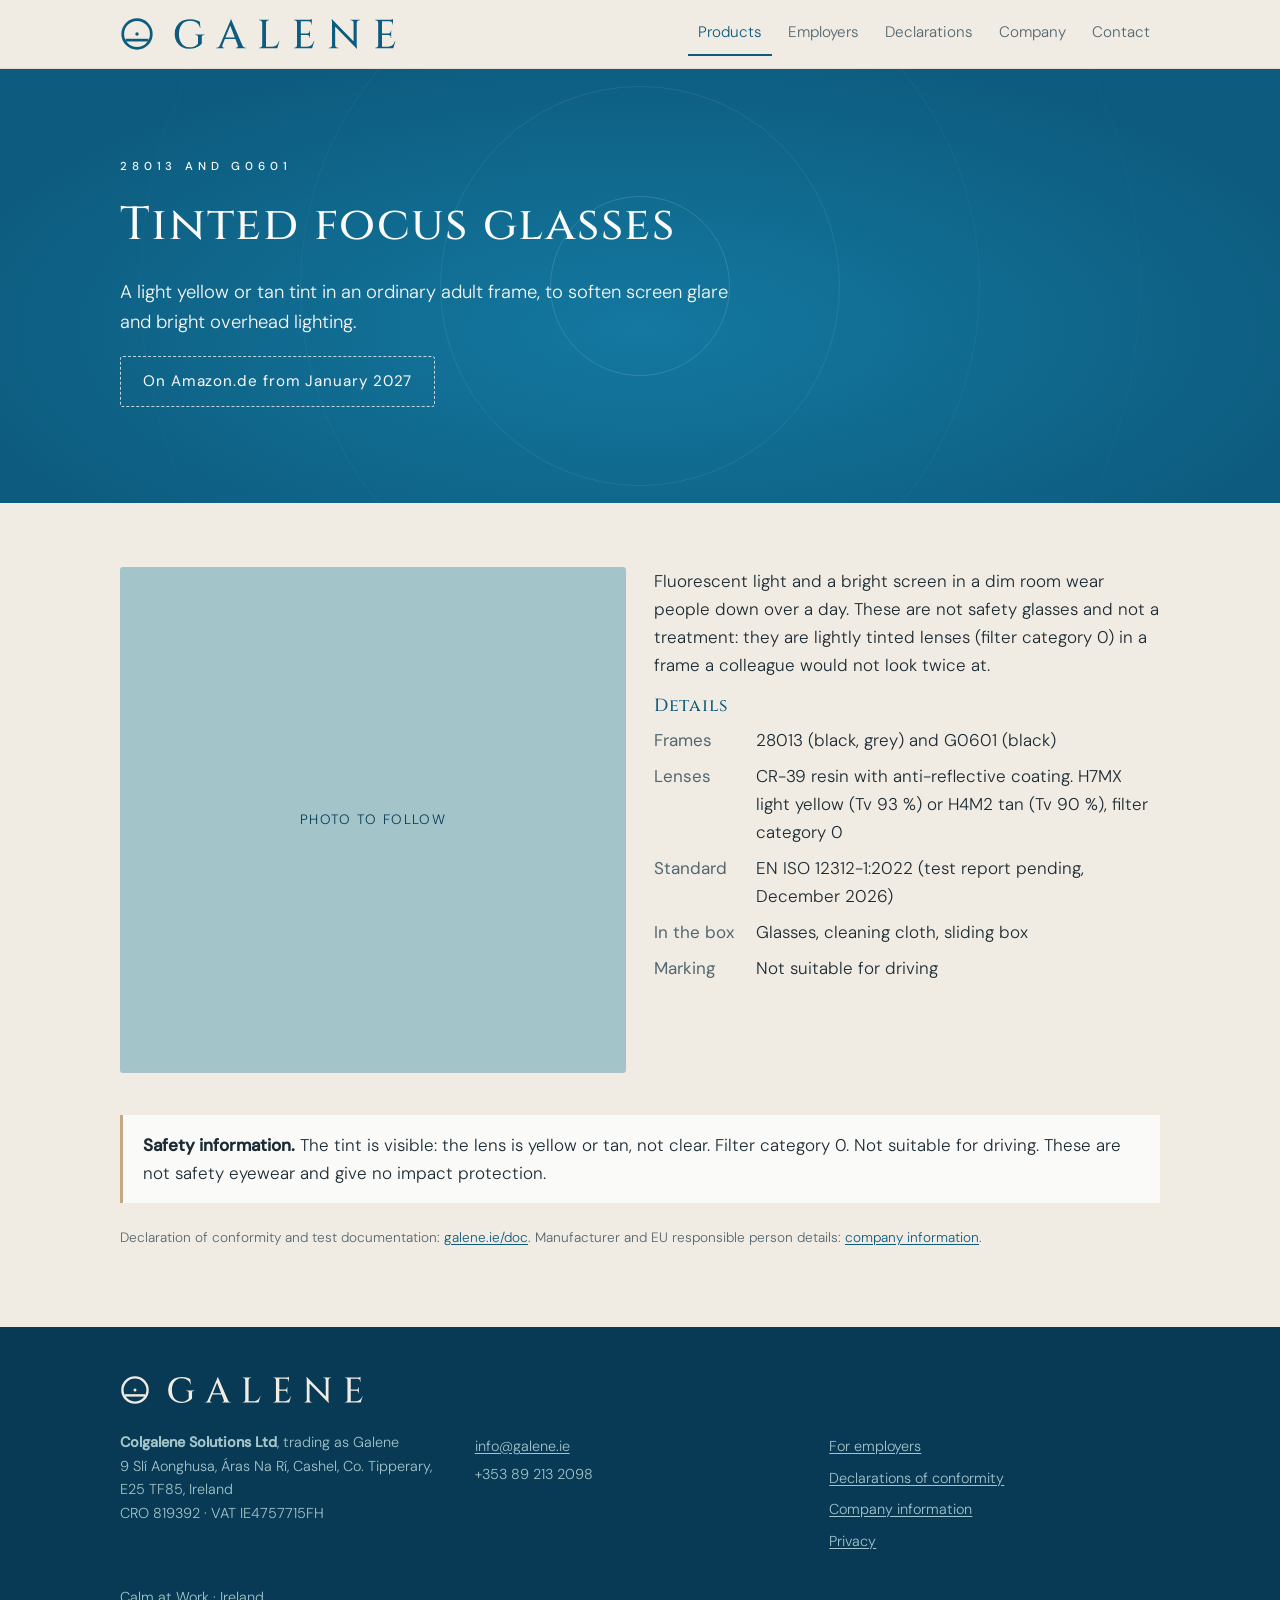
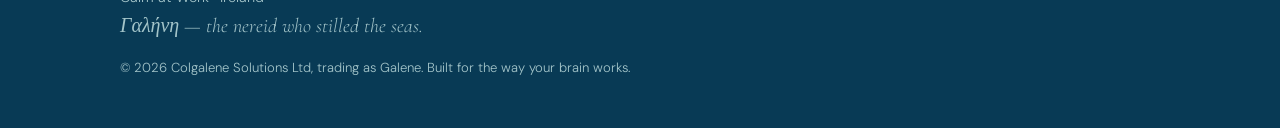
<file: products/focus-glasses/index.html>
<!doctype html><html lang="en"><head><meta charset="utf-8"><meta name="viewport" content="width=device-width,initial-scale=1">
<title>Tinted focus glasses — Galene</title><meta name="description" content="A light yellow or tan tint in an ordinary adult frame, to soften screen glare and bright overhead lighting."><link rel="canonical" href="https://galene.ie/products/focus-glasses/">
<link rel="icon" href="/assets/img/favicon.ico" sizes="32x32"><link rel="icon" href="/assets/img/favicon-32.svg" type="image/svg+xml"><link rel="apple-touch-icon" href="/assets/img/icon-180.png">
<meta http-equiv="Content-Security-Policy" content="default-src 'none'; style-src 'unsafe-inline'; img-src 'self' data:; font-src 'self'; connect-src 'self'; script-src 'inline-speculation-rules'; manifest-src 'self'; base-uri 'self'; form-action 'none'"><meta name="referrer" content="strict-origin-when-cross-origin"><meta name="theme-color" content="#F0EBE3"><meta name="color-scheme" content="light"><meta property="og:type" content="website"><meta property="og:site_name" content="Galene"><meta property="og:title" content="Tinted focus glasses — Galene"><meta property="og:description" content="A light yellow or tan tint in an ordinary adult frame, to soften screen glare and bright overhead lighting."><meta property="og:url" content="https://galene.ie/products/focus-glasses/"><meta property="og:image" content="https://galene.ie/assets/img/icon-512.png"><meta name="twitter:card" content="summary">
<link rel="preload" as="font" type="font/woff2" href="/assets/fonts/DMSans-normal-400-latin.woff2" crossorigin><link rel="preload" as="font" type="font/woff2" href="/assets/fonts/Cinzel-normal-400-latin.woff2" crossorigin>
<style>/* latin-ext */ @font-face { font-family: 'Cinzel'; font-style: normal; font-weight: 400 700; font-display: swap; src:url(/assets/fonts/Cinzel-normal-400-latin-ext.woff2) format('woff2'); unicode-range: U+0100-02BA, U+02BD-02C5, U+02C7-02CC, U+02CE-02D7, U+02DD-02FF, U+0304, U+0308, U+0329, U+1D00-1DBF, U+1E00-1E9F, U+1EF2-1EFF, U+2020, U+20A0-20AB, U+20AD-20C4, U+2113, U+2C60-2C7F, U+A720-A7FF; } /* latin */ @font-face { font-family: 'Cinzel'; font-style: normal; font-weight: 400 700; font-display: swap; src:url(/assets/fonts/Cinzel-normal-400-latin.woff2) format('woff2'); unicode-range: U+0000-00FF, U+0131, U+0152-0153, U+02BB-02BC, U+02C6, U+02DA, U+02DC, U+0304, U+0308, U+0329, U+2000-206F, U+20AC, U+2122, U+2191, U+2193, U+2212, U+2215, U+FEFF, U+FFFD; } /* latin-ext */ @font-face { font-family: 'Cormorant Garamond'; font-style: italic; font-weight: 300; font-display: swap; src:url(/assets/fonts/CormorantGaramond-italic-300-latin-ext.woff2) format('woff2'); unicode-range: U+0100-02BA, U+02BD-02C5, U+02C7-02CC, U+02CE-02D7, U+02DD-02FF, U+0304, U+0308, U+0329, U+1D00-1DBF, U+1E00-1E9F, U+1EF2-1EFF, U+2020, U+20A0-20AB, U+20AD-20C4, U+2113, U+2C60-2C7F, U+A720-A7FF; } /* latin */ @font-face { font-family: 'Cormorant Garamond'; font-style: italic; font-weight: 300; font-display: swap; src:url(/assets/fonts/CormorantGaramond-italic-300-latin.woff2) format('woff2'); unicode-range: U+0000-00FF, U+0131, U+0152-0153, U+02BB-02BC, U+02C6, U+02DA, U+02DC, U+0304, U+0308, U+0329, U+2000-206F, U+20AC, U+2122, U+2191, U+2193, U+2212, U+2215, U+FEFF, U+FFFD; } /* latin-ext */ @font-face { font-family: 'DM Sans'; font-style: normal; font-weight: 300 500; font-display: swap; src:url(/assets/fonts/DMSans-normal-400-latin-ext.woff2) format('woff2'); unicode-range: U+0100-02BA, U+02BD-02C5, U+02C7-02CC, U+02CE-02D7, U+02DD-02FF, U+0304, U+0308, U+0329, U+1D00-1DBF, U+1E00-1E9F, U+1EF2-1EFF, U+2020, U+20A0-20AB, U+20AD-20C4, U+2113, U+2C60-2C7F, U+A720-A7FF; } /* latin */ @font-face { font-family: 'DM Sans'; font-style: normal; font-weight: 300 500; font-display: swap; src:url(/assets/fonts/DMSans-normal-400-latin.woff2) format('woff2'); unicode-range: U+0000-00FF, U+0131, U+0152-0153, U+02BB-02BC, U+02C6, U+02DA, U+02DC, U+0304, U+0308, U+0329, U+2000-206F, U+20AC, U+2122, U+2191, U+2193, U+2212, U+2215, U+FEFF, U+FFFD; }
:root{--tide:#0D5C7F;--tide-mid:#1478A0;--deep:#083A55;--teal:#2E7D8C;--seafoam:#A3C4C9;--linen:#F0EBE3;--white:#FAFAF8;--stone:#536770;--ink:#1C2B33;--sand:#C4A882;--line:#e2dcd2;color-scheme:light}
*{box-sizing:border-box}
html{-webkit-text-size-adjust:100%;text-size-adjust:100%;scroll-padding-top:100px}
body{margin:0;background:var(--linen);color:var(--ink);font:300 1.0625rem/1.65 "DM Sans",system-ui,sans-serif}
h1,h2,h3{font-family:Cinzel,serif;font-weight:500;color:var(--tide);letter-spacing:.04em;line-height:1.2;margin:0 0 .5em;text-wrap:balance}
h1{font-size:clamp(1.9rem,4vw,2.9rem)}h2{font-size:clamp(1.4rem,2.6vw,1.9rem)}h3,.h3{font-size:1.1rem}
a{color:var(--tide);text-underline-offset:.15em}p{margin:0 0 1em;text-wrap:pretty}
:focus-visible{outline:2px solid var(--tide);outline-offset:3px;border-radius:2px}.hero :focus-visible,footer :focus-visible{outline-color:var(--white)}
.skip{position:absolute;left:12px;top:-80px;background:var(--deep);color:var(--white);padding:10px 16px;border-radius:3px;z-index:10;text-decoration:none}.skip:focus{top:12px}
.vh{position:absolute;width:1px;height:1px;overflow:hidden;clip-path:inset(50%);white-space:nowrap}
.wrap{max-width:1080px;margin:0 auto;padding:0 20px}
header{background:var(--linen);border-bottom:1px solid var(--line);position:sticky;top:0;z-index:5}
.hdr{display:flex;align-items:center;justify-content:space-between;height:68px;gap:16px}
.hdr img{height:34px;width:auto;display:block}
nav{display:flex;gap:6px;font-size:.95rem}nav a{color:var(--stone);text-decoration:none;display:inline-flex;align-items:center;min-height:44px;padding:0 10px;border-bottom:2px solid transparent}nav a:hover{color:var(--tide)}nav a[aria-current]{color:var(--tide);border-bottom-color:var(--tide)}
.hero{background:radial-gradient(ellipse at 50% 60%,#1478A0 0%,#0D5C7F 78%);color:var(--white);position:relative;overflow:hidden;padding:88px 0 96px}.hero .wrap{position:relative}
.hero h1{color:var(--white)}.hero p{max-width:40rem;font-size:1.15rem}
.ripples{position:absolute;inset:0;display:flex;align-items:center;justify-content:center;pointer-events:none}.ripple{position:absolute;border-radius:50%;border:1px solid rgba(163,196,201,.22)}.ripple:nth-child(1){width:180px;height:180px}.ripple:nth-child(2){width:400px;height:400px;opacity:.55}.ripple:nth-child(3){width:680px;height:680px;opacity:.28}.ripple:nth-child(4){width:1000px;height:1000px;opacity:.12}.hero-home{min-height:88vh;min-height:88svh;display:flex;align-items:center;text-align:center}.hero-home .wrap{display:flex;flex-direction:column;align-items:center}.hero-mark{width:64px;height:64px;margin-bottom:32px}.hero-title{font-family:Cinzel,serif;font-weight:400;font-size:clamp(2.6rem,9vw,8rem);letter-spacing:.28em;color:var(--white);line-height:1;margin:0 0 28px;padding-left:.28em}.hero-sub{font-family:"Cormorant Garamond",serif;font-style:italic;font-weight:300;font-size:clamp(1.3rem,2.5vw,1.9rem);color:var(--white);line-height:1.55;max-width:540px;margin:0 auto 40px}.quote{font-family:"Cormorant Garamond",serif;font-style:italic;font-size:1.25rem;color:var(--stone)}
.eyebrow{font-size:.72rem;font-weight:500;letter-spacing:.42em;text-transform:uppercase;color:var(--white);margin-bottom:22px}
.cta{display:flex;gap:12px;flex-wrap:wrap}.hero-home .cta{justify-content:center}
.btn{display:inline-block;padding:12px 22px;border-radius:3px;text-decoration:none;font-weight:400;letter-spacing:.06em;font-size:.95rem}
.btn-sea{background:var(--seafoam);color:var(--deep)}.btn-sea:hover{background:var(--white)}
.btn-dark{background:var(--tide);color:var(--white)}.btn-dark:hover{background:var(--teal)}
.btn-ghost{border:1px solid rgba(250,250,248,.75);color:var(--white)}.btn-ghost:hover{border-color:var(--white);background:rgba(250,250,248,.08)}
.btn-soon{border:1px dashed rgba(250,250,248,.75);color:var(--white);cursor:default}
section{padding:64px 0}section.alt{background:var(--white)}
.grid{display:grid;gap:28px;grid-template-columns:repeat(auto-fit,minmax(260px,1fr))}
.split{display:grid;gap:28px;grid-template-columns:minmax(0,1fr) minmax(0,1fr);align-items:start}
.card{background:var(--white);border-left:3px solid var(--teal);padding:24px 24px 20px;display:flex;flex-direction:column;transition:transform .2s ease,box-shadow .2s ease}.card:hover{transform:translateY(-2px);box-shadow:0 10px 28px rgba(8,58,85,.09)}
.card h2,.card h3{margin:0 0 .25em}.card .sub{color:var(--stone);font-size:.9rem;margin-bottom:.8em}.card p{flex:1}
.card a.more{text-decoration:none;font-size:.95rem;display:inline-flex;align-items:center;min-height:44px;margin-bottom:-10px}.card a.more:hover{text-decoration:underline}
.ph{background:var(--seafoam);aspect-ratio:4/3;border-radius:3px;display:flex;align-items:center;justify-content:center;color:var(--deep);font-size:.85rem;letter-spacing:.1em;text-transform:uppercase;margin-bottom:18px}.ph-sq{aspect-ratio:1}
.ph-img{width:100%;height:auto;aspect-ratio:4/3;object-fit:contain;background:#fff;border-radius:3px;border:1px solid var(--line);display:block;margin-bottom:18px}.pfig{margin:0}.pfig img{width:100%;height:auto;aspect-ratio:1;object-fit:contain;background:#fff;border-radius:3px;border:1px solid var(--line);display:block}.pfig figcaption{margin-top:8px}
dl.facts{display:grid;grid-template-columns:max-content minmax(0,1fr);gap:8px 22px;margin:0}dl.facts dt{color:var(--stone);font-weight:400}dl.facts dd{margin:0;overflow-wrap:anywhere}
.note{background:var(--white);border-left:3px solid var(--sand);padding:16px 20px;margin:24px 0}
table{border-collapse:collapse;width:100%;font-size:.95rem}th,td{text-align:left;vertical-align:top;padding:10px 12px;border-bottom:1px solid var(--line);overflow-wrap:anywhere}thead th{color:var(--stone);font-weight:400}tbody th{font-weight:500}tbody th a{display:inline-block;padding:4px 0}
footer{background:var(--deep);color:var(--seafoam);padding:48px 0 36px;font-size:.9rem}
footer img{height:30px;width:auto;margin-bottom:18px}footer a{color:var(--seafoam);display:inline-block;padding:4px 0}footer .cols{display:grid;gap:24px;grid-template-columns:repeat(auto-fit,minmax(220px,1fr))}footer .tag{margin-top:28px}footer .quote{color:var(--seafoam)}footer .fine{font-size:.82rem}
.small{font-size:.85rem;color:var(--stone)}
.pts{display:grid;gap:28px 56px;grid-template-columns:repeat(auto-fit,minmax(min(100%,400px),1fr));margin-top:28px}.pts h3{margin-bottom:.35em}.pts p{margin:0}
.steps{list-style:none;padding:0;margin:28px 0 0;counter-reset:s;display:grid;gap:28px;grid-template-columns:repeat(auto-fit,minmax(240px,1fr))}.steps li{counter-increment:s;border-top:2px solid var(--teal);padding-top:14px}.steps li::before{content:counter(s,decimal-leading-zero);font-family:Cinzel,serif;font-size:1.5rem;color:var(--tide);display:block;margin-bottom:6px}.steps strong{font-weight:500}
.band{background:var(--deep);color:var(--white)}.band h2{color:var(--white)}.band p{max-width:44rem}.band .small{color:var(--seafoam)}.band a:not(.btn){color:var(--white)}.band :focus-visible{outline-color:var(--white)}
.lead{max-width:44rem;font-size:1.1rem}
@view-transition{navigation:auto}
@media(max-width:860px){.hero-home{min-height:70vh;min-height:70svh}.hdr{height:auto;padding:8px 20px 0;flex-wrap:wrap;gap:0 16px}.hdr img{height:24px}nav{width:100%;justify-content:space-between;gap:0;font-size:clamp(.72rem,3.5vw,.82rem)}nav a{padding:0}.hero{padding:60px 0 64px}.split{grid-template-columns:minmax(0,1fr)}dl.facts{grid-template-columns:minmax(0,1fr);gap:2px 0}dl.facts dd{margin-bottom:10px}
table,thead,tbody,tr,th,td{display:block}thead{position:absolute;width:1px;height:1px;overflow:hidden;clip-path:inset(50%)}tbody tr{background:var(--white);border-left:3px solid var(--teal);padding:14px 16px;margin-bottom:16px}tbody th,tbody td{border:0;padding:6px 0}td[data-label]::before{content:attr(data-label);display:block;font-size:.74rem;font-weight:500;letter-spacing:.08em;text-transform:uppercase;color:var(--stone)}}
@media(prefers-reduced-motion:reduce){.card{transition:none}.card:hover{transform:none}::view-transition-group(*),::view-transition-old(*),::view-transition-new(*){animation:none!important}}
</style>
<script type="speculationrules">{"prefetch":[{"where":{"and":[{"href_matches":"/*"},{"not":{"selector_matches":"[rel~=nofollow]"}}]},"eagerness":"moderate"}]}</script><script type="application/ld+json">{"@context":"https://schema.org","@type":"Product","@id":"https://galene.ie/products/focus-glasses/#product","name":"Tinted focus glasses","description":"A light yellow or tan tint in an ordinary adult frame, to soften screen glare and bright overhead lighting. Fluorescent light and a bright screen in a dim room wear people down over a day. These are not safety glasses and not a treatment: they are lightly tinted lenses (filter category 0) in a frame a colleague would not look twice at.","url":"https://galene.ie/products/focus-glasses/","brand":{"@type":"Brand","name":"Galene"},"category":"Workplace tools for neurodivergent adults","additionalProperty":[{"@type":"PropertyValue","name":"Frames","value":"28013 (black, grey) and G0601 (black)"},{"@type":"PropertyValue","name":"Lenses","value":"CR-39 resin with anti-reflective coating. H7MX light yellow (Tv 93 %) or H4M2 tan (Tv 90 %), filter category 0"},{"@type":"PropertyValue","name":"Standard","value":"EN ISO 12312-1:2022 (test report pending, December 2026)"},{"@type":"PropertyValue","name":"In the box","value":"Glasses, cleaning cloth, sliding box"},{"@type":"PropertyValue","name":"Marking","value":"Not suitable for driving"}]}</script><script type="application/ld+json">{"@context":"https://schema.org","@type":"BreadcrumbList","itemListElement":[{"@type":"ListItem","position":1,"name":"Galene","item":"https://galene.ie/"},{"@type":"ListItem","position":2,"name":"Products","item":"https://galene.ie/products/"},{"@type":"ListItem","position":3,"name":"Tinted focus glasses","item":"https://galene.ie/products/focus-glasses/"}]}</script></head><body>
<a class="skip" href="#main">Skip to content</a>
<header><div class="wrap hdr"><a href="/"><img src="/assets/img/galene-lockup-horizontal-tide.svg" alt="Galene home" width="277" height="34"></a><nav aria-label="Main"><a href="/products/" aria-current="true">Products</a><a href="/employers/">Employers</a><a href="/doc/">Declarations</a><a href="/company/">Company</a><a href="/contact/">Contact</a></nav></div></header>
<main id="main">
<div class="hero"><div class="ripples" aria-hidden="true"><div class="ripple"></div><div class="ripple"></div><div class="ripple"></div><div class="ripple"></div></div><div class="wrap"><div class="eyebrow">28013 and G0601</div><h1>Tinted focus glasses</h1><p>A light yellow or tan tint in an ordinary adult frame, to soften screen glare and bright overhead lighting.</p><span class="btn btn-soon">On Amazon.de from January 2027</span></div></div><section><div class="wrap"><div class="split"><div><div class="ph ph-sq">Photo to follow</div></div><div><p>Fluorescent light and a bright screen in a dim room wear people down over a day. These are not safety glasses and not a treatment: they are lightly tinted lenses (filter category 0) in a frame a colleague would not look twice at.</p><h2 class="h3">Details</h2><dl class="facts"><dt>Frames</dt><dd>28013 (black, grey) and G0601 (black)</dd><dt>Lenses</dt><dd>CR-39 resin with anti-reflective coating. H7MX light yellow (Tv 93 %) or H4M2 tan (Tv 90 %), filter category 0</dd><dt>Standard</dt><dd>EN ISO 12312-1:2022 (test report pending, December 2026)</dd><dt>In the box</dt><dd>Glasses, cleaning cloth, sliding box</dd><dt>Marking</dt><dd>Not suitable for driving</dd></dl></div></div><div class="note"><strong>Safety information.</strong> The tint is visible: the lens is yellow or tan, not clear. Filter category 0. Not suitable for driving. These are not safety eyewear and give no impact protection.</div><p class="small">Declaration of conformity and test documentation: <a href="/doc/">galene.ie/doc</a>. Manufacturer and EU responsible person details: <a href="/company/">company information</a>.</p></div></section>
</main>
<footer><div class="wrap"><img src="/assets/img/galene-lockup-horizontal-linen.svg" alt="Galene" width="244" height="30" loading="lazy"><div class="cols">
<div><strong>Colgalene Solutions Ltd</strong>, trading as Galene<br>9 Slí Aonghusa, Áras Na Rí, Cashel, Co. Tipperary, E25 TF85, Ireland<br>CRO 819392 · VAT IE4757715FH</div>
<div><a href="mailto:info@galene.ie">info@galene.ie</a><br>+353 89 213 2098</div>
<div><a href="/employers/">For employers</a><br><a href="/doc/">Declarations of conformity</a><br><a href="/company/">Company information</a><br><a href="/privacy/">Privacy</a></div>
</div><p class="tag">Calm at Work · Ireland<br><span class="quote"><span lang="el">Γαλήνη</span> — the nereid who stilled the seas.</span></p><p class="fine">© 2026 Colgalene Solutions Ltd, trading as Galene. Built for the way your brain works.</p></div></footer>
</body></html>
</file>
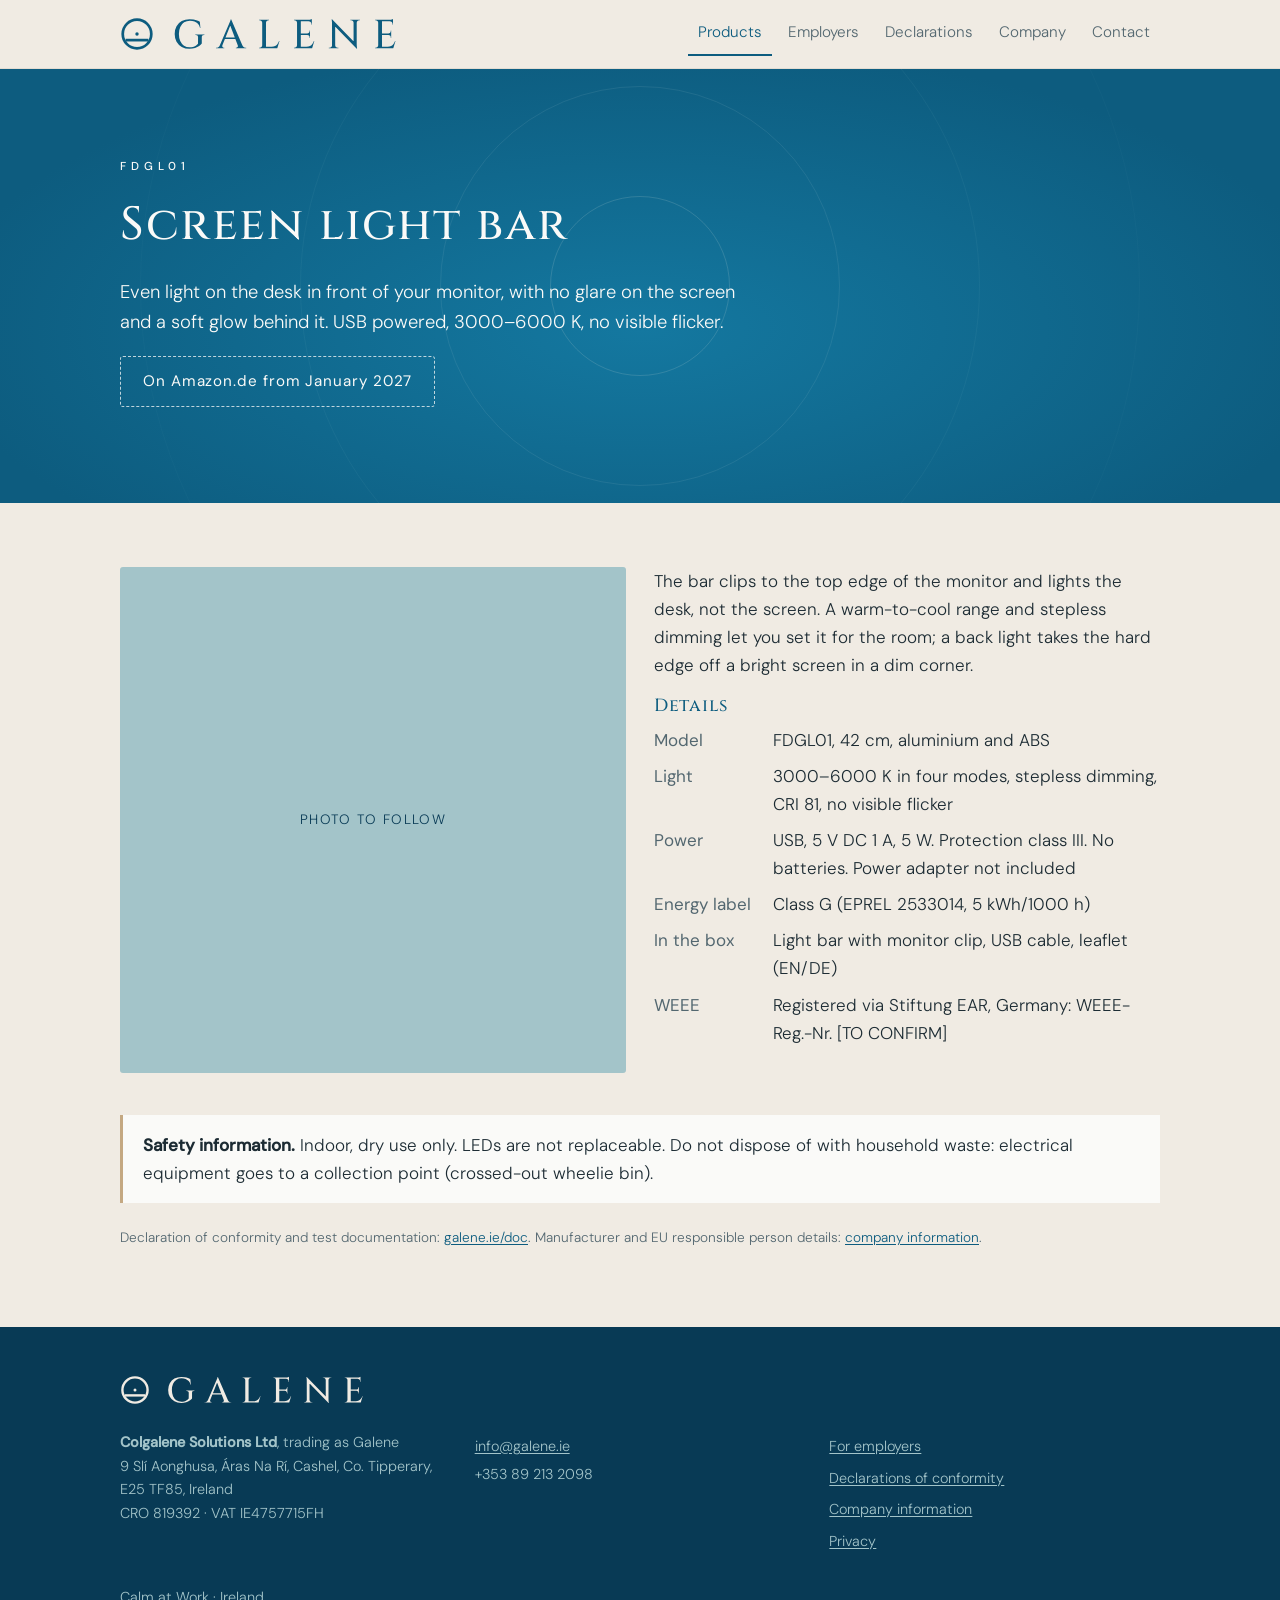
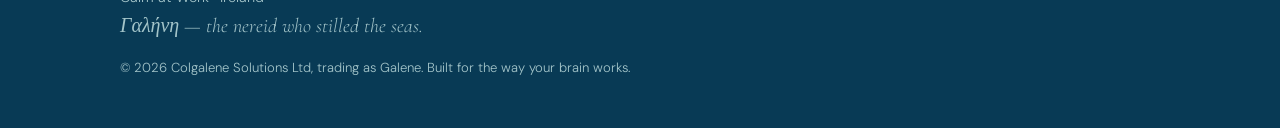
<file: products/screen-light-bar/index.html>
<!doctype html><html lang="en"><head><meta charset="utf-8"><meta name="viewport" content="width=device-width,initial-scale=1">
<title>Screen light bar — Galene</title><meta name="description" content="Even light on the desk in front of your monitor, with no glare on the screen and a soft glow behind it. USB powered, 3000–6000 K, no visible flicker."><link rel="canonical" href="https://galene.ie/products/screen-light-bar/">
<link rel="icon" href="/assets/img/favicon.ico" sizes="32x32"><link rel="icon" href="/assets/img/favicon-32.svg" type="image/svg+xml"><link rel="apple-touch-icon" href="/assets/img/icon-180.png">
<meta http-equiv="Content-Security-Policy" content="default-src 'none'; style-src 'unsafe-inline'; img-src 'self' data:; font-src 'self'; connect-src 'self'; script-src 'inline-speculation-rules'; manifest-src 'self'; base-uri 'self'; form-action 'none'"><meta name="referrer" content="strict-origin-when-cross-origin"><meta name="theme-color" content="#F0EBE3"><meta name="color-scheme" content="light"><meta property="og:type" content="website"><meta property="og:site_name" content="Galene"><meta property="og:title" content="Screen light bar — Galene"><meta property="og:description" content="Even light on the desk in front of your monitor, with no glare on the screen and a soft glow behind it. USB powered, 3000–6000 K, no visible flicker."><meta property="og:url" content="https://galene.ie/products/screen-light-bar/"><meta property="og:image" content="https://galene.ie/assets/img/icon-512.png"><meta name="twitter:card" content="summary">
<link rel="preload" as="font" type="font/woff2" href="/assets/fonts/DMSans-normal-400-latin.woff2" crossorigin><link rel="preload" as="font" type="font/woff2" href="/assets/fonts/Cinzel-normal-400-latin.woff2" crossorigin>
<style>/* latin-ext */ @font-face { font-family: 'Cinzel'; font-style: normal; font-weight: 400 700; font-display: swap; src:url(/assets/fonts/Cinzel-normal-400-latin-ext.woff2) format('woff2'); unicode-range: U+0100-02BA, U+02BD-02C5, U+02C7-02CC, U+02CE-02D7, U+02DD-02FF, U+0304, U+0308, U+0329, U+1D00-1DBF, U+1E00-1E9F, U+1EF2-1EFF, U+2020, U+20A0-20AB, U+20AD-20C4, U+2113, U+2C60-2C7F, U+A720-A7FF; } /* latin */ @font-face { font-family: 'Cinzel'; font-style: normal; font-weight: 400 700; font-display: swap; src:url(/assets/fonts/Cinzel-normal-400-latin.woff2) format('woff2'); unicode-range: U+0000-00FF, U+0131, U+0152-0153, U+02BB-02BC, U+02C6, U+02DA, U+02DC, U+0304, U+0308, U+0329, U+2000-206F, U+20AC, U+2122, U+2191, U+2193, U+2212, U+2215, U+FEFF, U+FFFD; } /* latin-ext */ @font-face { font-family: 'Cormorant Garamond'; font-style: italic; font-weight: 300; font-display: swap; src:url(/assets/fonts/CormorantGaramond-italic-300-latin-ext.woff2) format('woff2'); unicode-range: U+0100-02BA, U+02BD-02C5, U+02C7-02CC, U+02CE-02D7, U+02DD-02FF, U+0304, U+0308, U+0329, U+1D00-1DBF, U+1E00-1E9F, U+1EF2-1EFF, U+2020, U+20A0-20AB, U+20AD-20C4, U+2113, U+2C60-2C7F, U+A720-A7FF; } /* latin */ @font-face { font-family: 'Cormorant Garamond'; font-style: italic; font-weight: 300; font-display: swap; src:url(/assets/fonts/CormorantGaramond-italic-300-latin.woff2) format('woff2'); unicode-range: U+0000-00FF, U+0131, U+0152-0153, U+02BB-02BC, U+02C6, U+02DA, U+02DC, U+0304, U+0308, U+0329, U+2000-206F, U+20AC, U+2122, U+2191, U+2193, U+2212, U+2215, U+FEFF, U+FFFD; } /* latin-ext */ @font-face { font-family: 'DM Sans'; font-style: normal; font-weight: 300 500; font-display: swap; src:url(/assets/fonts/DMSans-normal-400-latin-ext.woff2) format('woff2'); unicode-range: U+0100-02BA, U+02BD-02C5, U+02C7-02CC, U+02CE-02D7, U+02DD-02FF, U+0304, U+0308, U+0329, U+1D00-1DBF, U+1E00-1E9F, U+1EF2-1EFF, U+2020, U+20A0-20AB, U+20AD-20C4, U+2113, U+2C60-2C7F, U+A720-A7FF; } /* latin */ @font-face { font-family: 'DM Sans'; font-style: normal; font-weight: 300 500; font-display: swap; src:url(/assets/fonts/DMSans-normal-400-latin.woff2) format('woff2'); unicode-range: U+0000-00FF, U+0131, U+0152-0153, U+02BB-02BC, U+02C6, U+02DA, U+02DC, U+0304, U+0308, U+0329, U+2000-206F, U+20AC, U+2122, U+2191, U+2193, U+2212, U+2215, U+FEFF, U+FFFD; }
:root{--tide:#0D5C7F;--tide-mid:#1478A0;--deep:#083A55;--teal:#2E7D8C;--seafoam:#A3C4C9;--linen:#F0EBE3;--white:#FAFAF8;--stone:#536770;--ink:#1C2B33;--sand:#C4A882;--line:#e2dcd2;color-scheme:light}
*{box-sizing:border-box}
html{-webkit-text-size-adjust:100%;text-size-adjust:100%;scroll-padding-top:100px}
body{margin:0;background:var(--linen);color:var(--ink);font:300 1.0625rem/1.65 "DM Sans",system-ui,sans-serif}
h1,h2,h3{font-family:Cinzel,serif;font-weight:500;color:var(--tide);letter-spacing:.04em;line-height:1.2;margin:0 0 .5em;text-wrap:balance}
h1{font-size:clamp(1.9rem,4vw,2.9rem)}h2{font-size:clamp(1.4rem,2.6vw,1.9rem)}h3,.h3{font-size:1.1rem}
a{color:var(--tide);text-underline-offset:.15em}p{margin:0 0 1em;text-wrap:pretty}
:focus-visible{outline:2px solid var(--tide);outline-offset:3px;border-radius:2px}.hero :focus-visible,footer :focus-visible{outline-color:var(--white)}
.skip{position:absolute;left:12px;top:-80px;background:var(--deep);color:var(--white);padding:10px 16px;border-radius:3px;z-index:10;text-decoration:none}.skip:focus{top:12px}
.vh{position:absolute;width:1px;height:1px;overflow:hidden;clip-path:inset(50%);white-space:nowrap}
.wrap{max-width:1080px;margin:0 auto;padding:0 20px}
header{background:var(--linen);border-bottom:1px solid var(--line);position:sticky;top:0;z-index:5}
.hdr{display:flex;align-items:center;justify-content:space-between;height:68px;gap:16px}
.hdr img{height:34px;width:auto;display:block}
nav{display:flex;gap:6px;font-size:.95rem}nav a{color:var(--stone);text-decoration:none;display:inline-flex;align-items:center;min-height:44px;padding:0 10px;border-bottom:2px solid transparent}nav a:hover{color:var(--tide)}nav a[aria-current]{color:var(--tide);border-bottom-color:var(--tide)}
.hero{background:radial-gradient(ellipse at 50% 60%,#1478A0 0%,#0D5C7F 78%);color:var(--white);position:relative;overflow:hidden;padding:88px 0 96px}.hero .wrap{position:relative}
.hero h1{color:var(--white)}.hero p{max-width:40rem;font-size:1.15rem}
.ripples{position:absolute;inset:0;display:flex;align-items:center;justify-content:center;pointer-events:none}.ripple{position:absolute;border-radius:50%;border:1px solid rgba(163,196,201,.22)}.ripple:nth-child(1){width:180px;height:180px}.ripple:nth-child(2){width:400px;height:400px;opacity:.55}.ripple:nth-child(3){width:680px;height:680px;opacity:.28}.ripple:nth-child(4){width:1000px;height:1000px;opacity:.12}.hero-home{min-height:88vh;min-height:88svh;display:flex;align-items:center;text-align:center}.hero-home .wrap{display:flex;flex-direction:column;align-items:center}.hero-mark{width:64px;height:64px;margin-bottom:32px}.hero-title{font-family:Cinzel,serif;font-weight:400;font-size:clamp(2.6rem,9vw,8rem);letter-spacing:.28em;color:var(--white);line-height:1;margin:0 0 28px;padding-left:.28em}.hero-sub{font-family:"Cormorant Garamond",serif;font-style:italic;font-weight:300;font-size:clamp(1.3rem,2.5vw,1.9rem);color:var(--white);line-height:1.55;max-width:540px;margin:0 auto 40px}.quote{font-family:"Cormorant Garamond",serif;font-style:italic;font-size:1.25rem;color:var(--stone)}
.eyebrow{font-size:.72rem;font-weight:500;letter-spacing:.42em;text-transform:uppercase;color:var(--white);margin-bottom:22px}
.cta{display:flex;gap:12px;flex-wrap:wrap}.hero-home .cta{justify-content:center}
.btn{display:inline-block;padding:12px 22px;border-radius:3px;text-decoration:none;font-weight:400;letter-spacing:.06em;font-size:.95rem}
.btn-sea{background:var(--seafoam);color:var(--deep)}.btn-sea:hover{background:var(--white)}
.btn-dark{background:var(--tide);color:var(--white)}.btn-dark:hover{background:var(--teal)}
.btn-ghost{border:1px solid rgba(250,250,248,.75);color:var(--white)}.btn-ghost:hover{border-color:var(--white);background:rgba(250,250,248,.08)}
.btn-soon{border:1px dashed rgba(250,250,248,.75);color:var(--white);cursor:default}
section{padding:64px 0}section.alt{background:var(--white)}
.grid{display:grid;gap:28px;grid-template-columns:repeat(auto-fit,minmax(260px,1fr))}
.split{display:grid;gap:28px;grid-template-columns:minmax(0,1fr) minmax(0,1fr);align-items:start}
.card{background:var(--white);border-left:3px solid var(--teal);padding:24px 24px 20px;display:flex;flex-direction:column;transition:transform .2s ease,box-shadow .2s ease}.card:hover{transform:translateY(-2px);box-shadow:0 10px 28px rgba(8,58,85,.09)}
.card h2,.card h3{margin:0 0 .25em}.card .sub{color:var(--stone);font-size:.9rem;margin-bottom:.8em}.card p{flex:1}
.card a.more{text-decoration:none;font-size:.95rem;display:inline-flex;align-items:center;min-height:44px;margin-bottom:-10px}.card a.more:hover{text-decoration:underline}
.ph{background:var(--seafoam);aspect-ratio:4/3;border-radius:3px;display:flex;align-items:center;justify-content:center;color:var(--deep);font-size:.85rem;letter-spacing:.1em;text-transform:uppercase;margin-bottom:18px}.ph-sq{aspect-ratio:1}
.ph-img{width:100%;height:auto;aspect-ratio:4/3;object-fit:contain;background:#fff;border-radius:3px;border:1px solid var(--line);display:block;margin-bottom:18px}.pfig{margin:0}.pfig img{width:100%;height:auto;aspect-ratio:1;object-fit:contain;background:#fff;border-radius:3px;border:1px solid var(--line);display:block}.pfig figcaption{margin-top:8px}
dl.facts{display:grid;grid-template-columns:max-content minmax(0,1fr);gap:8px 22px;margin:0}dl.facts dt{color:var(--stone);font-weight:400}dl.facts dd{margin:0;overflow-wrap:anywhere}
.note{background:var(--white);border-left:3px solid var(--sand);padding:16px 20px;margin:24px 0}
table{border-collapse:collapse;width:100%;font-size:.95rem}th,td{text-align:left;vertical-align:top;padding:10px 12px;border-bottom:1px solid var(--line);overflow-wrap:anywhere}thead th{color:var(--stone);font-weight:400}tbody th{font-weight:500}tbody th a{display:inline-block;padding:4px 0}
footer{background:var(--deep);color:var(--seafoam);padding:48px 0 36px;font-size:.9rem}
footer img{height:30px;width:auto;margin-bottom:18px}footer a{color:var(--seafoam);display:inline-block;padding:4px 0}footer .cols{display:grid;gap:24px;grid-template-columns:repeat(auto-fit,minmax(220px,1fr))}footer .tag{margin-top:28px}footer .quote{color:var(--seafoam)}footer .fine{font-size:.82rem}
.small{font-size:.85rem;color:var(--stone)}
.pts{display:grid;gap:28px 56px;grid-template-columns:repeat(auto-fit,minmax(min(100%,400px),1fr));margin-top:28px}.pts h3{margin-bottom:.35em}.pts p{margin:0}
.steps{list-style:none;padding:0;margin:28px 0 0;counter-reset:s;display:grid;gap:28px;grid-template-columns:repeat(auto-fit,minmax(240px,1fr))}.steps li{counter-increment:s;border-top:2px solid var(--teal);padding-top:14px}.steps li::before{content:counter(s,decimal-leading-zero);font-family:Cinzel,serif;font-size:1.5rem;color:var(--tide);display:block;margin-bottom:6px}.steps strong{font-weight:500}
.band{background:var(--deep);color:var(--white)}.band h2{color:var(--white)}.band p{max-width:44rem}.band .small{color:var(--seafoam)}.band a:not(.btn){color:var(--white)}.band :focus-visible{outline-color:var(--white)}
.lead{max-width:44rem;font-size:1.1rem}
@view-transition{navigation:auto}
@media(max-width:860px){.hero-home{min-height:70vh;min-height:70svh}.hdr{height:auto;padding:8px 20px 0;flex-wrap:wrap;gap:0 16px}.hdr img{height:24px}nav{width:100%;justify-content:space-between;gap:0;font-size:clamp(.72rem,3.5vw,.82rem)}nav a{padding:0}.hero{padding:60px 0 64px}.split{grid-template-columns:minmax(0,1fr)}dl.facts{grid-template-columns:minmax(0,1fr);gap:2px 0}dl.facts dd{margin-bottom:10px}
table,thead,tbody,tr,th,td{display:block}thead{position:absolute;width:1px;height:1px;overflow:hidden;clip-path:inset(50%)}tbody tr{background:var(--white);border-left:3px solid var(--teal);padding:14px 16px;margin-bottom:16px}tbody th,tbody td{border:0;padding:6px 0}td[data-label]::before{content:attr(data-label);display:block;font-size:.74rem;font-weight:500;letter-spacing:.08em;text-transform:uppercase;color:var(--stone)}}
@media(prefers-reduced-motion:reduce){.card{transition:none}.card:hover{transform:none}::view-transition-group(*),::view-transition-old(*),::view-transition-new(*){animation:none!important}}
</style>
<script type="speculationrules">{"prefetch":[{"where":{"and":[{"href_matches":"/*"},{"not":{"selector_matches":"[rel~=nofollow]"}}]},"eagerness":"moderate"}]}</script><script type="application/ld+json">{"@context":"https://schema.org","@type":"Product","@id":"https://galene.ie/products/screen-light-bar/#product","name":"Screen light bar","description":"Even light on the desk in front of your monitor, with no glare on the screen and a soft glow behind it. USB powered, 3000–6000 K, no visible flicker. The bar clips to the top edge of the monitor and lights the desk, not the screen. A warm-to-cool range and stepless dimming let you set it for the room; a back light takes the hard edge off a bright screen in a dim corner.","url":"https://galene.ie/products/screen-light-bar/","brand":{"@type":"Brand","name":"Galene"},"category":"Workplace tools for neurodivergent adults","additionalProperty":[{"@type":"PropertyValue","name":"Model","value":"FDGL01, 42 cm, aluminium and ABS"},{"@type":"PropertyValue","name":"Light","value":"3000–6000 K in four modes, stepless dimming, CRI 81, no visible flicker"},{"@type":"PropertyValue","name":"Power","value":"USB, 5 V DC 1 A, 5 W. Protection class III. No batteries. Power adapter not included"},{"@type":"PropertyValue","name":"Energy label","value":"Class G (EPREL 2533014, 5 kWh/1000 h)"},{"@type":"PropertyValue","name":"In the box","value":"Light bar with monitor clip, USB cable, leaflet (EN/DE)"}],"model":"FDGL01, 42 cm, aluminium and ABS"}</script><script type="application/ld+json">{"@context":"https://schema.org","@type":"BreadcrumbList","itemListElement":[{"@type":"ListItem","position":1,"name":"Galene","item":"https://galene.ie/"},{"@type":"ListItem","position":2,"name":"Products","item":"https://galene.ie/products/"},{"@type":"ListItem","position":3,"name":"Screen light bar","item":"https://galene.ie/products/screen-light-bar/"}]}</script></head><body>
<a class="skip" href="#main">Skip to content</a>
<header><div class="wrap hdr"><a href="/"><img src="/assets/img/galene-lockup-horizontal-tide.svg" alt="Galene home" width="277" height="34"></a><nav aria-label="Main"><a href="/products/" aria-current="true">Products</a><a href="/employers/">Employers</a><a href="/doc/">Declarations</a><a href="/company/">Company</a><a href="/contact/">Contact</a></nav></div></header>
<main id="main">
<div class="hero"><div class="ripples" aria-hidden="true"><div class="ripple"></div><div class="ripple"></div><div class="ripple"></div><div class="ripple"></div></div><div class="wrap"><div class="eyebrow">FDGL01</div><h1>Screen light bar</h1><p>Even light on the desk in front of your monitor, with no glare on the screen and a soft glow behind it. USB powered, 3000–6000 K, no visible flicker.</p><span class="btn btn-soon">On Amazon.de from January 2027</span></div></div><section><div class="wrap"><div class="split"><div><div class="ph ph-sq">Photo to follow</div></div><div><p>The bar clips to the top edge of the monitor and lights the desk, not the screen. A warm-to-cool range and stepless dimming let you set it for the room; a back light takes the hard edge off a bright screen in a dim corner.</p><h2 class="h3">Details</h2><dl class="facts"><dt>Model</dt><dd>FDGL01, 42 cm, aluminium and ABS</dd><dt>Light</dt><dd>3000–6000 K in four modes, stepless dimming, CRI 81, no visible flicker</dd><dt>Power</dt><dd>USB, 5 V DC 1 A, 5 W. Protection class III. No batteries. Power adapter not included</dd><dt>Energy label</dt><dd>Class G (EPREL 2533014, 5 kWh/1000 h)</dd><dt>In the box</dt><dd>Light bar with monitor clip, USB cable, leaflet (EN/DE)</dd><dt>WEEE</dt><dd>Registered via Stiftung EAR, Germany: WEEE-Reg.-Nr. [TO CONFIRM]</dd></dl></div></div><div class="note"><strong>Safety information.</strong> Indoor, dry use only. LEDs are not replaceable. Do not dispose of with household waste: electrical equipment goes to a collection point (crossed-out wheelie bin).</div><p class="small">Declaration of conformity and test documentation: <a href="/doc/">galene.ie/doc</a>. Manufacturer and EU responsible person details: <a href="/company/">company information</a>.</p></div></section>
</main>
<footer><div class="wrap"><img src="/assets/img/galene-lockup-horizontal-linen.svg" alt="Galene" width="244" height="30" loading="lazy"><div class="cols">
<div><strong>Colgalene Solutions Ltd</strong>, trading as Galene<br>9 Slí Aonghusa, Áras Na Rí, Cashel, Co. Tipperary, E25 TF85, Ireland<br>CRO 819392 · VAT IE4757715FH</div>
<div><a href="mailto:info@galene.ie">info@galene.ie</a><br>+353 89 213 2098</div>
<div><a href="/employers/">For employers</a><br><a href="/doc/">Declarations of conformity</a><br><a href="/company/">Company information</a><br><a href="/privacy/">Privacy</a></div>
</div><p class="tag">Calm at Work · Ireland<br><span class="quote"><span lang="el">Γαλήνη</span> — the nereid who stilled the seas.</span></p><p class="fine">© 2026 Colgalene Solutions Ltd, trading as Galene. Built for the way your brain works.</p></div></footer>
</body></html>
</file>
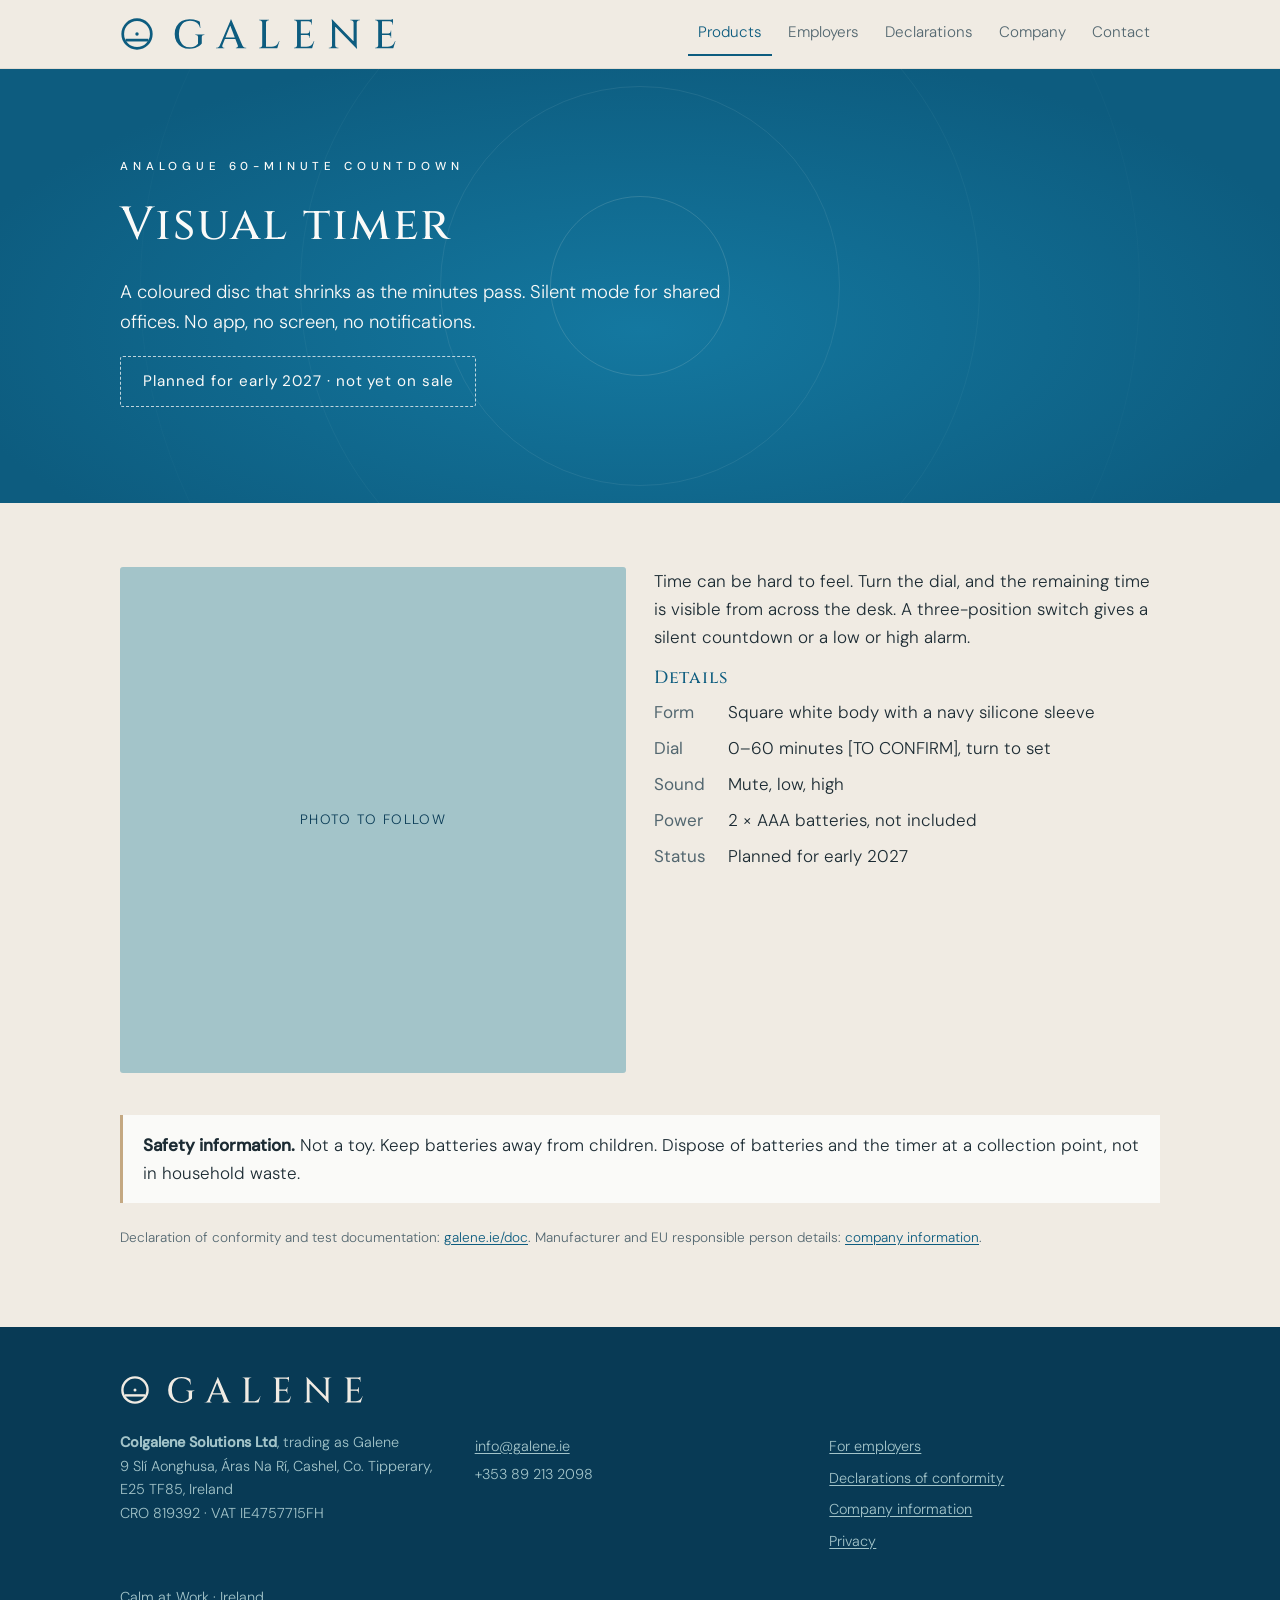
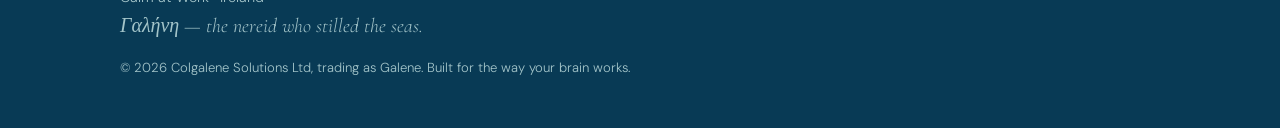
<file: products/visual-timer/index.html>
<!doctype html><html lang="en"><head><meta charset="utf-8"><meta name="viewport" content="width=device-width,initial-scale=1">
<title>Visual timer — Galene</title><meta name="description" content="A coloured disc that shrinks as the minutes pass. Silent mode for shared offices. No app, no screen, no notifications."><link rel="canonical" href="https://galene.ie/products/visual-timer/">
<link rel="icon" href="/assets/img/favicon.ico" sizes="32x32"><link rel="icon" href="/assets/img/favicon-32.svg" type="image/svg+xml"><link rel="apple-touch-icon" href="/assets/img/icon-180.png">
<meta http-equiv="Content-Security-Policy" content="default-src 'none'; style-src 'unsafe-inline'; img-src 'self' data:; font-src 'self'; connect-src 'self'; script-src 'inline-speculation-rules'; manifest-src 'self'; base-uri 'self'; form-action 'none'"><meta name="referrer" content="strict-origin-when-cross-origin"><meta name="theme-color" content="#F0EBE3"><meta name="color-scheme" content="light"><meta property="og:type" content="website"><meta property="og:site_name" content="Galene"><meta property="og:title" content="Visual timer — Galene"><meta property="og:description" content="A coloured disc that shrinks as the minutes pass. Silent mode for shared offices. No app, no screen, no notifications."><meta property="og:url" content="https://galene.ie/products/visual-timer/"><meta property="og:image" content="https://galene.ie/assets/img/icon-512.png"><meta name="twitter:card" content="summary">
<link rel="preload" as="font" type="font/woff2" href="/assets/fonts/DMSans-normal-400-latin.woff2" crossorigin><link rel="preload" as="font" type="font/woff2" href="/assets/fonts/Cinzel-normal-400-latin.woff2" crossorigin>
<style>/* latin-ext */ @font-face { font-family: 'Cinzel'; font-style: normal; font-weight: 400 700; font-display: swap; src:url(/assets/fonts/Cinzel-normal-400-latin-ext.woff2) format('woff2'); unicode-range: U+0100-02BA, U+02BD-02C5, U+02C7-02CC, U+02CE-02D7, U+02DD-02FF, U+0304, U+0308, U+0329, U+1D00-1DBF, U+1E00-1E9F, U+1EF2-1EFF, U+2020, U+20A0-20AB, U+20AD-20C4, U+2113, U+2C60-2C7F, U+A720-A7FF; } /* latin */ @font-face { font-family: 'Cinzel'; font-style: normal; font-weight: 400 700; font-display: swap; src:url(/assets/fonts/Cinzel-normal-400-latin.woff2) format('woff2'); unicode-range: U+0000-00FF, U+0131, U+0152-0153, U+02BB-02BC, U+02C6, U+02DA, U+02DC, U+0304, U+0308, U+0329, U+2000-206F, U+20AC, U+2122, U+2191, U+2193, U+2212, U+2215, U+FEFF, U+FFFD; } /* latin-ext */ @font-face { font-family: 'Cormorant Garamond'; font-style: italic; font-weight: 300; font-display: swap; src:url(/assets/fonts/CormorantGaramond-italic-300-latin-ext.woff2) format('woff2'); unicode-range: U+0100-02BA, U+02BD-02C5, U+02C7-02CC, U+02CE-02D7, U+02DD-02FF, U+0304, U+0308, U+0329, U+1D00-1DBF, U+1E00-1E9F, U+1EF2-1EFF, U+2020, U+20A0-20AB, U+20AD-20C4, U+2113, U+2C60-2C7F, U+A720-A7FF; } /* latin */ @font-face { font-family: 'Cormorant Garamond'; font-style: italic; font-weight: 300; font-display: swap; src:url(/assets/fonts/CormorantGaramond-italic-300-latin.woff2) format('woff2'); unicode-range: U+0000-00FF, U+0131, U+0152-0153, U+02BB-02BC, U+02C6, U+02DA, U+02DC, U+0304, U+0308, U+0329, U+2000-206F, U+20AC, U+2122, U+2191, U+2193, U+2212, U+2215, U+FEFF, U+FFFD; } /* latin-ext */ @font-face { font-family: 'DM Sans'; font-style: normal; font-weight: 300 500; font-display: swap; src:url(/assets/fonts/DMSans-normal-400-latin-ext.woff2) format('woff2'); unicode-range: U+0100-02BA, U+02BD-02C5, U+02C7-02CC, U+02CE-02D7, U+02DD-02FF, U+0304, U+0308, U+0329, U+1D00-1DBF, U+1E00-1E9F, U+1EF2-1EFF, U+2020, U+20A0-20AB, U+20AD-20C4, U+2113, U+2C60-2C7F, U+A720-A7FF; } /* latin */ @font-face { font-family: 'DM Sans'; font-style: normal; font-weight: 300 500; font-display: swap; src:url(/assets/fonts/DMSans-normal-400-latin.woff2) format('woff2'); unicode-range: U+0000-00FF, U+0131, U+0152-0153, U+02BB-02BC, U+02C6, U+02DA, U+02DC, U+0304, U+0308, U+0329, U+2000-206F, U+20AC, U+2122, U+2191, U+2193, U+2212, U+2215, U+FEFF, U+FFFD; }
:root{--tide:#0D5C7F;--tide-mid:#1478A0;--deep:#083A55;--teal:#2E7D8C;--seafoam:#A3C4C9;--linen:#F0EBE3;--white:#FAFAF8;--stone:#536770;--ink:#1C2B33;--sand:#C4A882;--line:#e2dcd2;color-scheme:light}
*{box-sizing:border-box}
html{-webkit-text-size-adjust:100%;text-size-adjust:100%;scroll-padding-top:100px}
body{margin:0;background:var(--linen);color:var(--ink);font:300 1.0625rem/1.65 "DM Sans",system-ui,sans-serif}
h1,h2,h3{font-family:Cinzel,serif;font-weight:500;color:var(--tide);letter-spacing:.04em;line-height:1.2;margin:0 0 .5em;text-wrap:balance}
h1{font-size:clamp(1.9rem,4vw,2.9rem)}h2{font-size:clamp(1.4rem,2.6vw,1.9rem)}h3,.h3{font-size:1.1rem}
a{color:var(--tide);text-underline-offset:.15em}p{margin:0 0 1em;text-wrap:pretty}
:focus-visible{outline:2px solid var(--tide);outline-offset:3px;border-radius:2px}.hero :focus-visible,footer :focus-visible{outline-color:var(--white)}
.skip{position:absolute;left:12px;top:-80px;background:var(--deep);color:var(--white);padding:10px 16px;border-radius:3px;z-index:10;text-decoration:none}.skip:focus{top:12px}
.vh{position:absolute;width:1px;height:1px;overflow:hidden;clip-path:inset(50%);white-space:nowrap}
.wrap{max-width:1080px;margin:0 auto;padding:0 20px}
header{background:var(--linen);border-bottom:1px solid var(--line);position:sticky;top:0;z-index:5}
.hdr{display:flex;align-items:center;justify-content:space-between;height:68px;gap:16px}
.hdr img{height:34px;width:auto;display:block}
nav{display:flex;gap:6px;font-size:.95rem}nav a{color:var(--stone);text-decoration:none;display:inline-flex;align-items:center;min-height:44px;padding:0 10px;border-bottom:2px solid transparent}nav a:hover{color:var(--tide)}nav a[aria-current]{color:var(--tide);border-bottom-color:var(--tide)}
.hero{background:radial-gradient(ellipse at 50% 60%,#1478A0 0%,#0D5C7F 78%);color:var(--white);position:relative;overflow:hidden;padding:88px 0 96px}.hero .wrap{position:relative}
.hero h1{color:var(--white)}.hero p{max-width:40rem;font-size:1.15rem}
.ripples{position:absolute;inset:0;display:flex;align-items:center;justify-content:center;pointer-events:none}.ripple{position:absolute;border-radius:50%;border:1px solid rgba(163,196,201,.22)}.ripple:nth-child(1){width:180px;height:180px}.ripple:nth-child(2){width:400px;height:400px;opacity:.55}.ripple:nth-child(3){width:680px;height:680px;opacity:.28}.ripple:nth-child(4){width:1000px;height:1000px;opacity:.12}.hero-home{min-height:88vh;min-height:88svh;display:flex;align-items:center;text-align:center}.hero-home .wrap{display:flex;flex-direction:column;align-items:center}.hero-mark{width:64px;height:64px;margin-bottom:32px}.hero-title{font-family:Cinzel,serif;font-weight:400;font-size:clamp(2.6rem,9vw,8rem);letter-spacing:.28em;color:var(--white);line-height:1;margin:0 0 28px;padding-left:.28em}.hero-sub{font-family:"Cormorant Garamond",serif;font-style:italic;font-weight:300;font-size:clamp(1.3rem,2.5vw,1.9rem);color:var(--white);line-height:1.55;max-width:540px;margin:0 auto 40px}.quote{font-family:"Cormorant Garamond",serif;font-style:italic;font-size:1.25rem;color:var(--stone)}
.eyebrow{font-size:.72rem;font-weight:500;letter-spacing:.42em;text-transform:uppercase;color:var(--white);margin-bottom:22px}
.cta{display:flex;gap:12px;flex-wrap:wrap}.hero-home .cta{justify-content:center}
.btn{display:inline-block;padding:12px 22px;border-radius:3px;text-decoration:none;font-weight:400;letter-spacing:.06em;font-size:.95rem}
.btn-sea{background:var(--seafoam);color:var(--deep)}.btn-sea:hover{background:var(--white)}
.btn-dark{background:var(--tide);color:var(--white)}.btn-dark:hover{background:var(--teal)}
.btn-ghost{border:1px solid rgba(250,250,248,.75);color:var(--white)}.btn-ghost:hover{border-color:var(--white);background:rgba(250,250,248,.08)}
.btn-soon{border:1px dashed rgba(250,250,248,.75);color:var(--white);cursor:default}
section{padding:64px 0}section.alt{background:var(--white)}
.grid{display:grid;gap:28px;grid-template-columns:repeat(auto-fit,minmax(260px,1fr))}
.split{display:grid;gap:28px;grid-template-columns:minmax(0,1fr) minmax(0,1fr);align-items:start}
.card{background:var(--white);border-left:3px solid var(--teal);padding:24px 24px 20px;display:flex;flex-direction:column;transition:transform .2s ease,box-shadow .2s ease}.card:hover{transform:translateY(-2px);box-shadow:0 10px 28px rgba(8,58,85,.09)}
.card h2,.card h3{margin:0 0 .25em}.card .sub{color:var(--stone);font-size:.9rem;margin-bottom:.8em}.card p{flex:1}
.card a.more{text-decoration:none;font-size:.95rem;display:inline-flex;align-items:center;min-height:44px;margin-bottom:-10px}.card a.more:hover{text-decoration:underline}
.ph{background:var(--seafoam);aspect-ratio:4/3;border-radius:3px;display:flex;align-items:center;justify-content:center;color:var(--deep);font-size:.85rem;letter-spacing:.1em;text-transform:uppercase;margin-bottom:18px}.ph-sq{aspect-ratio:1}
.ph-img{width:100%;height:auto;aspect-ratio:4/3;object-fit:contain;background:#fff;border-radius:3px;border:1px solid var(--line);display:block;margin-bottom:18px}.pfig{margin:0}.pfig img{width:100%;height:auto;aspect-ratio:1;object-fit:contain;background:#fff;border-radius:3px;border:1px solid var(--line);display:block}.pfig figcaption{margin-top:8px}
dl.facts{display:grid;grid-template-columns:max-content minmax(0,1fr);gap:8px 22px;margin:0}dl.facts dt{color:var(--stone);font-weight:400}dl.facts dd{margin:0;overflow-wrap:anywhere}
.note{background:var(--white);border-left:3px solid var(--sand);padding:16px 20px;margin:24px 0}
table{border-collapse:collapse;width:100%;font-size:.95rem}th,td{text-align:left;vertical-align:top;padding:10px 12px;border-bottom:1px solid var(--line);overflow-wrap:anywhere}thead th{color:var(--stone);font-weight:400}tbody th{font-weight:500}tbody th a{display:inline-block;padding:4px 0}
footer{background:var(--deep);color:var(--seafoam);padding:48px 0 36px;font-size:.9rem}
footer img{height:30px;width:auto;margin-bottom:18px}footer a{color:var(--seafoam);display:inline-block;padding:4px 0}footer .cols{display:grid;gap:24px;grid-template-columns:repeat(auto-fit,minmax(220px,1fr))}footer .tag{margin-top:28px}footer .quote{color:var(--seafoam)}footer .fine{font-size:.82rem}
.small{font-size:.85rem;color:var(--stone)}
.pts{display:grid;gap:28px 56px;grid-template-columns:repeat(auto-fit,minmax(min(100%,400px),1fr));margin-top:28px}.pts h3{margin-bottom:.35em}.pts p{margin:0}
.steps{list-style:none;padding:0;margin:28px 0 0;counter-reset:s;display:grid;gap:28px;grid-template-columns:repeat(auto-fit,minmax(240px,1fr))}.steps li{counter-increment:s;border-top:2px solid var(--teal);padding-top:14px}.steps li::before{content:counter(s,decimal-leading-zero);font-family:Cinzel,serif;font-size:1.5rem;color:var(--tide);display:block;margin-bottom:6px}.steps strong{font-weight:500}
.band{background:var(--deep);color:var(--white)}.band h2{color:var(--white)}.band p{max-width:44rem}.band .small{color:var(--seafoam)}.band a:not(.btn){color:var(--white)}.band :focus-visible{outline-color:var(--white)}
.lead{max-width:44rem;font-size:1.1rem}
@view-transition{navigation:auto}
@media(max-width:860px){.hero-home{min-height:70vh;min-height:70svh}.hdr{height:auto;padding:8px 20px 0;flex-wrap:wrap;gap:0 16px}.hdr img{height:24px}nav{width:100%;justify-content:space-between;gap:0;font-size:clamp(.72rem,3.5vw,.82rem)}nav a{padding:0}.hero{padding:60px 0 64px}.split{grid-template-columns:minmax(0,1fr)}dl.facts{grid-template-columns:minmax(0,1fr);gap:2px 0}dl.facts dd{margin-bottom:10px}
table,thead,tbody,tr,th,td{display:block}thead{position:absolute;width:1px;height:1px;overflow:hidden;clip-path:inset(50%)}tbody tr{background:var(--white);border-left:3px solid var(--teal);padding:14px 16px;margin-bottom:16px}tbody th,tbody td{border:0;padding:6px 0}td[data-label]::before{content:attr(data-label);display:block;font-size:.74rem;font-weight:500;letter-spacing:.08em;text-transform:uppercase;color:var(--stone)}}
@media(prefers-reduced-motion:reduce){.card{transition:none}.card:hover{transform:none}::view-transition-group(*),::view-transition-old(*),::view-transition-new(*){animation:none!important}}
</style>
<script type="speculationrules">{"prefetch":[{"where":{"and":[{"href_matches":"/*"},{"not":{"selector_matches":"[rel~=nofollow]"}}]},"eagerness":"moderate"}]}</script><script type="application/ld+json">{"@context":"https://schema.org","@type":"Product","@id":"https://galene.ie/products/visual-timer/#product","name":"Visual timer","description":"A coloured disc that shrinks as the minutes pass. Silent mode for shared offices. No app, no screen, no notifications. Time can be hard to feel. Turn the dial, and the remaining time is visible from across the desk. A three-position switch gives a silent countdown or a low or high alarm.","url":"https://galene.ie/products/visual-timer/","brand":{"@type":"Brand","name":"Galene"},"category":"Workplace tools for neurodivergent adults","additionalProperty":[{"@type":"PropertyValue","name":"Form","value":"Square white body with a navy silicone sleeve"},{"@type":"PropertyValue","name":"Sound","value":"Mute, low, high"},{"@type":"PropertyValue","name":"Power","value":"2 × AAA batteries, not included"},{"@type":"PropertyValue","name":"Status","value":"Planned for early 2027"}]}</script><script type="application/ld+json">{"@context":"https://schema.org","@type":"BreadcrumbList","itemListElement":[{"@type":"ListItem","position":1,"name":"Galene","item":"https://galene.ie/"},{"@type":"ListItem","position":2,"name":"Products","item":"https://galene.ie/products/"},{"@type":"ListItem","position":3,"name":"Visual timer","item":"https://galene.ie/products/visual-timer/"}]}</script></head><body>
<a class="skip" href="#main">Skip to content</a>
<header><div class="wrap hdr"><a href="/"><img src="/assets/img/galene-lockup-horizontal-tide.svg" alt="Galene home" width="277" height="34"></a><nav aria-label="Main"><a href="/products/" aria-current="true">Products</a><a href="/employers/">Employers</a><a href="/doc/">Declarations</a><a href="/company/">Company</a><a href="/contact/">Contact</a></nav></div></header>
<main id="main">
<div class="hero"><div class="ripples" aria-hidden="true"><div class="ripple"></div><div class="ripple"></div><div class="ripple"></div><div class="ripple"></div></div><div class="wrap"><div class="eyebrow">Analogue 60-minute countdown</div><h1>Visual timer</h1><p>A coloured disc that shrinks as the minutes pass. Silent mode for shared offices. No app, no screen, no notifications.</p><span class="btn btn-soon">Planned for early 2027 · not yet on sale</span></div></div><section><div class="wrap"><div class="split"><div><div class="ph ph-sq">Photo to follow</div></div><div><p>Time can be hard to feel. Turn the dial, and the remaining time is visible from across the desk. A three-position switch gives a silent countdown or a low or high alarm.</p><h2 class="h3">Details</h2><dl class="facts"><dt>Form</dt><dd>Square white body with a navy silicone sleeve</dd><dt>Dial</dt><dd>0–60 minutes [TO CONFIRM], turn to set</dd><dt>Sound</dt><dd>Mute, low, high</dd><dt>Power</dt><dd>2 × AAA batteries, not included</dd><dt>Status</dt><dd>Planned for early 2027</dd></dl></div></div><div class="note"><strong>Safety information.</strong> Not a toy. Keep batteries away from children. Dispose of batteries and the timer at a collection point, not in household waste.</div><p class="small">Declaration of conformity and test documentation: <a href="/doc/">galene.ie/doc</a>. Manufacturer and EU responsible person details: <a href="/company/">company information</a>.</p></div></section>
</main>
<footer><div class="wrap"><img src="/assets/img/galene-lockup-horizontal-linen.svg" alt="Galene" width="244" height="30" loading="lazy"><div class="cols">
<div><strong>Colgalene Solutions Ltd</strong>, trading as Galene<br>9 Slí Aonghusa, Áras Na Rí, Cashel, Co. Tipperary, E25 TF85, Ireland<br>CRO 819392 · VAT IE4757715FH</div>
<div><a href="mailto:info@galene.ie">info@galene.ie</a><br>+353 89 213 2098</div>
<div><a href="/employers/">For employers</a><br><a href="/doc/">Declarations of conformity</a><br><a href="/company/">Company information</a><br><a href="/privacy/">Privacy</a></div>
</div><p class="tag">Calm at Work · Ireland<br><span class="quote"><span lang="el">Γαλήνη</span> — the nereid who stilled the seas.</span></p><p class="fine">© 2026 Colgalene Solutions Ltd, trading as Galene. Built for the way your brain works.</p></div></footer>
</body></html>
</file>
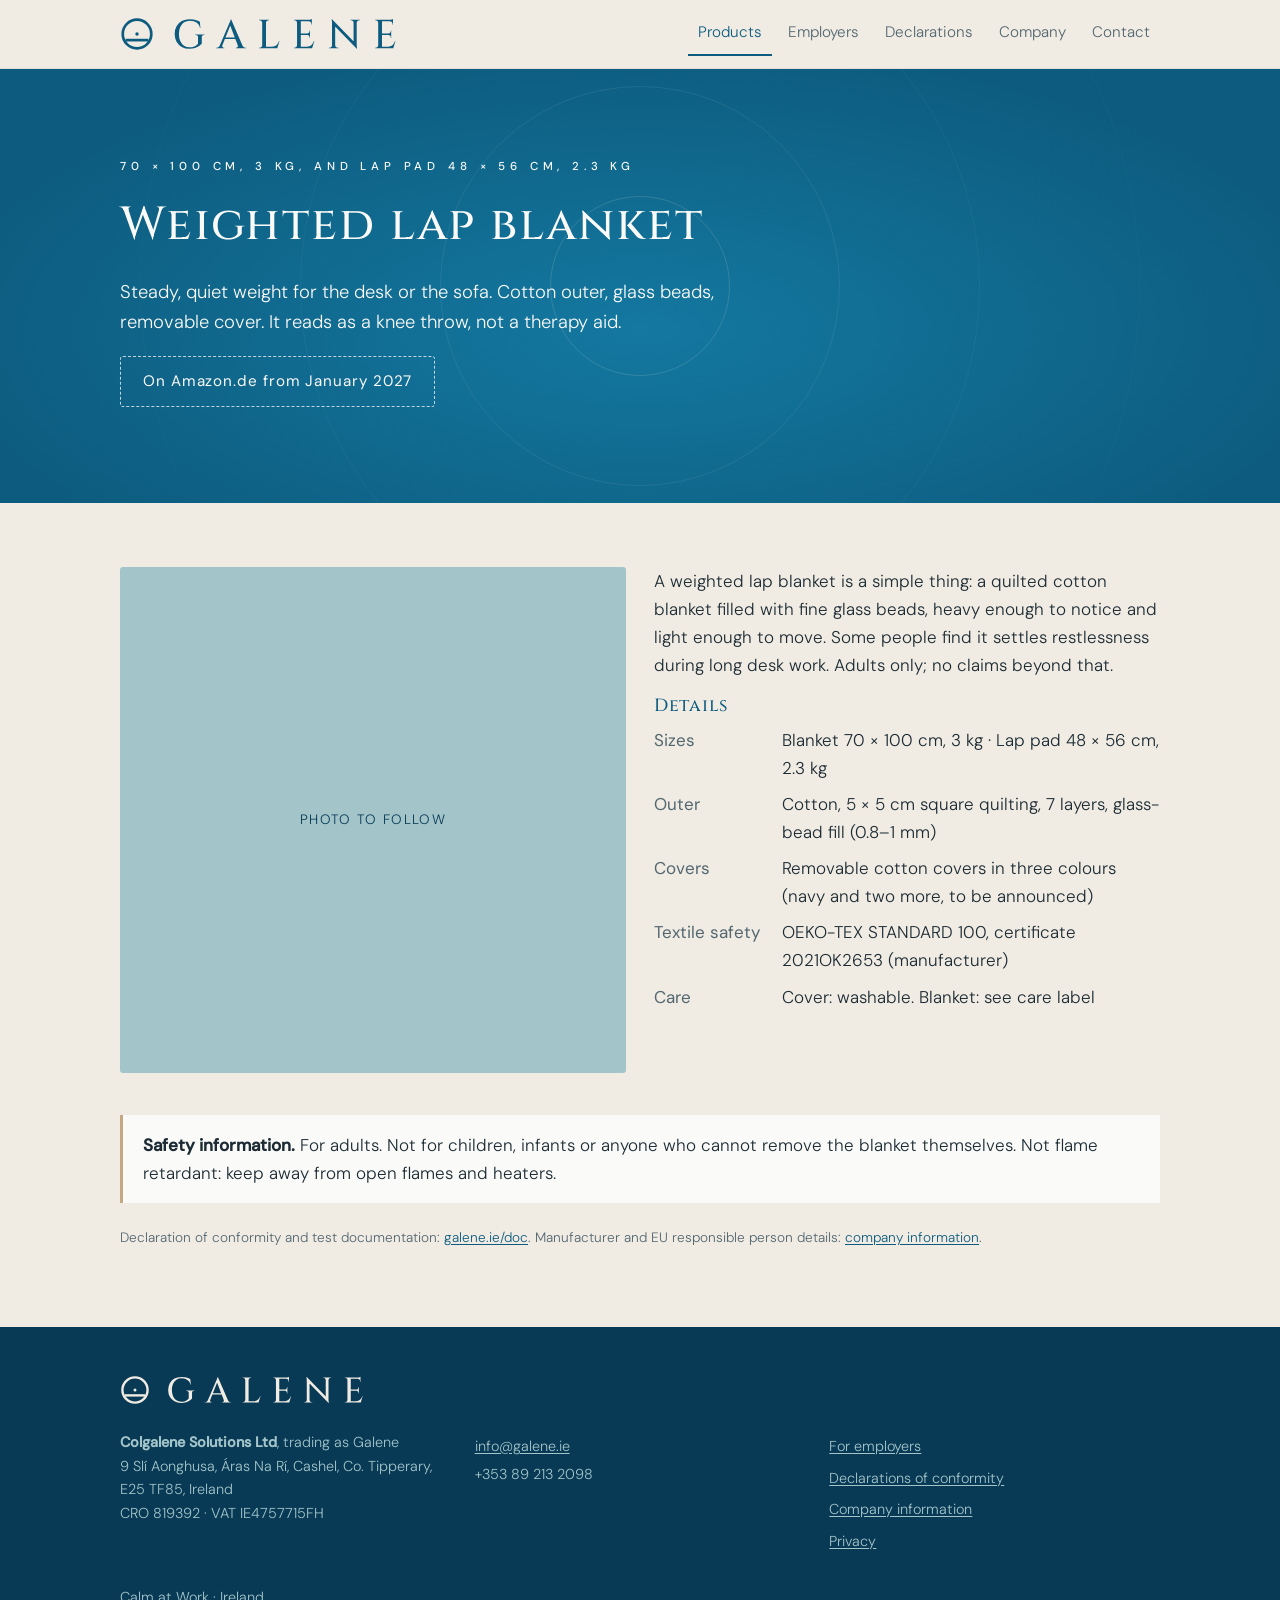
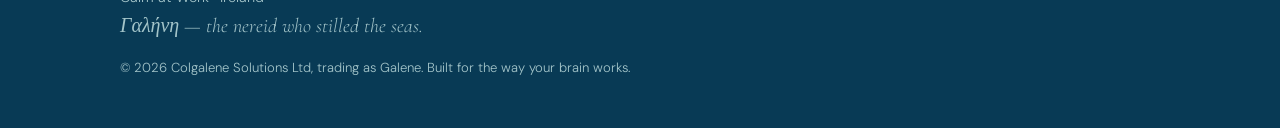
<file: products/weighted-lap-blanket/index.html>
<!doctype html><html lang="en"><head><meta charset="utf-8"><meta name="viewport" content="width=device-width,initial-scale=1">
<title>Weighted lap blanket — Galene</title><meta name="description" content="Steady, quiet weight for the desk or the sofa. Cotton outer, glass beads, removable cover. It reads as a knee throw, not a therapy aid."><link rel="canonical" href="https://galene.ie/products/weighted-lap-blanket/">
<link rel="icon" href="/assets/img/favicon.ico" sizes="32x32"><link rel="icon" href="/assets/img/favicon-32.svg" type="image/svg+xml"><link rel="apple-touch-icon" href="/assets/img/icon-180.png">
<meta http-equiv="Content-Security-Policy" content="default-src 'none'; style-src 'unsafe-inline'; img-src 'self' data:; font-src 'self'; connect-src 'self'; script-src 'inline-speculation-rules'; manifest-src 'self'; base-uri 'self'; form-action 'none'"><meta name="referrer" content="strict-origin-when-cross-origin"><meta name="theme-color" content="#F0EBE3"><meta name="color-scheme" content="light"><meta property="og:type" content="website"><meta property="og:site_name" content="Galene"><meta property="og:title" content="Weighted lap blanket — Galene"><meta property="og:description" content="Steady, quiet weight for the desk or the sofa. Cotton outer, glass beads, removable cover. It reads as a knee throw, not a therapy aid."><meta property="og:url" content="https://galene.ie/products/weighted-lap-blanket/"><meta property="og:image" content="https://galene.ie/assets/img/icon-512.png"><meta name="twitter:card" content="summary">
<link rel="preload" as="font" type="font/woff2" href="/assets/fonts/DMSans-normal-400-latin.woff2" crossorigin><link rel="preload" as="font" type="font/woff2" href="/assets/fonts/Cinzel-normal-400-latin.woff2" crossorigin>
<style>/* latin-ext */ @font-face { font-family: 'Cinzel'; font-style: normal; font-weight: 400 700; font-display: swap; src:url(/assets/fonts/Cinzel-normal-400-latin-ext.woff2) format('woff2'); unicode-range: U+0100-02BA, U+02BD-02C5, U+02C7-02CC, U+02CE-02D7, U+02DD-02FF, U+0304, U+0308, U+0329, U+1D00-1DBF, U+1E00-1E9F, U+1EF2-1EFF, U+2020, U+20A0-20AB, U+20AD-20C4, U+2113, U+2C60-2C7F, U+A720-A7FF; } /* latin */ @font-face { font-family: 'Cinzel'; font-style: normal; font-weight: 400 700; font-display: swap; src:url(/assets/fonts/Cinzel-normal-400-latin.woff2) format('woff2'); unicode-range: U+0000-00FF, U+0131, U+0152-0153, U+02BB-02BC, U+02C6, U+02DA, U+02DC, U+0304, U+0308, U+0329, U+2000-206F, U+20AC, U+2122, U+2191, U+2193, U+2212, U+2215, U+FEFF, U+FFFD; } /* latin-ext */ @font-face { font-family: 'Cormorant Garamond'; font-style: italic; font-weight: 300; font-display: swap; src:url(/assets/fonts/CormorantGaramond-italic-300-latin-ext.woff2) format('woff2'); unicode-range: U+0100-02BA, U+02BD-02C5, U+02C7-02CC, U+02CE-02D7, U+02DD-02FF, U+0304, U+0308, U+0329, U+1D00-1DBF, U+1E00-1E9F, U+1EF2-1EFF, U+2020, U+20A0-20AB, U+20AD-20C4, U+2113, U+2C60-2C7F, U+A720-A7FF; } /* latin */ @font-face { font-family: 'Cormorant Garamond'; font-style: italic; font-weight: 300; font-display: swap; src:url(/assets/fonts/CormorantGaramond-italic-300-latin.woff2) format('woff2'); unicode-range: U+0000-00FF, U+0131, U+0152-0153, U+02BB-02BC, U+02C6, U+02DA, U+02DC, U+0304, U+0308, U+0329, U+2000-206F, U+20AC, U+2122, U+2191, U+2193, U+2212, U+2215, U+FEFF, U+FFFD; } /* latin-ext */ @font-face { font-family: 'DM Sans'; font-style: normal; font-weight: 300 500; font-display: swap; src:url(/assets/fonts/DMSans-normal-400-latin-ext.woff2) format('woff2'); unicode-range: U+0100-02BA, U+02BD-02C5, U+02C7-02CC, U+02CE-02D7, U+02DD-02FF, U+0304, U+0308, U+0329, U+1D00-1DBF, U+1E00-1E9F, U+1EF2-1EFF, U+2020, U+20A0-20AB, U+20AD-20C4, U+2113, U+2C60-2C7F, U+A720-A7FF; } /* latin */ @font-face { font-family: 'DM Sans'; font-style: normal; font-weight: 300 500; font-display: swap; src:url(/assets/fonts/DMSans-normal-400-latin.woff2) format('woff2'); unicode-range: U+0000-00FF, U+0131, U+0152-0153, U+02BB-02BC, U+02C6, U+02DA, U+02DC, U+0304, U+0308, U+0329, U+2000-206F, U+20AC, U+2122, U+2191, U+2193, U+2212, U+2215, U+FEFF, U+FFFD; }
:root{--tide:#0D5C7F;--tide-mid:#1478A0;--deep:#083A55;--teal:#2E7D8C;--seafoam:#A3C4C9;--linen:#F0EBE3;--white:#FAFAF8;--stone:#536770;--ink:#1C2B33;--sand:#C4A882;--line:#e2dcd2;color-scheme:light}
*{box-sizing:border-box}
html{-webkit-text-size-adjust:100%;text-size-adjust:100%;scroll-padding-top:100px}
body{margin:0;background:var(--linen);color:var(--ink);font:300 1.0625rem/1.65 "DM Sans",system-ui,sans-serif}
h1,h2,h3{font-family:Cinzel,serif;font-weight:500;color:var(--tide);letter-spacing:.04em;line-height:1.2;margin:0 0 .5em;text-wrap:balance}
h1{font-size:clamp(1.9rem,4vw,2.9rem)}h2{font-size:clamp(1.4rem,2.6vw,1.9rem)}h3,.h3{font-size:1.1rem}
a{color:var(--tide);text-underline-offset:.15em}p{margin:0 0 1em;text-wrap:pretty}
:focus-visible{outline:2px solid var(--tide);outline-offset:3px;border-radius:2px}.hero :focus-visible,footer :focus-visible{outline-color:var(--white)}
.skip{position:absolute;left:12px;top:-80px;background:var(--deep);color:var(--white);padding:10px 16px;border-radius:3px;z-index:10;text-decoration:none}.skip:focus{top:12px}
.vh{position:absolute;width:1px;height:1px;overflow:hidden;clip-path:inset(50%);white-space:nowrap}
.wrap{max-width:1080px;margin:0 auto;padding:0 20px}
header{background:var(--linen);border-bottom:1px solid var(--line);position:sticky;top:0;z-index:5}
.hdr{display:flex;align-items:center;justify-content:space-between;height:68px;gap:16px}
.hdr img{height:34px;width:auto;display:block}
nav{display:flex;gap:6px;font-size:.95rem}nav a{color:var(--stone);text-decoration:none;display:inline-flex;align-items:center;min-height:44px;padding:0 10px;border-bottom:2px solid transparent}nav a:hover{color:var(--tide)}nav a[aria-current]{color:var(--tide);border-bottom-color:var(--tide)}
.hero{background:radial-gradient(ellipse at 50% 60%,#1478A0 0%,#0D5C7F 78%);color:var(--white);position:relative;overflow:hidden;padding:88px 0 96px}.hero .wrap{position:relative}
.hero h1{color:var(--white)}.hero p{max-width:40rem;font-size:1.15rem}
.ripples{position:absolute;inset:0;display:flex;align-items:center;justify-content:center;pointer-events:none}.ripple{position:absolute;border-radius:50%;border:1px solid rgba(163,196,201,.22)}.ripple:nth-child(1){width:180px;height:180px}.ripple:nth-child(2){width:400px;height:400px;opacity:.55}.ripple:nth-child(3){width:680px;height:680px;opacity:.28}.ripple:nth-child(4){width:1000px;height:1000px;opacity:.12}.hero-home{min-height:88vh;min-height:88svh;display:flex;align-items:center;text-align:center}.hero-home .wrap{display:flex;flex-direction:column;align-items:center}.hero-mark{width:64px;height:64px;margin-bottom:32px}.hero-title{font-family:Cinzel,serif;font-weight:400;font-size:clamp(2.6rem,9vw,8rem);letter-spacing:.28em;color:var(--white);line-height:1;margin:0 0 28px;padding-left:.28em}.hero-sub{font-family:"Cormorant Garamond",serif;font-style:italic;font-weight:300;font-size:clamp(1.3rem,2.5vw,1.9rem);color:var(--white);line-height:1.55;max-width:540px;margin:0 auto 40px}.quote{font-family:"Cormorant Garamond",serif;font-style:italic;font-size:1.25rem;color:var(--stone)}
.eyebrow{font-size:.72rem;font-weight:500;letter-spacing:.42em;text-transform:uppercase;color:var(--white);margin-bottom:22px}
.cta{display:flex;gap:12px;flex-wrap:wrap}.hero-home .cta{justify-content:center}
.btn{display:inline-block;padding:12px 22px;border-radius:3px;text-decoration:none;font-weight:400;letter-spacing:.06em;font-size:.95rem}
.btn-sea{background:var(--seafoam);color:var(--deep)}.btn-sea:hover{background:var(--white)}
.btn-dark{background:var(--tide);color:var(--white)}.btn-dark:hover{background:var(--teal)}
.btn-ghost{border:1px solid rgba(250,250,248,.75);color:var(--white)}.btn-ghost:hover{border-color:var(--white);background:rgba(250,250,248,.08)}
.btn-soon{border:1px dashed rgba(250,250,248,.75);color:var(--white);cursor:default}
section{padding:64px 0}section.alt{background:var(--white)}
.grid{display:grid;gap:28px;grid-template-columns:repeat(auto-fit,minmax(260px,1fr))}
.split{display:grid;gap:28px;grid-template-columns:minmax(0,1fr) minmax(0,1fr);align-items:start}
.card{background:var(--white);border-left:3px solid var(--teal);padding:24px 24px 20px;display:flex;flex-direction:column;transition:transform .2s ease,box-shadow .2s ease}.card:hover{transform:translateY(-2px);box-shadow:0 10px 28px rgba(8,58,85,.09)}
.card h2,.card h3{margin:0 0 .25em}.card .sub{color:var(--stone);font-size:.9rem;margin-bottom:.8em}.card p{flex:1}
.card a.more{text-decoration:none;font-size:.95rem;display:inline-flex;align-items:center;min-height:44px;margin-bottom:-10px}.card a.more:hover{text-decoration:underline}
.ph{background:var(--seafoam);aspect-ratio:4/3;border-radius:3px;display:flex;align-items:center;justify-content:center;color:var(--deep);font-size:.85rem;letter-spacing:.1em;text-transform:uppercase;margin-bottom:18px}.ph-sq{aspect-ratio:1}
.ph-img{width:100%;height:auto;aspect-ratio:4/3;object-fit:contain;background:#fff;border-radius:3px;border:1px solid var(--line);display:block;margin-bottom:18px}.pfig{margin:0}.pfig img{width:100%;height:auto;aspect-ratio:1;object-fit:contain;background:#fff;border-radius:3px;border:1px solid var(--line);display:block}.pfig figcaption{margin-top:8px}
dl.facts{display:grid;grid-template-columns:max-content minmax(0,1fr);gap:8px 22px;margin:0}dl.facts dt{color:var(--stone);font-weight:400}dl.facts dd{margin:0;overflow-wrap:anywhere}
.note{background:var(--white);border-left:3px solid var(--sand);padding:16px 20px;margin:24px 0}
table{border-collapse:collapse;width:100%;font-size:.95rem}th,td{text-align:left;vertical-align:top;padding:10px 12px;border-bottom:1px solid var(--line);overflow-wrap:anywhere}thead th{color:var(--stone);font-weight:400}tbody th{font-weight:500}tbody th a{display:inline-block;padding:4px 0}
footer{background:var(--deep);color:var(--seafoam);padding:48px 0 36px;font-size:.9rem}
footer img{height:30px;width:auto;margin-bottom:18px}footer a{color:var(--seafoam);display:inline-block;padding:4px 0}footer .cols{display:grid;gap:24px;grid-template-columns:repeat(auto-fit,minmax(220px,1fr))}footer .tag{margin-top:28px}footer .quote{color:var(--seafoam)}footer .fine{font-size:.82rem}
.small{font-size:.85rem;color:var(--stone)}
.pts{display:grid;gap:28px 56px;grid-template-columns:repeat(auto-fit,minmax(min(100%,400px),1fr));margin-top:28px}.pts h3{margin-bottom:.35em}.pts p{margin:0}
.steps{list-style:none;padding:0;margin:28px 0 0;counter-reset:s;display:grid;gap:28px;grid-template-columns:repeat(auto-fit,minmax(240px,1fr))}.steps li{counter-increment:s;border-top:2px solid var(--teal);padding-top:14px}.steps li::before{content:counter(s,decimal-leading-zero);font-family:Cinzel,serif;font-size:1.5rem;color:var(--tide);display:block;margin-bottom:6px}.steps strong{font-weight:500}
.band{background:var(--deep);color:var(--white)}.band h2{color:var(--white)}.band p{max-width:44rem}.band .small{color:var(--seafoam)}.band a:not(.btn){color:var(--white)}.band :focus-visible{outline-color:var(--white)}
.lead{max-width:44rem;font-size:1.1rem}
@view-transition{navigation:auto}
@media(max-width:860px){.hero-home{min-height:70vh;min-height:70svh}.hdr{height:auto;padding:8px 20px 0;flex-wrap:wrap;gap:0 16px}.hdr img{height:24px}nav{width:100%;justify-content:space-between;gap:0;font-size:clamp(.72rem,3.5vw,.82rem)}nav a{padding:0}.hero{padding:60px 0 64px}.split{grid-template-columns:minmax(0,1fr)}dl.facts{grid-template-columns:minmax(0,1fr);gap:2px 0}dl.facts dd{margin-bottom:10px}
table,thead,tbody,tr,th,td{display:block}thead{position:absolute;width:1px;height:1px;overflow:hidden;clip-path:inset(50%)}tbody tr{background:var(--white);border-left:3px solid var(--teal);padding:14px 16px;margin-bottom:16px}tbody th,tbody td{border:0;padding:6px 0}td[data-label]::before{content:attr(data-label);display:block;font-size:.74rem;font-weight:500;letter-spacing:.08em;text-transform:uppercase;color:var(--stone)}}
@media(prefers-reduced-motion:reduce){.card{transition:none}.card:hover{transform:none}::view-transition-group(*),::view-transition-old(*),::view-transition-new(*){animation:none!important}}
</style>
<script type="speculationrules">{"prefetch":[{"where":{"and":[{"href_matches":"/*"},{"not":{"selector_matches":"[rel~=nofollow]"}}]},"eagerness":"moderate"}]}</script><script type="application/ld+json">{"@context":"https://schema.org","@type":"Product","@id":"https://galene.ie/products/weighted-lap-blanket/#product","name":"Weighted lap blanket","description":"Steady, quiet weight for the desk or the sofa. Cotton outer, glass beads, removable cover. It reads as a knee throw, not a therapy aid. A weighted lap blanket is a simple thing: a quilted cotton blanket filled with fine glass beads, heavy enough to notice and light enough to move. Some people find it settles restlessness during long desk work. Adults only; no claims beyond that.","url":"https://galene.ie/products/weighted-lap-blanket/","brand":{"@type":"Brand","name":"Galene"},"category":"Workplace tools for neurodivergent adults","additionalProperty":[{"@type":"PropertyValue","name":"Sizes","value":"Blanket 70 × 100 cm, 3 kg · Lap pad 48 × 56 cm, 2.3 kg"},{"@type":"PropertyValue","name":"Outer","value":"Cotton, 5 × 5 cm square quilting, 7 layers, glass-bead fill (0.8–1 mm)"},{"@type":"PropertyValue","name":"Covers","value":"Removable cotton covers in three colours (navy and two more, to be announced)"},{"@type":"PropertyValue","name":"Textile safety","value":"OEKO-TEX STANDARD 100, certificate 2021OK2653 (manufacturer)"},{"@type":"PropertyValue","name":"Care","value":"Cover: washable. Blanket: see care label"}]}</script><script type="application/ld+json">{"@context":"https://schema.org","@type":"BreadcrumbList","itemListElement":[{"@type":"ListItem","position":1,"name":"Galene","item":"https://galene.ie/"},{"@type":"ListItem","position":2,"name":"Products","item":"https://galene.ie/products/"},{"@type":"ListItem","position":3,"name":"Weighted lap blanket","item":"https://galene.ie/products/weighted-lap-blanket/"}]}</script></head><body>
<a class="skip" href="#main">Skip to content</a>
<header><div class="wrap hdr"><a href="/"><img src="/assets/img/galene-lockup-horizontal-tide.svg" alt="Galene home" width="277" height="34"></a><nav aria-label="Main"><a href="/products/" aria-current="true">Products</a><a href="/employers/">Employers</a><a href="/doc/">Declarations</a><a href="/company/">Company</a><a href="/contact/">Contact</a></nav></div></header>
<main id="main">
<div class="hero"><div class="ripples" aria-hidden="true"><div class="ripple"></div><div class="ripple"></div><div class="ripple"></div><div class="ripple"></div></div><div class="wrap"><div class="eyebrow">70 × 100 cm, 3 kg, and lap pad 48 × 56 cm, 2.3 kg</div><h1>Weighted lap blanket</h1><p>Steady, quiet weight for the desk or the sofa. Cotton outer, glass beads, removable cover. It reads as a knee throw, not a therapy aid.</p><span class="btn btn-soon">On Amazon.de from January 2027</span></div></div><section><div class="wrap"><div class="split"><div><div class="ph ph-sq">Photo to follow</div></div><div><p>A weighted lap blanket is a simple thing: a quilted cotton blanket filled with fine glass beads, heavy enough to notice and light enough to move. Some people find it settles restlessness during long desk work. Adults only; no claims beyond that.</p><h2 class="h3">Details</h2><dl class="facts"><dt>Sizes</dt><dd>Blanket 70 × 100 cm, 3 kg · Lap pad 48 × 56 cm, 2.3 kg</dd><dt>Outer</dt><dd>Cotton, 5 × 5 cm square quilting, 7 layers, glass-bead fill (0.8–1 mm)</dd><dt>Covers</dt><dd>Removable cotton covers in three colours (navy and two more, to be announced)</dd><dt>Textile safety</dt><dd>OEKO-TEX STANDARD 100, certificate 2021OK2653 (manufacturer)</dd><dt>Care</dt><dd>Cover: washable. Blanket: see care label</dd></dl></div></div><div class="note"><strong>Safety information.</strong> For adults. Not for children, infants or anyone who cannot remove the blanket themselves. Not flame retardant: keep away from open flames and heaters.</div><p class="small">Declaration of conformity and test documentation: <a href="/doc/">galene.ie/doc</a>. Manufacturer and EU responsible person details: <a href="/company/">company information</a>.</p></div></section>
</main>
<footer><div class="wrap"><img src="/assets/img/galene-lockup-horizontal-linen.svg" alt="Galene" width="244" height="30" loading="lazy"><div class="cols">
<div><strong>Colgalene Solutions Ltd</strong>, trading as Galene<br>9 Slí Aonghusa, Áras Na Rí, Cashel, Co. Tipperary, E25 TF85, Ireland<br>CRO 819392 · VAT IE4757715FH</div>
<div><a href="mailto:info@galene.ie">info@galene.ie</a><br>+353 89 213 2098</div>
<div><a href="/employers/">For employers</a><br><a href="/doc/">Declarations of conformity</a><br><a href="/company/">Company information</a><br><a href="/privacy/">Privacy</a></div>
</div><p class="tag">Calm at Work · Ireland<br><span class="quote"><span lang="el">Γαλήνη</span> — the nereid who stilled the seas.</span></p><p class="fine">© 2026 Colgalene Solutions Ltd, trading as Galene. Built for the way your brain works.</p></div></footer>
</body></html>
</file>
